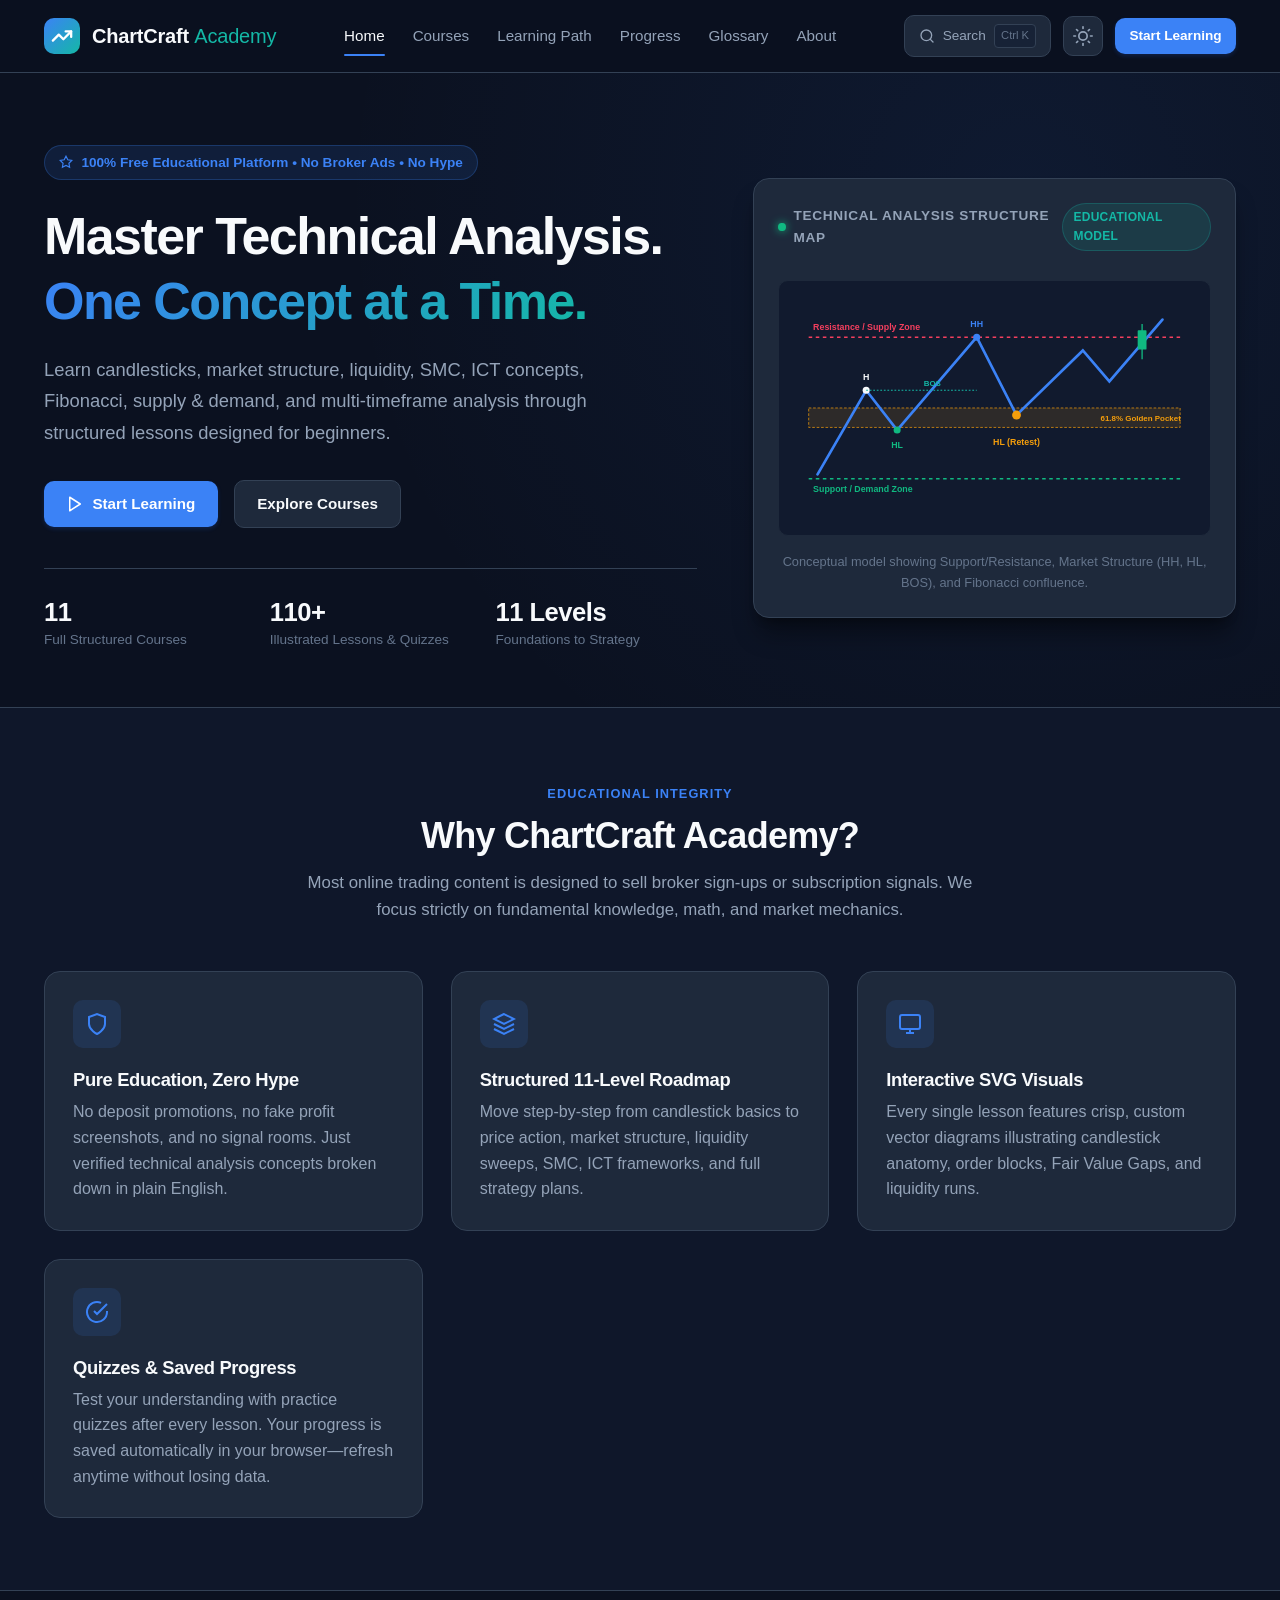
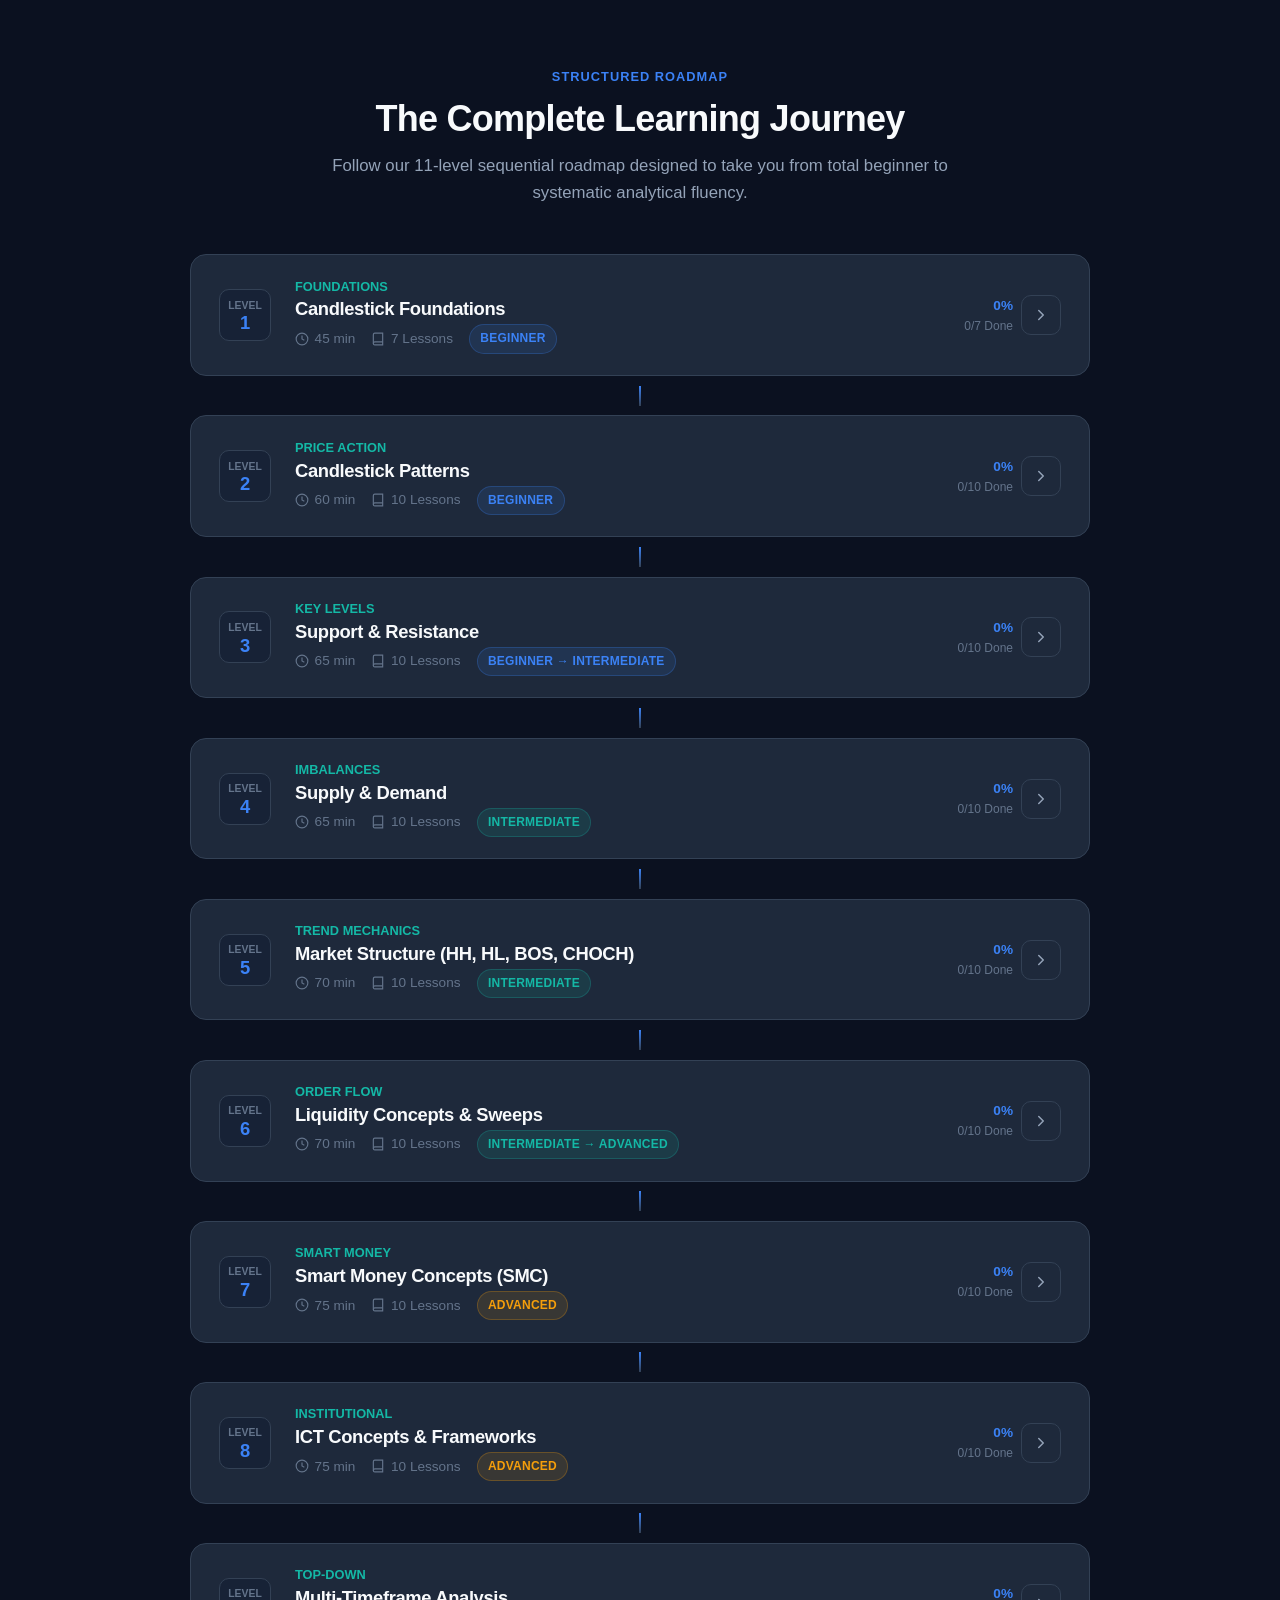
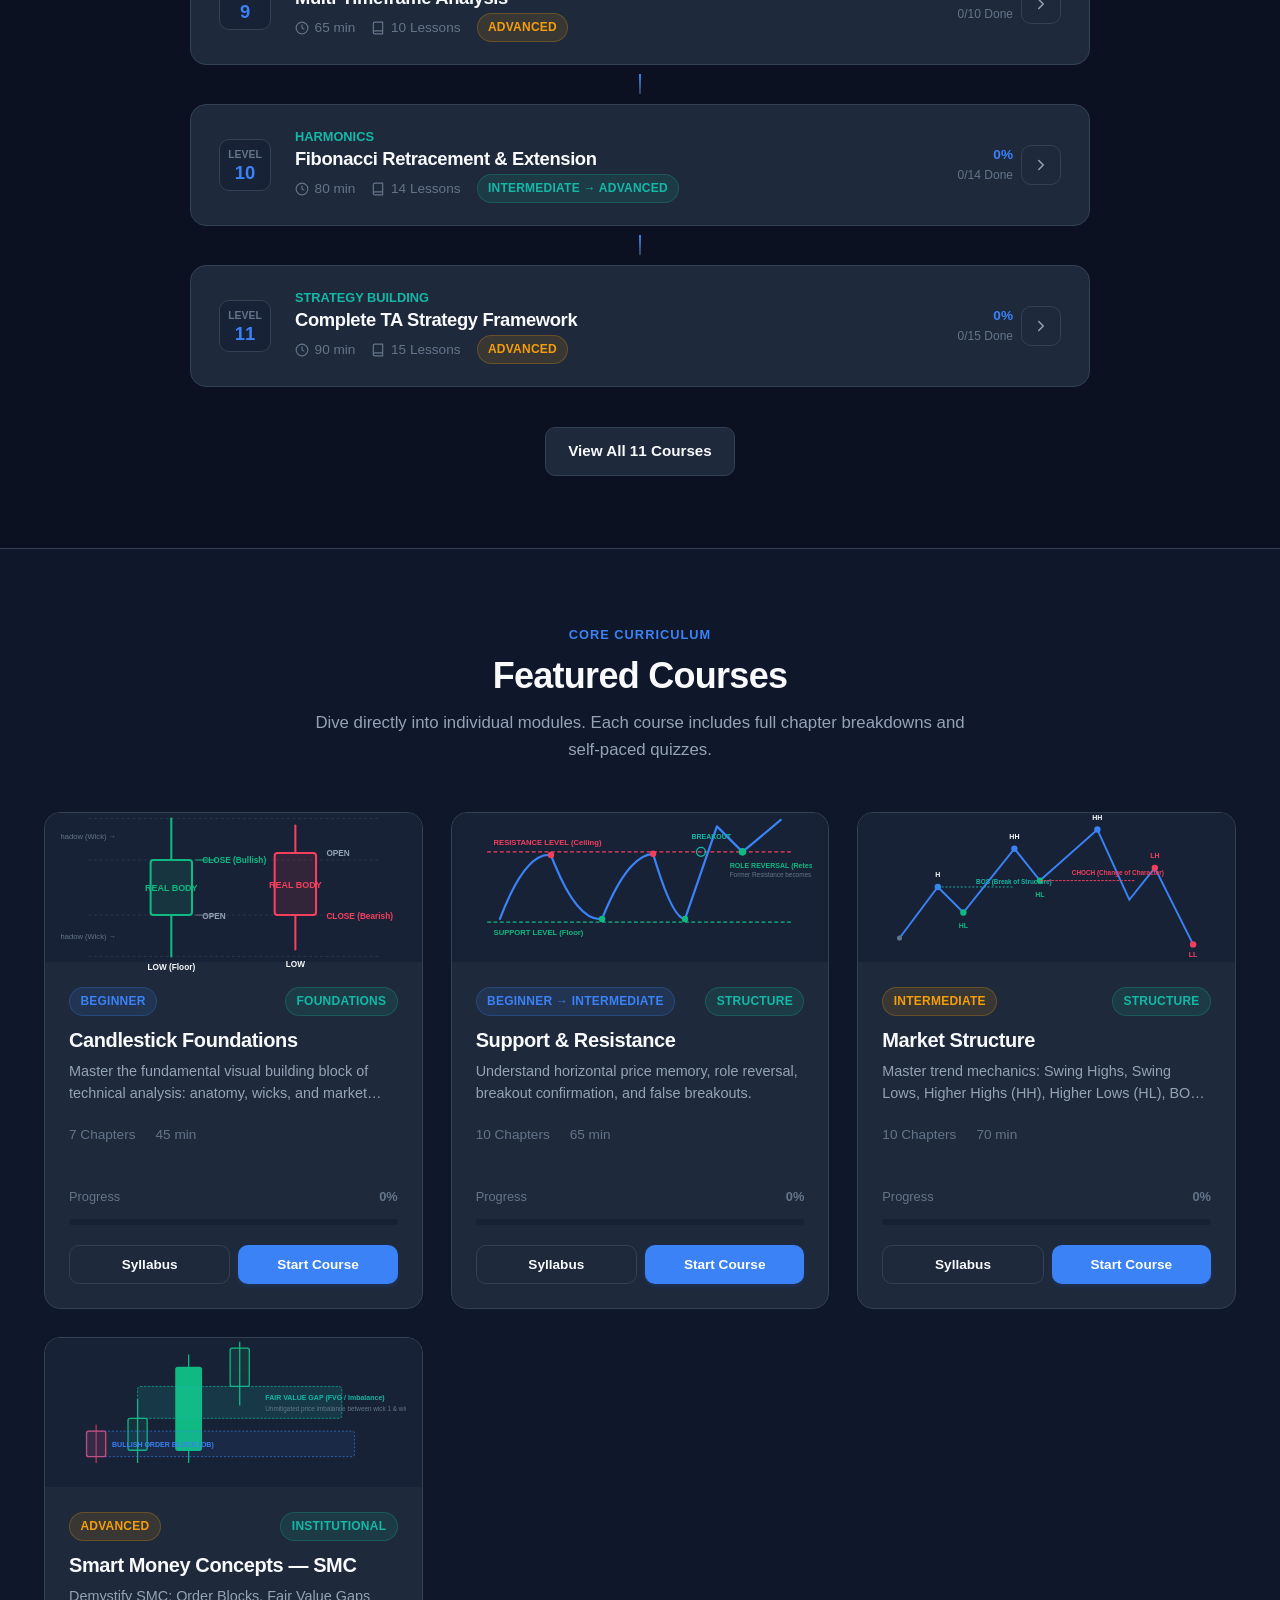
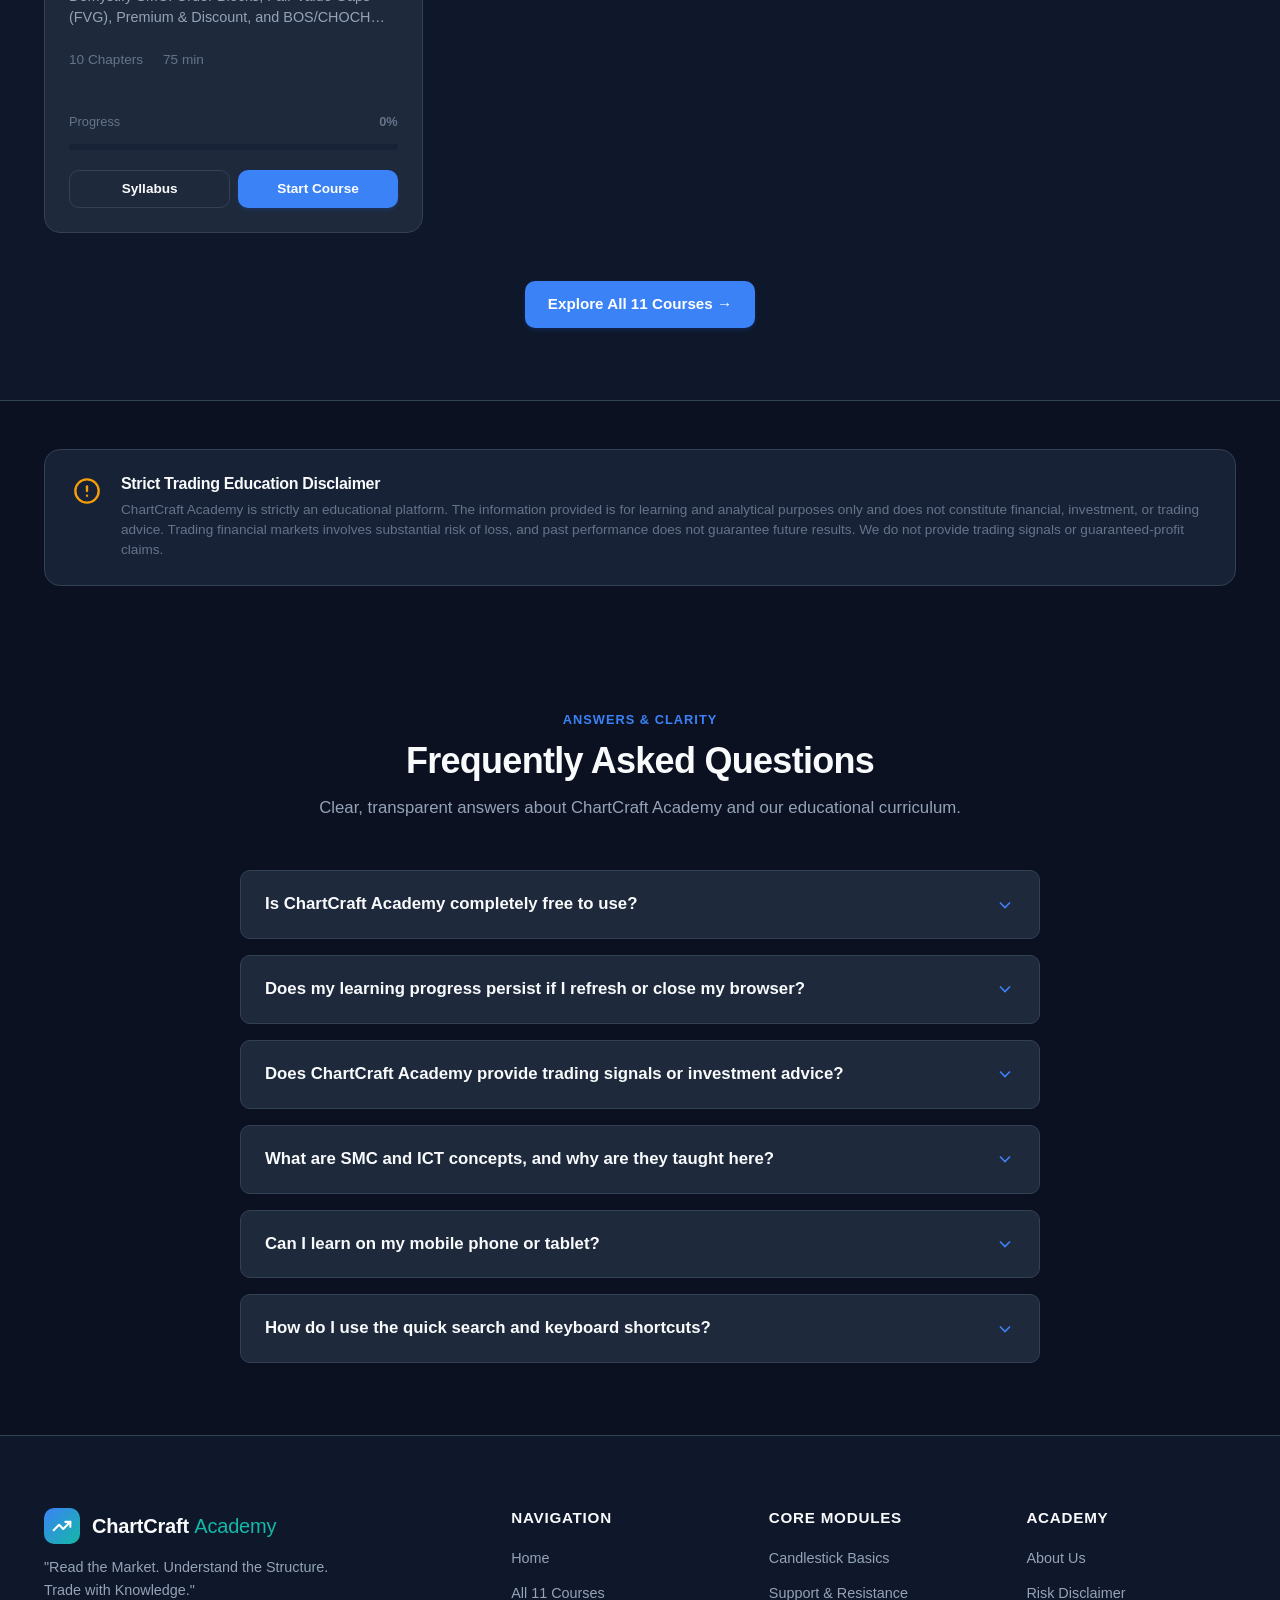
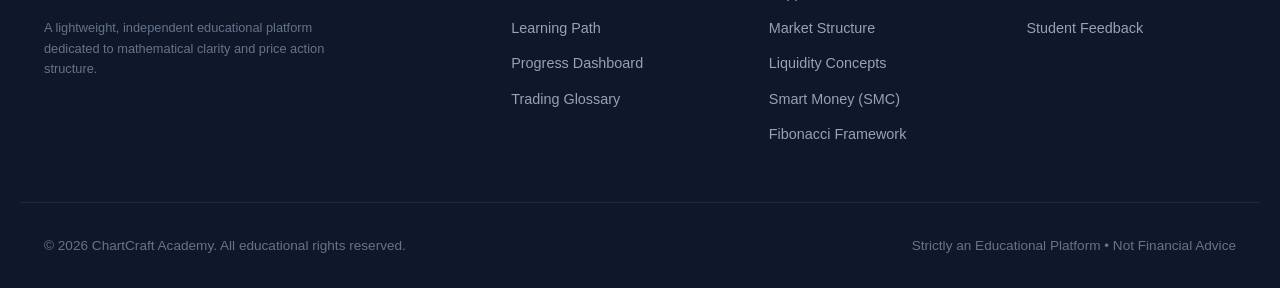
<file: index.html>
<!DOCTYPE html>
<html lang="en" data-theme="dark">
<head>
  <!-- Google tag (gtag.js) -->
  <script async src="https://www.googletagmanager.com/gtag/js?id=G-4Y4MCDEMW6"></script>
  <script>
    window.dataLayer = window.dataLayer || [];
    function gtag(){dataLayer.push(arguments);}
    gtag('js', new Date());

    gtag('config', 'G-4Y4MCDEMW6');
  </script>
  <meta charset="UTF-8">
  <meta name="viewport" content="width=device-width, initial-scale=1.0">
  <title>ChartCraft Academy | Master Technical Analysis & Market Structure</title>
  <meta name="description" content="ChartCraft Academy is an educational platform designed to teach Technical Analysis, market structure, candlesticks, SMC, and Fibonacci through structured lessons.">
  <link rel="stylesheet" href="css/style.css">
</head>
<body>

  <!-- Site Header -->
  <header class="site-header">
    <div class="container nav-container">
      <a href="index.html" class="brand-logo" aria-label="ChartCraft Academy Home">
        <div class="brand-icon">
          <svg width="22" height="22" viewBox="0 0 24 24" fill="none" stroke="currentColor" stroke-width="2.5" stroke-linecap="round" stroke-linejoin="round">
            <polyline points="22 7 13.5 15.5 8.5 10.5 2 17"></polyline>
            <polyline points="16 7 22 7 22 13"></polyline>
          </svg>
        </div>
        <span>ChartCraft <span style="color: var(--accent-teal); font-weight: 400;">Academy</span></span>
      </a>

      <!-- Desktop Nav -->
      <nav class="nav-links" aria-label="Primary Navigation">
        <a href="index.html" class="nav-link active">Home</a>
        <a href="courses.html" class="nav-link">Courses</a>
        <a href="#learning-path" class="nav-link">Learning Path</a>
        <a href="progress.html" class="nav-link">Progress</a>
        <a href="glossary.html" class="nav-link">Glossary</a>
        <a href="about.html" class="nav-link">About</a>
      </nav>

      <!-- Nav Actions -->
      <div class="nav-actions">
        <button class="search-trigger" aria-label="Search Academy" title="Search (Ctrl + K)">
          <svg width="16" height="16" viewBox="0 0 24 24" fill="none" stroke="currentColor" stroke-width="2" stroke-linecap="round" stroke-linejoin="round">
            <circle cx="11" cy="11" r="8"></circle>
            <line x1="21" y1="21" x2="16.65" y2="16.65"></line>
          </svg>
          <span style="font-size: 0.85rem;">Search</span>
          <span class="search-shortcut">Ctrl K</span>
        </button>

        <button class="btn-icon theme-toggle-btn" aria-label="Toggle Dark/Light Mode" title="Toggle Theme">
          <!-- Populated by script.js -->
        </button>

        <a href="lessons.html?course=course-1&lesson=1" class="btn btn-primary btn-sm">
          Start Learning
        </a>

        <button class="btn-icon mobile-menu-btn" aria-label="Open mobile menu">
          <svg width="24" height="24" viewBox="0 0 24 24" fill="none" stroke="currentColor" stroke-width="2" stroke-linecap="round" stroke-linejoin="round">
            <line x1="3" y1="12" x2="21" y2="12"></line>
            <line x1="3" y1="6" x2="21" y2="6"></line>
            <line x1="3" y1="18" x2="21" y2="18"></line>
          </svg>
        </button>
      </div>
    </div>
  </header>

  <!-- Mobile Nav Drawer -->
  <div class="mobile-nav-drawer" role="dialog" aria-modal="true" aria-label="Mobile Navigation">
    <a href="index.html" class="nav-link active">Home</a>
    <a href="courses.html" class="nav-link">All 11 Courses</a>
    <a href="#learning-path" class="nav-link">Learning Roadmap</a>
    <a href="progress.html" class="nav-link">My Progress Dashboard</a>
    <a href="glossary.html" class="nav-link">Trading Glossary</a>
    <a href="about.html" class="nav-link">About Academy</a>
    <div style="margin-top: auto; display: flex; flex-direction: column; gap: 0.75rem;">
      <a href="lessons.html?course=course-1&lesson=1" class="btn btn-primary">Start Learning Now</a>
    </div>
  </div>

  <main>
    <!-- Hero Section -->
    <section class="hero-section">
      <div class="container hero-grid">
        <div class="hero-content">
          <div class="hero-tag">
            <svg width="14" height="14" viewBox="0 0 24 24" fill="none" stroke="currentColor" stroke-width="2">
              <polygon points="12 2 15.09 8.26 22 9.27 17 14.14 18.18 21.02 12 17.77 5.82 21.02 7 14.14 2 9.27 8.91 8.26 12 2"></polygon>
            </svg>
            100% Free Educational Platform • No Broker Ads • No Hype
          </div>
          <h1 class="hero-title">
            Master Technical Analysis. <br>
            <span class="text-gradient">One Concept at a Time.</span>
          </h1>
          <p class="hero-subtitle">
            Learn candlesticks, market structure, liquidity, SMC, ICT concepts, Fibonacci, supply &amp; demand, and multi-timeframe analysis through structured lessons designed for beginners.
          </p>
          <div class="hero-buttons">
            <a href="lessons.html?course=course-1&lesson=1" class="btn btn-primary" id="heroStartLearningBtn">
              <svg width="18" height="18" viewBox="0 0 24 24" fill="none" stroke="currentColor" stroke-width="2" stroke-linecap="round" stroke-linejoin="round">
                <polygon points="5 3 19 12 5 21 5 3"></polygon>
              </svg>
              Start Learning
            </a>
            <a href="courses.html" class="btn btn-secondary" id="heroExploreCoursesBtn">
              Explore Courses
            </a>
          </div>
          <div class="hero-stats">
            <div class="stat-item">
              <h4>11</h4>
              <p>Full Structured Courses</p>
            </div>
            <div class="stat-item">
              <h4>110+</h4>
              <p>Illustrated Lessons &amp; Quizzes</p>
            </div>
            <div class="stat-item">
              <h4>11 Levels</h4>
              <p>Foundations to Strategy</p>
            </div>
          </div>
        </div>

        <!-- TA Educational Diagram -->
        <div class="hero-diagram-card">
          <div class="diagram-header">
            <div class="diagram-title">
              <span class="diagram-pulse"></span>
              Technical Analysis Structure Map
            </div>
            <span class="badge badge-teal">Educational Model</span>
          </div>
          <div class="svg-diagram-wrapper">
            <svg viewBox="0 0 460 260" fill="none" xmlns="http://www.w3.org/2000/svg">
              <!-- S/R lines -->
              <line x1="20" y1="50" x2="440" y2="50" stroke="var(--bearish)" stroke-width="1.5" stroke-dasharray="4 4" />
              <text x="25" y="42" fill="var(--bearish)" font-size="10" font-weight="700">Resistance / Supply Zone</text>
              
              <line x1="20" y1="210" x2="440" y2="210" stroke="var(--bullish)" stroke-width="1.5" stroke-dasharray="4 4" />
              <text x="25" y="225" fill="var(--bullish)" font-size="10" font-weight="700">Support / Demand Zone</text>

              <!-- Fibonacci 61.8% Golden Pocket zone -->
              <rect x="20" y="130" width="420" height="22" fill="rgba(245, 158, 11, 0.12)" stroke="var(--warning)" stroke-width="0.8" stroke-dasharray="3 2" />
              <text x="350" y="145" fill="var(--warning)" font-size="9" font-weight="700">61.8% Golden Pocket</text>

              <!-- Price path -->
              <path d="M 30 205 L 85 110 L 120 155 L 210 50 L 255 138 L 330 65 L 360 100 L 420 30" 
                    stroke="var(--accent-primary)" stroke-width="3" fill="none" stroke-linecap="round" />

              <!-- Structural labels -->
              <circle cx="85" cy="110" r="4" fill="var(--text-primary)" />
              <text x="85" y="98" fill="var(--text-primary)" font-size="10" font-weight="700" text-anchor="middle">H</text>

              <circle cx="120" cy="155" r="4" fill="var(--bullish)" />
              <text x="120" y="175" fill="var(--bullish)" font-size="10" font-weight="700" text-anchor="middle">HL</text>

              <circle cx="210" cy="50" r="4" fill="var(--accent-primary)" />
              <text x="210" y="38" fill="var(--accent-primary)" font-size="10" font-weight="700" text-anchor="middle">HH</text>

              <!-- Break of Structure annotation -->
              <line x1="85" y1="110" x2="210" y2="110" stroke="var(--accent-teal)" stroke-dasharray="2 2" stroke-width="1.2" />
              <text x="150" y="105" fill="var(--accent-teal)" font-size="9" font-weight="700">BOS</text>

              <circle cx="255" cy="138" r="5" fill="var(--warning)" />
              <text x="255" y="172" fill="var(--warning)" font-size="10" font-weight="700" text-anchor="middle">HL (Retest)</text>

              <!-- Candlestick cluster mini -->
              <g transform="translate(385, 30)">
                <line x1="12" y1="5" x2="12" y2="45" stroke="var(--bullish)" stroke-width="1.5" />
                <rect x="7" y="12" width="10" height="22" rx="1" fill="var(--bullish)" />
              </g>
            </svg>
          </div>
          <div class="diagram-caption">
            Conceptual model showing Support/Resistance, Market Structure (HH, HL, BOS), and Fibonacci confluence.
          </div>
        </div>
      </div>
    </section>

    <!-- Value Props / Why Pure Education -->
    <section class="section section-alt">
      <div class="container">
        <div class="section-header">
          <span class="section-tag">Educational Integrity</span>
          <h2 class="section-title">Why ChartCraft Academy?</h2>
          <p class="section-subtitle">
            Most online trading content is designed to sell broker sign-ups or subscription signals. We focus strictly on fundamental knowledge, math, and market mechanics.
          </p>
        </div>
        <div class="features-grid">
          <div class="feature-box">
            <div class="feature-icon">
              <svg width="24" height="24" viewBox="0 0 24 24" fill="none" stroke="currentColor" stroke-width="2">
                <path d="M12 22s8-4 8-10V5l-8-3-8 3v7c0 6 8 10 8 10z"></path>
              </svg>
            </div>
            <h3>Pure Education, Zero Hype</h3>
            <p>No deposit promotions, no fake profit screenshots, and no signal rooms. Just verified technical analysis concepts broken down in plain English.</p>
          </div>
          <div class="feature-box">
            <div class="feature-icon">
              <svg width="24" height="24" viewBox="0 0 24 24" fill="none" stroke="currentColor" stroke-width="2">
                <polygon points="12 2 2 7 12 12 22 7 12 2"></polygon>
                <polyline points="2 17 12 22 22 17"></polyline>
                <polyline points="2 12 12 17 22 12"></polyline>
              </svg>
            </div>
            <h3>Structured 11-Level Roadmap</h3>
            <p>Move step-by-step from candlestick basics to price action, market structure, liquidity sweeps, SMC, ICT frameworks, and full strategy plans.</p>
          </div>
          <div class="feature-box">
            <div class="feature-icon">
              <svg width="24" height="24" viewBox="0 0 24 24" fill="none" stroke="currentColor" stroke-width="2">
                <rect x="2" y="3" width="20" height="14" rx="2" ry="2"></rect>
                <line x1="8" y1="21" x2="16" y2="21"></line>
                <line x1="12" y1="17" x2="12" y2="21"></line>
              </svg>
            </div>
            <h3>Interactive SVG Visuals</h3>
            <p>Every single lesson features crisp, custom vector diagrams illustrating candlestick anatomy, order blocks, Fair Value Gaps, and liquidity runs.</p>
          </div>
          <div class="feature-box">
            <div class="feature-icon">
              <svg width="24" height="24" viewBox="0 0 24 24" fill="none" stroke="currentColor" stroke-width="2">
                <path d="M22 11.08V12a10 10 0 1 1-5.93-9.14"></path>
                <polyline points="22 4 12 14.01 9 11.01"></polyline>
              </svg>
            </div>
            <h3>Quizzes &amp; Saved Progress</h3>
            <p>Test your understanding with practice quizzes after every lesson. Your progress is saved automatically in your browser—refresh anytime without losing data.</p>
          </div>
        </div>
      </div>
    </section>

    <!-- Learning Path Roadmap Section -->
    <section class="section" id="learning-path">
      <div class="container">
        <div class="section-header">
          <span class="section-tag">Structured Roadmap</span>
          <h2 class="section-title">The Complete Learning Journey</h2>
          <p class="section-subtitle">
            Follow our 11-level sequential roadmap designed to take you from total beginner to systematic analytical fluency.
          </p>
        </div>

        <div class="roadmap-container" id="roadmapList">
          <!-- Rendered dynamically via js/script.js -->
        </div>

        <div style="text-align: center; margin-top: 2.5rem;">
          <a href="courses.html" class="btn btn-secondary">
            View All 11 Courses
          </a>
        </div>
      </div>
    </section>

    <!-- Featured Courses Grid -->
    <section class="section section-alt">
      <div class="container">
        <div class="section-header">
          <span class="section-tag">Core Curriculum</span>
          <h2 class="section-title">Featured Courses</h2>
          <p class="section-subtitle">
            Dive directly into individual modules. Each course includes full chapter breakdowns and self-paced quizzes.
          </p>
        </div>

        <div class="courses-grid" id="featuredCoursesGrid">
          <!-- Rendered dynamically via js/script.js -->
        </div>

        <div style="text-align: center; margin-top: 3rem;">
          <a href="courses.html" class="btn btn-primary">
            Explore All 11 Courses &rarr;
          </a>
        </div>
      </div>
    </section>

    <!-- Educational Disclaimer Banner -->
    <section class="container">
      <div class="disclaimer-banner">
        <div class="disclaimer-icon">
          <svg width="28" height="28" viewBox="0 0 24 24" fill="none" stroke="currentColor" stroke-width="2" stroke-linecap="round" stroke-linejoin="round">
            <circle cx="12" cy="12" r="10"></circle>
            <line x1="12" y1="8" x2="12" y2="12"></line>
            <line x1="12" y1="16" x2="12.01" y2="16"></line>
          </svg>
        </div>
        <div class="disclaimer-text">
          <h4>Strict Trading Education Disclaimer</h4>
          <p>
            ChartCraft Academy is strictly an educational platform. The information provided is for learning and analytical purposes only and does not constitute financial, investment, or trading advice. Trading financial markets involves substantial risk of loss, and past performance does not guarantee future results. We do not provide trading signals or guaranteed-profit claims.
          </p>
        </div>
      </div>
    </section>

    <!-- FAQ Accordion -->
    <section class="section">
      <div class="container">
        <div class="section-header">
          <span class="section-tag">Answers &amp; Clarity</span>
          <h2 class="section-title">Frequently Asked Questions</h2>
          <p class="section-subtitle">
            Clear, transparent answers about ChartCraft Academy and our educational curriculum.
          </p>
        </div>

        <div class="faq-list">
          <div class="faq-item">
            <button class="faq-question">
              Is ChartCraft Academy completely free to use?
              <span class="faq-icon">
                <svg width="20" height="20" viewBox="0 0 24 24" fill="none" stroke="currentColor" stroke-width="2">
                  <polyline points="6 9 12 15 18 9"></polyline>
                </svg>
              </span>
            </button>
            <div class="faq-answer">
              <p>Yes. 100% of our educational curriculum, interactive SVG diagrams, quizzes, and glossary are completely free. You do not need to register, deposit funds, or connect to any brokerage platform.</p>
            </div>
          </div>

          <div class="faq-item">
            <button class="faq-question">
              Does my learning progress persist if I refresh or close my browser?
              <span class="faq-icon">
                <svg width="20" height="20" viewBox="0 0 24 24" fill="none" stroke="currentColor" stroke-width="2">
                  <polyline points="6 9 12 15 18 9"></polyline>
                </svg>
              </span>
            </button>
            <div class="faq-answer">
              <p>Yes. All completed lessons, quiz scores, and your overall academy progress are saved locally inside your browser's localStorage. You can refresh, close your browser, and resume exactly where you left off.</p>
            </div>
          </div>

          <div class="faq-item">
            <button class="faq-question">
              Does ChartCraft Academy provide trading signals or investment advice?
              <span class="faq-icon">
                <svg width="20" height="20" viewBox="0 0 24 24" fill="none" stroke="currentColor" stroke-width="2">
                  <polyline points="6 9 12 15 18 9"></polyline>
                </svg>
              </span>
            </button>
            <div class="faq-answer">
              <p>No. ChartCraft Academy is strictly an educational platform. We teach market structure, candlestick math, and risk-to-reward frameworks. We never offer trade signals, copy-trading, or investment guarantees.</p>
            </div>
          </div>

          <div class="faq-item">
            <button class="faq-question">
              What are SMC and ICT concepts, and why are they taught here?
              <span class="faq-icon">
                <svg width="20" height="20" viewBox="0 0 24 24" fill="none" stroke="currentColor" stroke-width="2">
                  <polyline points="6 9 12 15 18 9"></polyline>
                </svg>
              </span>
            </button>
            <div class="faq-answer">
              <p>Smart Money Concepts (SMC) and ICT terminology are modern price action frameworks popular among retail traders. We teach these concepts objectively as educational analytical tools—focusing on liquidity, order imbalances, and market structure—while stripping away conspiracy myths or claims of secret manipulation.</p>
            </div>
          </div>

          <div class="faq-item">
            <button class="faq-question">
              Can I learn on my mobile phone or tablet?
              <span class="faq-icon">
                <svg width="20" height="20" viewBox="0 0 24 24" fill="none" stroke="currentColor" stroke-width="2">
                  <polyline points="6 9 12 15 18 9"></polyline>
                </svg>
              </span>
            </button>
            <div class="faq-answer">
              <p>Yes. ChartCraft Academy is fully responsive across all device sizes, including 360px smartphones, tablets, laptops, and ultra-wide desktop monitors.</p>
            </div>
          </div>

          <div class="faq-item">
            <button class="faq-question">
              How do I use the quick search and keyboard shortcuts?
              <span class="faq-icon">
                <svg width="20" height="20" viewBox="0 0 24 24" fill="none" stroke="currentColor" stroke-width="2">
                  <polyline points="6 9 12 15 18 9"></polyline>
                </svg>
              </span>
            </button>
            <div class="faq-answer">
              <p>Press <strong>Ctrl + K</strong> (or <strong>/</strong> on your keyboard) at any time to open the global search modal. You can instantly find any course, specific lesson, concept, or trading glossary term.</p>
            </div>
          </div>
        </div>
      </div>
    </section>
  </main>

  <!-- Site Footer -->
  <footer class="site-footer">
    <div class="container footer-grid">
      <div class="footer-brand">
        <a href="index.html" class="brand-logo">
          <div class="brand-icon">
            <svg width="20" height="20" viewBox="0 0 24 24" fill="none" stroke="currentColor" stroke-width="2.5" stroke-linecap="round" stroke-linejoin="round">
              <polyline points="22 7 13.5 15.5 8.5 10.5 2 17"></polyline>
              <polyline points="16 7 22 7 22 13"></polyline>
            </svg>
          </div>
          <span>ChartCraft <span style="color: var(--accent-teal); font-weight: 400;">Academy</span></span>
        </a>
        <p>
          "Read the Market. Understand the Structure. Trade with Knowledge."
        </p>
        <p style="font-size: 0.8rem; color: var(--text-muted); margin-top: 1rem;">
          A lightweight, independent educational platform dedicated to mathematical clarity and price action structure.
        </p>
      </div>

      <div class="footer-col">
        <h4>Navigation</h4>
        <div class="footer-links">
          <a href="index.html" class="footer-link">Home</a>
          <a href="courses.html" class="footer-link">All 11 Courses</a>
          <a href="#learning-path" class="footer-link">Learning Path</a>
          <a href="progress.html" class="footer-link">Progress Dashboard</a>
          <a href="glossary.html" class="footer-link">Trading Glossary</a>
        </div>
      </div>

      <div class="footer-col">
        <h4>Core Modules</h4>
        <div class="footer-links">
          <a href="course-details.html?course=course-1" class="footer-link">Candlestick Basics</a>
          <a href="course-details.html?course=course-3" class="footer-link">Support &amp; Resistance</a>
          <a href="course-details.html?course=course-5" class="footer-link">Market Structure</a>
          <a href="course-details.html?course=course-6" class="footer-link">Liquidity Concepts</a>
          <a href="course-details.html?course=course-7" class="footer-link">Smart Money (SMC)</a>
          <a href="course-details.html?course=course-10" class="footer-link">Fibonacci Framework</a>
        </div>
      </div>

      <div class="footer-col">
        <h4>Academy</h4>
        <div class="footer-links">
          <a href="about.html" class="footer-link">About Us</a>
          <a href="about.html#disclaimer" class="footer-link">Risk Disclaimer</a>
          <a href="about.html#contact" class="footer-link">Student Feedback</a>
        </div>
      </div>
    </div>

    <div class="container footer-bottom">
      <div>
        &copy; 2026 ChartCraft Academy. All educational rights reserved.
      </div>
      <div>
        Strictly an Educational Platform • Not Financial Advice
      </div>
    </div>
  </footer>

  <!-- Scripts -->
  <script src="js/progress.js"></script>
  <script src="js/courses.js"></script>
  <script src="js/script.js"></script>
  <script>
    document.addEventListener('DOMContentLoaded', () => {
      // Render Roadmap
      if (typeof renderRoadmap === 'function') {
        renderRoadmap('roadmapList');
      }

      // Render 4 Featured Courses
      const featuredContainer = document.getElementById('featuredCoursesGrid');
      if (featuredContainer && typeof AcademyCourses !== 'undefined') {
        const featuredIds = ['course-1', 'course-3', 'course-5', 'course-7'];
        const featured = AcademyCourses.filter(c => featuredIds.includes(c.id));
        
        featuredContainer.innerHTML = featured.map(course => {
          const totalLessons = course.chapters ? course.chapters.length : 0;
          const progress = typeof ProgressTracker !== 'undefined'
            ? ProgressTracker.getCourseProgress(course.id, totalLessons)
            : { completed: 0, total: totalLessons, percentage: 0 };

          const visualSvg = typeof course.svgPreview === 'function' ? course.svgPreview() : '';

          return `
            <div class="course-card">
              <div class="course-card-visual">${visualSvg}</div>
              <div class="course-card-body">
                <div class="course-card-badges">
                  <span class="badge ${course.difficulty.includes('Beginner') ? 'badge-blue' : 'badge-amber'}">${course.difficulty}</span>
                  <span class="badge badge-teal">${course.category}</span>
                </div>
                <h3 class="course-card-title">${escapeHtml(course.title)}</h3>
                <p class="course-card-desc">${escapeHtml(course.shortDesc)}</p>
                <div class="course-card-meta">
                  <span>${totalLessons} Chapters</span>
                  <span>${course.duration}</span>
                </div>
                <div class="course-card-footer">
                  <div class="progress-label-wrap">
                    <span>Progress</span>
                    <span><strong>${progress.percentage}%</strong></span>
                  </div>
                  <div class="progress-bar-container">
                    <div class="progress-bar-fill" style="width: ${progress.percentage}%;"></div>
                  </div>
                  <div style="display: flex; gap: 0.5rem; margin-top: 0.5rem;">
                    <a href="course-details.html?course=${course.id}" class="btn btn-secondary btn-sm" style="flex: 1;">
                      Syllabus
                    </a>
                    <a href="lessons.html?course=${course.id}&lesson=1" class="btn btn-primary btn-sm" style="flex: 1;">
                      ${progress.completed > 0 ? 'Continue' : 'Start Course'}
                    </a>
                  </div>
                </div>
              </div>
            </div>
          `;
        }).join('');
      }
    });
  </script>
</body>
</html>
</file>
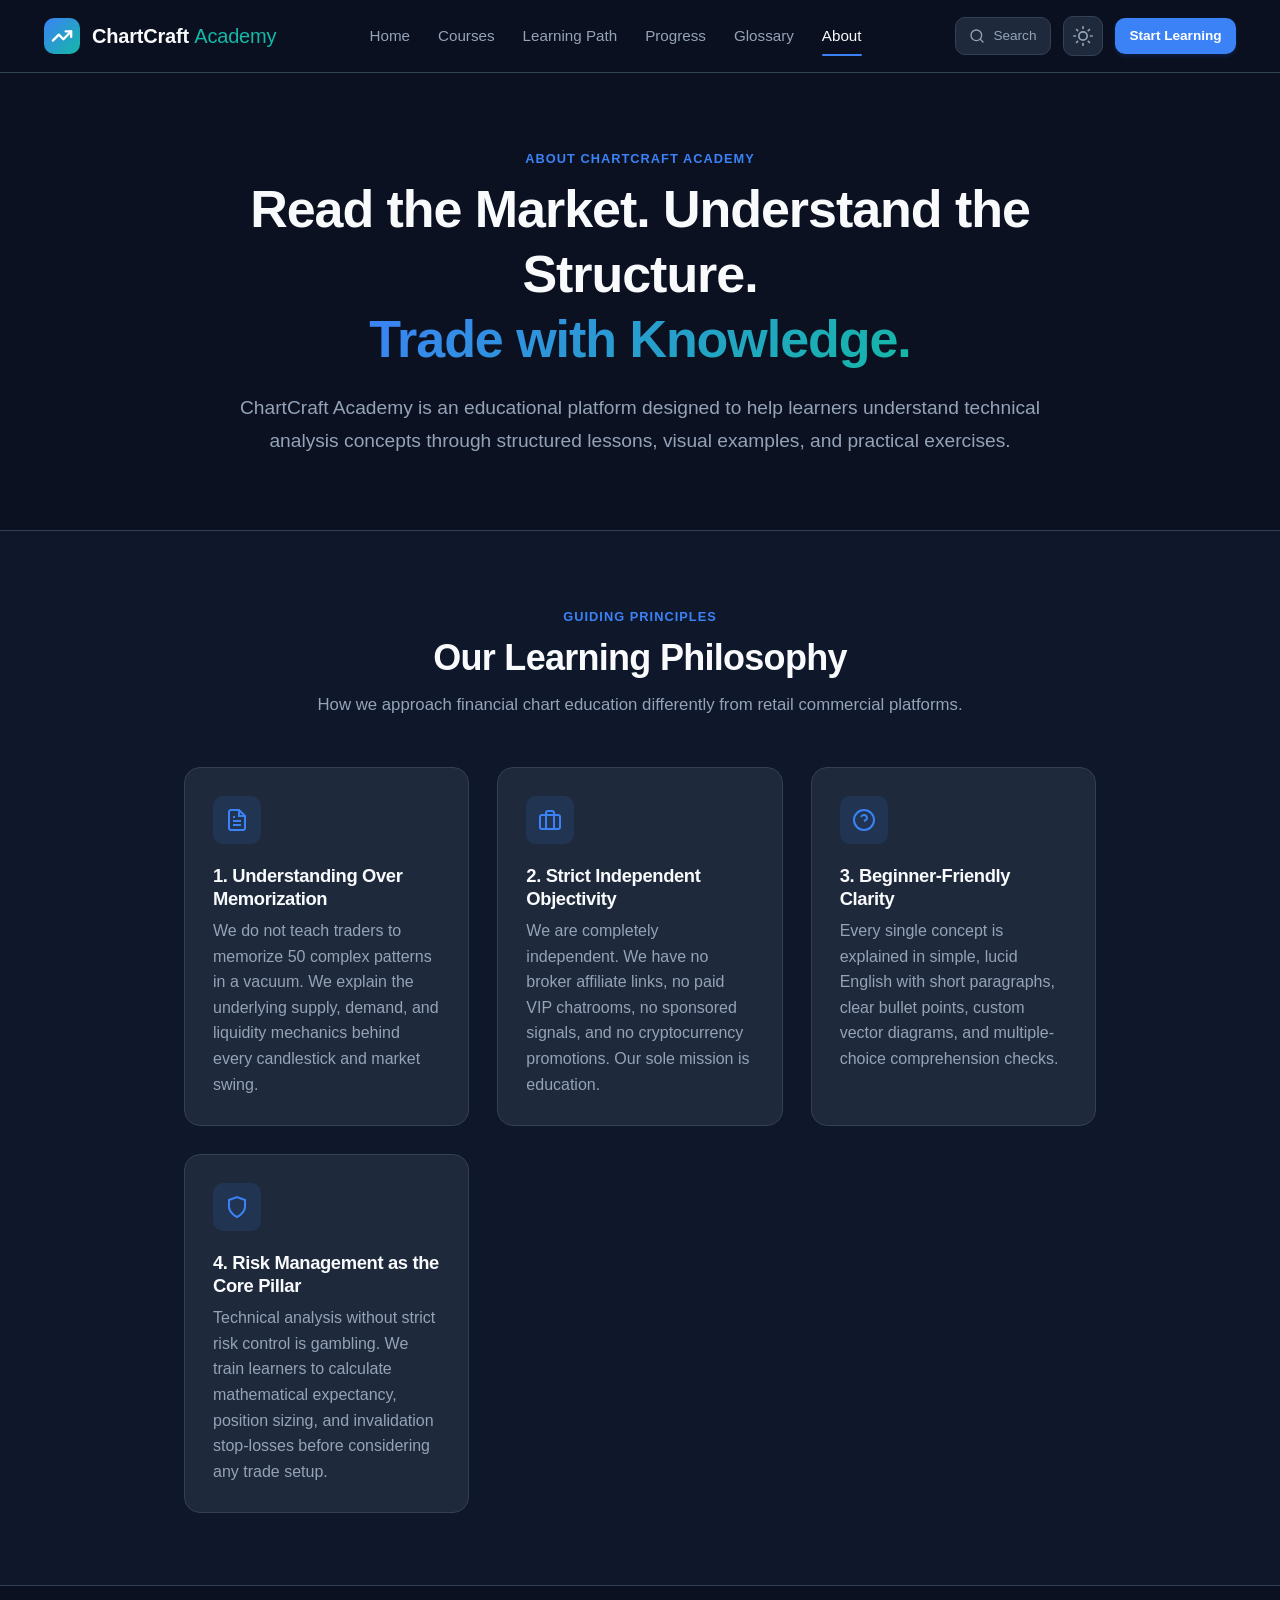
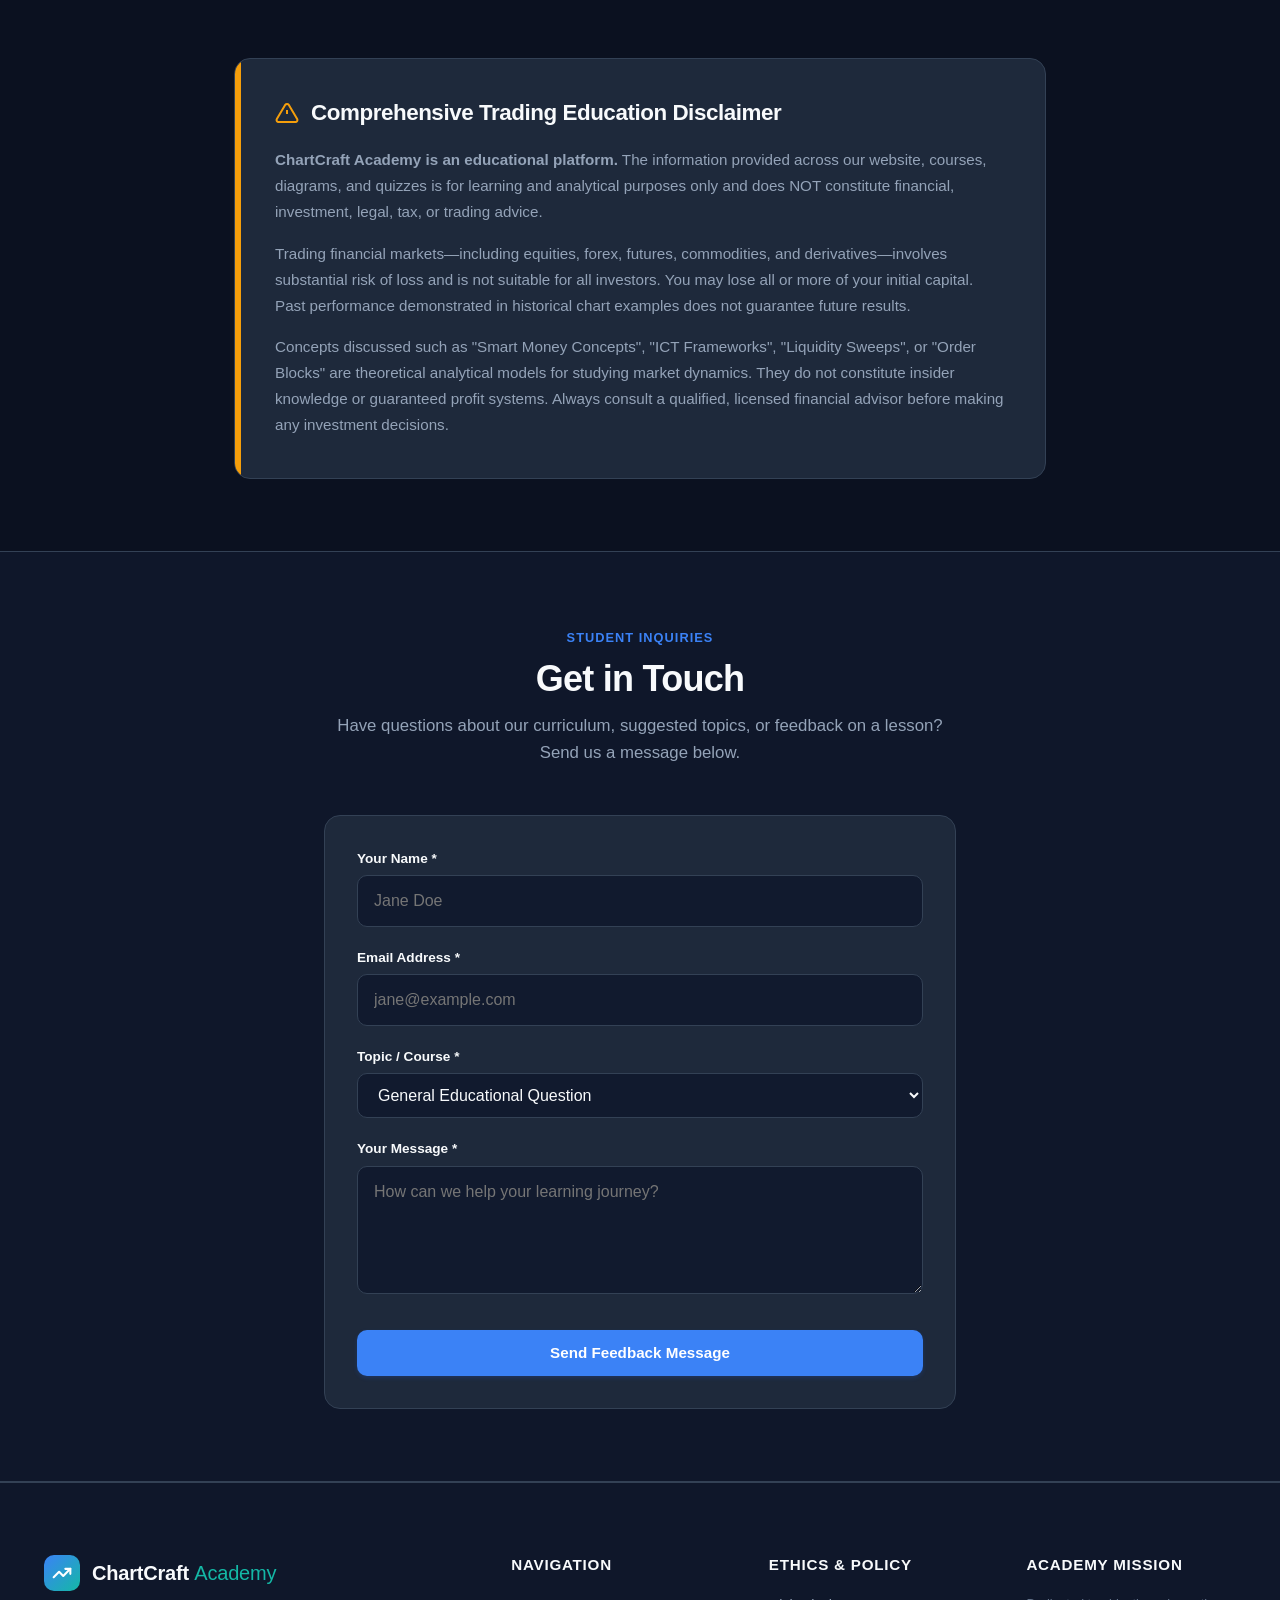
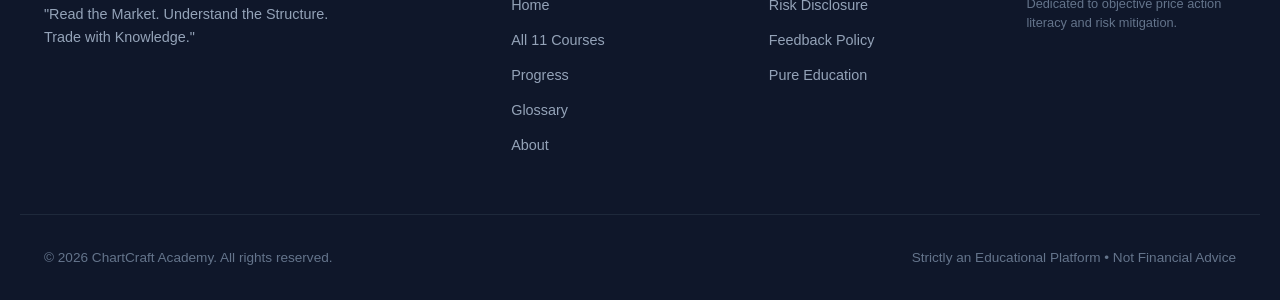
<file: about.html>
<!DOCTYPE html>
<html lang="en" data-theme="dark">
<head>
  <!-- Google tag (gtag.js) -->
  <script async src="https://www.googletagmanager.com/gtag/js?id=G-4Y4MCDEMW6"></script>
  <script>
    window.dataLayer = window.dataLayer || [];
    function gtag(){dataLayer.push(arguments);}
    gtag('js', new Date());

    gtag('config', 'G-4Y4MCDEMW6');
  </script>
  <meta charset="UTF-8">
  <meta name="viewport" content="width=device-width, initial-scale=1.0">
  <title>About Us | ChartCraft Academy</title>
  <meta name="description" content="ChartCraft Academy is an independent educational platform dedicated to teaching market structure, technical analysis, and risk management with mathematical clarity.">
  <link rel="stylesheet" href="css/style.css">
</head>
<body>

  <!-- Site Header -->
  <header class="site-header">
    <div class="container nav-container">
      <a href="index.html" class="brand-logo" aria-label="ChartCraft Academy Home">
        <div class="brand-icon">
          <svg width="22" height="22" viewBox="0 0 24 24" fill="none" stroke="currentColor" stroke-width="2.5" stroke-linecap="round" stroke-linejoin="round">
            <polyline points="22 7 13.5 15.5 8.5 10.5 2 17"></polyline>
            <polyline points="16 7 22 7 22 13"></polyline>
          </svg>
        </div>
        <span>ChartCraft <span style="color: var(--accent-teal); font-weight: 400;">Academy</span></span>
      </a>

      <!-- Desktop Nav -->
      <nav class="nav-links" aria-label="Primary Navigation">
        <a href="index.html" class="nav-link">Home</a>
        <a href="courses.html" class="nav-link">Courses</a>
        <a href="index.html#learning-path" class="nav-link">Learning Path</a>
        <a href="progress.html" class="nav-link">Progress</a>
        <a href="glossary.html" class="nav-link">Glossary</a>
        <a href="about.html" class="nav-link active">About</a>
      </nav>

      <!-- Nav Actions -->
      <div class="nav-actions">
        <button class="search-trigger" aria-label="Search Academy" title="Search (Ctrl + K)">
          <svg width="16" height="16" viewBox="0 0 24 24" fill="none" stroke="currentColor" stroke-width="2" stroke-linecap="round" stroke-linejoin="round">
            <circle cx="11" cy="11" r="8"></circle>
            <line x1="21" y1="21" x2="16.65" y2="16.65"></line>
          </svg>
          <span style="font-size: 0.85rem;">Search</span>
        </button>

        <button class="btn-icon theme-toggle-btn" aria-label="Toggle Dark/Light Mode" title="Toggle Theme">
          <!-- Populated by script.js -->
        </button>

        <a href="lessons.html?course=course-1&lesson=1" class="btn btn-primary btn-sm">
          Start Learning
        </a>

        <button class="btn-icon mobile-menu-btn" aria-label="Open mobile menu">
          <svg width="24" height="24" viewBox="0 0 24 24" fill="none" stroke="currentColor" stroke-width="2" stroke-linecap="round" stroke-linejoin="round">
            <line x1="3" y1="12" x2="21" y2="12"></line>
            <line x1="3" y1="6" x2="21" y2="6"></line>
            <line x1="3" y1="18" x2="21" y2="18"></line>
          </svg>
        </button>
      </div>
    </div>
  </header>

  <!-- Mobile Nav Drawer -->
  <div class="mobile-nav-drawer" role="dialog" aria-modal="true" aria-label="Mobile Navigation">
    <a href="index.html" class="nav-link">Home</a>
    <a href="courses.html" class="nav-link">All 11 Courses</a>
    <a href="index.html#learning-path" class="nav-link">Learning Roadmap</a>
    <a href="progress.html" class="nav-link">My Progress Dashboard</a>
    <a href="glossary.html" class="nav-link">Trading Glossary</a>
    <a href="about.html" class="nav-link active">About Academy</a>
  </div>

  <main>
    <!-- About Hero -->
    <section class="section" style="padding: 4.5rem 0 2.5rem;">
      <div class="container" style="max-width: 860px; text-align: center;">
        <span class="section-tag">About ChartCraft Academy</span>
        <h1 class="section-title" style="margin-bottom: 1.25rem;">
          Read the Market. Understand the Structure. <br>
          <span class="text-gradient">Trade with Knowledge.</span>
        </h1>
        <p style="font-size: 1.2rem; line-height: 1.7; color: var(--text-secondary); margin-bottom: 2rem;">
          ChartCraft Academy is an educational platform designed to help learners understand technical analysis concepts through structured lessons, visual examples, and practical exercises.
        </p>
      </div>
    </section>

    <!-- Core Philosophy & Pillars -->
    <section class="section section-alt">
      <div class="container" style="max-width: 960px;">
        <div class="section-header">
          <span class="section-tag">Guiding Principles</span>
          <h2 class="section-title">Our Learning Philosophy</h2>
          <p class="section-subtitle">
            How we approach financial chart education differently from retail commercial platforms.
          </p>
        </div>

        <div class="features-grid">
          <div class="feature-box">
            <div class="feature-icon">
              <svg width="24" height="24" viewBox="0 0 24 24" fill="none" stroke="currentColor" stroke-width="2">
                <path d="M14 2H6a2 2 0 0 0-2 2v16a2 2 0 0 0 2 2h12a2 2 0 0 0 2-2V8z"></path>
                <polyline points="14 2 14 8 20 8"></polyline>
                <line x1="16" y1="13" x2="8" y2="13"></line>
                <line x1="16" y1="17" x2="8" y2="17"></line>
                <polyline points="10 9 9 9 8 9"></polyline>
              </svg>
            </div>
            <h3>1. Understanding Over Memorization</h3>
            <p>We do not teach traders to memorize 50 complex patterns in a vacuum. We explain the underlying supply, demand, and liquidity mechanics behind every candlestick and market swing.</p>
          </div>

          <div class="feature-box">
            <div class="feature-icon">
              <svg width="24" height="24" viewBox="0 0 24 24" fill="none" stroke="currentColor" stroke-width="2">
                <rect x="2" y="7" width="20" height="14" rx="2" ry="2"></rect>
                <path d="M16 21V5a2 2 0 0 0-2-2h-4a2 2 0 0 0-2 2v16"></path>
              </svg>
            </div>
            <h3>2. Strict Independent Objectivity</h3>
            <p>We are completely independent. We have no broker affiliate links, no paid VIP chatrooms, no sponsored signals, and no cryptocurrency promotions. Our sole mission is education.</p>
          </div>

          <div class="feature-box">
            <div class="feature-icon">
              <svg width="24" height="24" viewBox="0 0 24 24" fill="none" stroke="currentColor" stroke-width="2">
                <circle cx="12" cy="12" r="10"></circle>
                <path d="M9.09 9a3 3 0 0 1 5.83 1c0 2-3 3-3 3"></path>
                <line x1="12" y1="17" x2="12.01" y2="17"></line>
              </svg>
            </div>
            <h3>3. Beginner-Friendly Clarity</h3>
            <p>Every single concept is explained in simple, lucid English with short paragraphs, clear bullet points, custom vector diagrams, and multiple-choice comprehension checks.</p>
          </div>

          <div class="feature-box">
            <div class="feature-icon">
              <svg width="24" height="24" viewBox="0 0 24 24" fill="none" stroke="currentColor" stroke-width="2">
                <path d="M12 22s8-4 8-10V5l-8-3-8 3v7c0 6 8 10 8 10z"></path>
              </svg>
            </div>
            <h3>4. Risk Management as the Core Pillar</h3>
            <p>Technical analysis without strict risk control is gambling. We train learners to calculate mathematical expectancy, position sizing, and invalidation stop-losses before considering any trade setup.</p>
          </div>
        </div>
      </div>
    </section>

    <!-- Comprehensive Trading Education Disclaimer Section -->
    <section class="section" id="disclaimer">
      <div class="container" style="max-width: 860px;">
        <div style="background-color: var(--bg-card); border: 1px solid var(--border-color); border-radius: var(--radius-lg); padding: 2.5rem; position: relative; overflow: hidden;">
          <div style="position: absolute; top: 0; left: 0; width: 6px; height: 100%; background-color: var(--warning);"></div>
          
          <div style="display: flex; align-items: center; gap: 0.75rem; margin-bottom: 1.25rem;">
            <svg width="24" height="24" viewBox="0 0 24 24" fill="none" stroke="var(--warning)" stroke-width="2">
              <path d="M10.29 3.86L1.82 18a2 2 0 0 0 1.71 3h16.94a2 2 0 0 0 1.71-3L13.71 3.86a2 2 0 0 0-3.42 0z"></path>
              <line x1="12" y1="9" x2="12" y2="13"></line>
              <line x1="12" y1="17" x2="12.01" y2="17"></line>
            </svg>
            <h2 style="font-size: 1.4rem; margin: 0;">Comprehensive Trading Education Disclaimer</h2>
          </div>

          <p style="font-size: 0.95rem; line-height: 1.7; color: var(--text-secondary); margin-bottom: 1rem;">
            <strong>ChartCraft Academy is an educational platform.</strong> The information provided across our website, courses, diagrams, and quizzes is for learning and analytical purposes only and does NOT constitute financial, investment, legal, tax, or trading advice.
          </p>

          <p style="font-size: 0.95rem; line-height: 1.7; color: var(--text-secondary); margin-bottom: 1rem;">
            Trading financial markets—including equities, forex, futures, commodities, and derivatives—involves substantial risk of loss and is not suitable for all investors. You may lose all or more of your initial capital. Past performance demonstrated in historical chart examples does not guarantee future results.
          </p>

          <p style="font-size: 0.95rem; line-height: 1.7; color: var(--text-secondary); margin-bottom: 0;">
            Concepts discussed such as "Smart Money Concepts", "ICT Frameworks", "Liquidity Sweeps", or "Order Blocks" are theoretical analytical models for studying market dynamics. They do not constitute insider knowledge or guaranteed profit systems. Always consult a qualified, licensed financial advisor before making any investment decisions.
          </p>
        </div>
      </div>
    </section>

    <!-- Student Feedback / Contact Form -->
    <section class="section section-alt" id="contact">
      <div class="container" style="max-width: 680px;">
        <div class="section-header">
          <span class="section-tag">Student Inquiries</span>
          <h2 class="section-title">Get in Touch</h2>
          <p class="section-subtitle">
            Have questions about our curriculum, suggested topics, or feedback on a lesson? Send us a message below.
          </p>
        </div>

        <form id="contactForm" style="background-color: var(--bg-card); border: 1px solid var(--border-color); border-radius: var(--radius-lg); padding: 2rem; display: flex; flex-direction: column; gap: 1.25rem;">
          <div>
            <label for="contactName" style="display: block; font-size: 0.85rem; font-weight: 600; margin-bottom: 0.35rem; color: var(--text-primary);">
              Your Name *
            </label>
            <input type="text" id="contactName" required placeholder="Jane Doe" 
                   style="width: 100%; padding: 0.75rem 1rem; border-radius: var(--radius-md); background: var(--bg-input); border: 1px solid var(--border-color); color: var(--text-primary); outline: none;">
          </div>

          <div>
            <label for="contactEmail" style="display: block; font-size: 0.85rem; font-weight: 600; margin-bottom: 0.35rem; color: var(--text-primary);">
              Email Address *
            </label>
            <input type="email" id="contactEmail" required placeholder="jane@example.com" 
                   style="width: 100%; padding: 0.75rem 1rem; border-radius: var(--radius-md); background: var(--bg-input); border: 1px solid var(--border-color); color: var(--text-primary); outline: none;">
          </div>

          <div>
            <label for="contactTopic" style="display: block; font-size: 0.85rem; font-weight: 600; margin-bottom: 0.35rem; color: var(--text-primary);">
              Topic / Course *
            </label>
            <select id="contactTopic" required 
                    style="width: 100%; padding: 0.75rem 1rem; border-radius: var(--radius-md); background: var(--bg-input); border: 1px solid var(--border-color); color: var(--text-primary); outline: none;">
              <option value="general">General Educational Question</option>
              <option value="course-feedback">Course or Lesson Feedback</option>
              <option value="diagram-suggestion">Diagram or Quiz Suggestion</option>
              <option value="bug-report">Technical Bug or Issue</option>
            </select>
          </div>

          <div>
            <label for="contactMessage" style="display: block; font-size: 0.85rem; font-weight: 600; margin-bottom: 0.35rem; color: var(--text-primary);">
              Your Message *
            </label>
            <textarea id="contactMessage" required rows="4" placeholder="How can we help your learning journey?" 
                      style="width: 100%; padding: 0.75rem 1rem; border-radius: var(--radius-md); background: var(--bg-input); border: 1px solid var(--border-color); color: var(--text-primary); outline: none; resize: vertical;"></textarea>
          </div>

          <button type="submit" class="btn btn-primary" style="margin-top: 0.5rem; width: 100%;">
            Send Feedback Message
          </button>
        </form>
      </div>
    </section>
  </main>

  <!-- Site Footer -->
  <footer class="site-footer">
    <div class="container footer-grid">
      <div class="footer-brand">
        <a href="index.html" class="brand-logo">
          <div class="brand-icon">
            <svg width="20" height="20" viewBox="0 0 24 24" fill="none" stroke="currentColor" stroke-width="2.5" stroke-linecap="round" stroke-linejoin="round">
              <polyline points="22 7 13.5 15.5 8.5 10.5 2 17"></polyline>
              <polyline points="16 7 22 7 22 13"></polyline>
            </svg>
          </div>
          <span>ChartCraft <span style="color: var(--accent-teal); font-weight: 400;">Academy</span></span>
        </a>
        <p>"Read the Market. Understand the Structure. Trade with Knowledge."</p>
      </div>

      <div class="footer-col">
        <h4>Navigation</h4>
        <div class="footer-links">
          <a href="index.html" class="footer-link">Home</a>
          <a href="courses.html" class="footer-link">All 11 Courses</a>
          <a href="progress.html" class="footer-link">Progress</a>
          <a href="glossary.html" class="footer-link">Glossary</a>
          <a href="about.html" class="footer-link">About</a>
        </div>
      </div>

      <div class="footer-col">
        <h4>Ethics &amp; Policy</h4>
        <div class="footer-links">
          <a href="#disclaimer" class="footer-link">Risk Disclosure</a>
          <a href="#contact" class="footer-link">Feedback Policy</a>
          <a href="index.html" class="footer-link">Pure Education</a>
        </div>
      </div>

      <div class="footer-col">
        <h4>Academy Mission</h4>
        <p style="font-size: 0.8rem; color: var(--text-muted); line-height: 1.5;">
          Dedicated to objective price action literacy and risk mitigation.
        </p>
      </div>
    </div>

    <div class="container footer-bottom">
      <div>&copy; 2026 ChartCraft Academy. All rights reserved.</div>
      <div>Strictly an Educational Platform • Not Financial Advice</div>
    </div>
  </footer>

  <!-- Scripts -->
  <script src="js/progress.js"></script>
  <script src="js/courses.js"></script>
  <script src="js/script.js"></script>
  <script>
    document.addEventListener('DOMContentLoaded', () => {
      const form = document.getElementById('contactForm');
      if (form) {
        form.addEventListener('submit', (e) => {
          e.preventDefault();
          const name = document.getElementById('contactName').value.trim();
          showToast(`Thank you, ${name}! Your feedback has been received.`, "info");
          form.reset();
        });
      }
    });
  </script>
</body>
</html>
</file>
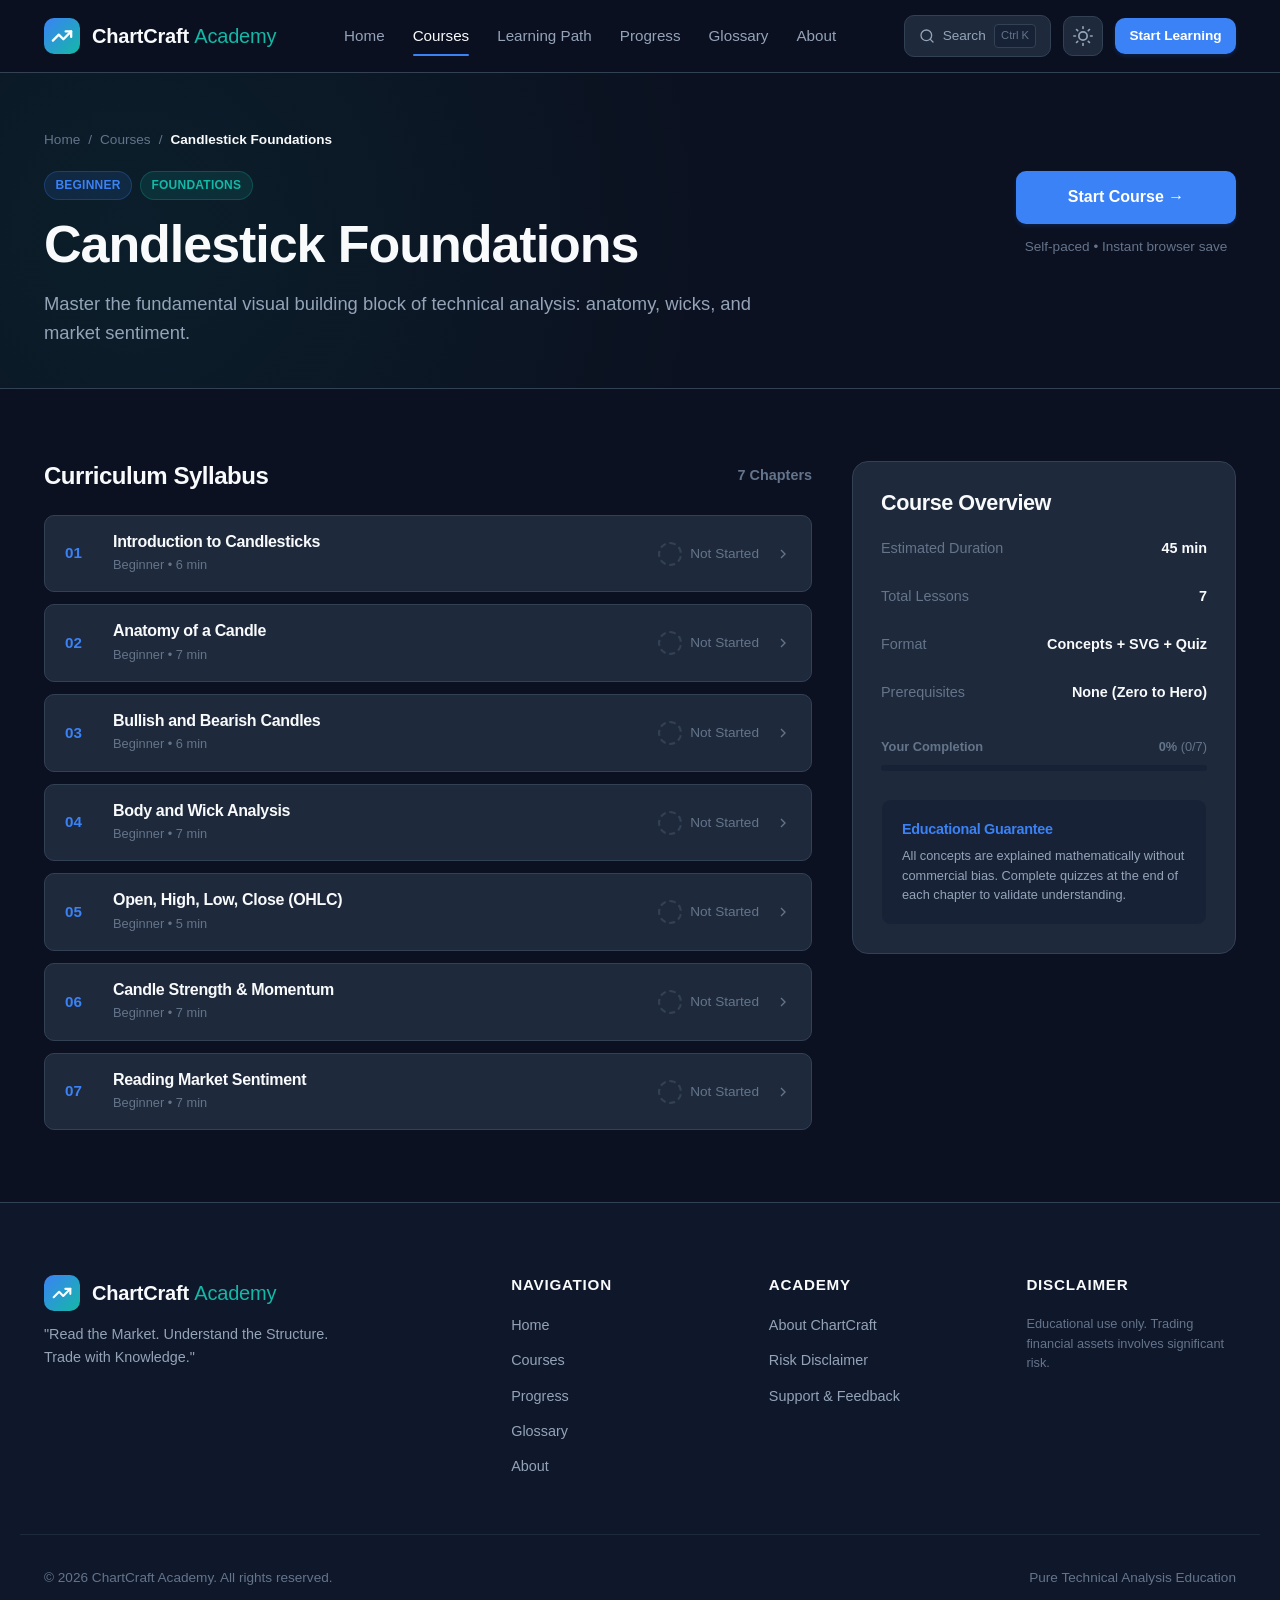
<file: course-details.html>
<!DOCTYPE html>
<html lang="en" data-theme="dark">
<head>
  <!-- Google tag (gtag.js) -->
  <script async src="https://www.googletagmanager.com/gtag/js?id=G-4Y4MCDEMW6"></script>
  <script>
    window.dataLayer = window.dataLayer || [];
    function gtag(){dataLayer.push(arguments);}
    gtag('js', new Date());

    gtag('config', 'G-4Y4MCDEMW6');
  </script>
  <meta charset="UTF-8">
  <meta name="viewport" content="width=device-width, initial-scale=1.0">
  <title>Course Details | ChartCraft Academy</title>
  <meta name="description" content="Detailed syllabus, chapter breakdown, and interactive lesson list for ChartCraft Academy technical analysis courses.">
  <link rel="stylesheet" href="css/style.css">
</head>
<body>

  <!-- Site Header -->
  <header class="site-header">
    <div class="container nav-container">
      <a href="index.html" class="brand-logo" aria-label="ChartCraft Academy Home">
        <div class="brand-icon">
          <svg width="22" height="22" viewBox="0 0 24 24" fill="none" stroke="currentColor" stroke-width="2.5" stroke-linecap="round" stroke-linejoin="round">
            <polyline points="22 7 13.5 15.5 8.5 10.5 2 17"></polyline>
            <polyline points="16 7 22 7 22 13"></polyline>
          </svg>
        </div>
        <span>ChartCraft <span style="color: var(--accent-teal); font-weight: 400;">Academy</span></span>
      </a>

      <!-- Desktop Nav -->
      <nav class="nav-links" aria-label="Primary Navigation">
        <a href="index.html" class="nav-link">Home</a>
        <a href="courses.html" class="nav-link active">Courses</a>
        <a href="index.html#learning-path" class="nav-link">Learning Path</a>
        <a href="progress.html" class="nav-link">Progress</a>
        <a href="glossary.html" class="nav-link">Glossary</a>
        <a href="about.html" class="nav-link">About</a>
      </nav>

      <!-- Nav Actions -->
      <div class="nav-actions">
        <button class="search-trigger" aria-label="Search Academy" title="Search (Ctrl + K)">
          <svg width="16" height="16" viewBox="0 0 24 24" fill="none" stroke="currentColor" stroke-width="2" stroke-linecap="round" stroke-linejoin="round">
            <circle cx="11" cy="11" r="8"></circle>
            <line x1="21" y1="21" x2="16.65" y2="16.65"></line>
          </svg>
          <span style="font-size: 0.85rem;">Search</span>
          <span class="search-shortcut">Ctrl K</span>
        </button>

        <button class="btn-icon theme-toggle-btn" aria-label="Toggle Dark/Light Mode" title="Toggle Theme">
          <!-- Populated by script.js -->
        </button>

        <a href="lessons.html?course=course-1&lesson=1" class="btn btn-primary btn-sm">
          Start Learning
        </a>

        <button class="btn-icon mobile-menu-btn" aria-label="Open mobile menu">
          <svg width="24" height="24" viewBox="0 0 24 24" fill="none" stroke="currentColor" stroke-width="2" stroke-linecap="round" stroke-linejoin="round">
            <line x1="3" y1="12" x2="21" y2="12"></line>
            <line x1="3" y1="6" x2="21" y2="6"></line>
            <line x1="3" y1="18" x2="21" y2="18"></line>
          </svg>
        </button>
      </div>
    </div>
  </header>

  <!-- Mobile Nav Drawer -->
  <div class="mobile-nav-drawer" role="dialog" aria-modal="true" aria-label="Mobile Navigation">
    <a href="index.html" class="nav-link">Home</a>
    <a href="courses.html" class="nav-link active">All 11 Courses</a>
    <a href="index.html#learning-path" class="nav-link">Learning Roadmap</a>
    <a href="progress.html" class="nav-link">My Progress Dashboard</a>
    <a href="glossary.html" class="nav-link">Trading Glossary</a>
    <a href="about.html" class="nav-link">About Academy</a>
  </div>

  <main>
    <!-- Course Detail Header Banner -->
    <section class="course-detail-header">
      <div class="container">
        <nav class="breadcrumb" aria-label="Breadcrumbs">
          <a href="index.html">Home</a>
          <span>/</span>
          <a href="courses.html">Courses</a>
          <span>/</span>
          <span id="breadcrumbCourseTitle" style="color: var(--text-primary); font-weight: 600;">Course</span>
        </nav>

        <div style="display: flex; flex-wrap: wrap; align-items: flex-start; justify-content: space-between; gap: 2rem;">
          <div style="max-width: 750px;">
            <div style="display: flex; gap: 0.5rem; margin-bottom: 0.75rem;">
              <span id="courseDifficultyBadge" class="badge badge-blue">Beginner</span>
              <span id="courseCategoryBadge" class="badge badge-teal">Foundations</span>
            </div>
            <h1 id="courseTitle" style="margin-bottom: 0.75rem;">Course Title</h1>
            <p id="courseDesc" style="font-size: 1.15rem; color: var(--text-secondary); line-height: 1.6;">
              Course short description...
            </p>
          </div>

          <div style="display: flex; flex-direction: column; gap: 0.75rem; min-width: 220px;">
            <a href="#" id="coursePrimaryActionBtn" class="btn btn-primary" style="padding: 0.85rem 1.75rem; font-size: 1rem;">
              Start Course &rarr;
            </a>
            <div style="font-size: 0.85rem; color: var(--text-muted); text-align: center;">
              Self-paced • Instant browser save
            </div>
          </div>
        </div>
      </div>
    </section>

    <!-- Main Syllabus Section -->
    <section class="section">
      <div class="container course-detail-grid">
        <!-- Left: Chapter List -->
        <div>
          <div style="display: flex; align-items: center; justify-content: space-between; margin-bottom: 1.5rem;">
            <h2 style="font-size: 1.5rem;">Curriculum Syllabus</h2>
            <span id="chapterCountLabel" style="font-size: 0.9rem; color: var(--text-muted); font-weight: 600;">
              0 Chapters
            </span>
          </div>

          <div class="chapter-accordion-list" id="chaptersContainer">
            <!-- Rendered dynamically by script -->
          </div>
        </div>

        <!-- Right: Course Stats & Educational Notice -->
        <aside>
          <div class="detail-card">
            <h3 style="margin-bottom: 1.25rem;">Course Overview</h3>
            
            <div style="display: flex; flex-direction: column; gap: 1rem; margin-bottom: 1.5rem;">
              <div style="display: flex; justify-content: space-between; font-size: 0.9rem; padding-bottom: 0.5rem; border-bottom: 1px solid var(--border-subtle);">
                <span style="color: var(--text-muted);">Estimated Duration</span>
                <strong id="sideDuration">45 min</strong>
              </div>
              <div style="display: flex; justify-content: space-between; font-size: 0.9rem; padding-bottom: 0.5rem; border-bottom: 1px solid var(--border-subtle);">
                <span style="color: var(--text-muted);">Total Lessons</span>
                <strong id="sideTotalLessons">7</strong>
              </div>
              <div style="display: flex; justify-content: space-between; font-size: 0.9rem; padding-bottom: 0.5rem; border-bottom: 1px solid var(--border-subtle);">
                <span style="color: var(--text-muted);">Format</span>
                <strong>Concepts + SVG + Quiz</strong>
              </div>
              <div style="display: flex; justify-content: space-between; font-size: 0.9rem; padding-bottom: 0.5rem; border-bottom: 1px solid var(--border-subtle);">
                <span style="color: var(--text-muted);">Prerequisites</span>
                <strong>None (Zero to Hero)</strong>
              </div>
            </div>

            <!-- Progress Section -->
            <div style="margin-bottom: 1.75rem;">
              <div class="progress-label-wrap" style="margin-bottom: 0.5rem;">
                <span style="font-weight: 600;">Your Completion</span>
                <span id="sideProgressText"><strong>0%</strong></span>
              </div>
              <div class="progress-bar-container">
                <div id="sideProgressBar" class="progress-bar-fill" style="width: 0%;"></div>
              </div>
            </div>

            <div style="background-color: var(--bg-surface); padding: 1.25rem; border-radius: var(--radius-md); border: 1px solid var(--border-subtle);">
              <h4 style="font-size: 0.9rem; margin-bottom: 0.5rem; color: var(--accent-primary);">Educational Guarantee</h4>
              <p style="font-size: 0.8rem; color: var(--text-secondary); line-height: 1.5; margin: 0;">
                All concepts are explained mathematically without commercial bias. Complete quizzes at the end of each chapter to validate understanding.
              </p>
            </div>
          </div>
        </aside>
      </div>
    </section>
  </main>

  <!-- Site Footer -->
  <footer class="site-footer">
    <div class="container footer-grid">
      <div class="footer-brand">
        <a href="index.html" class="brand-logo">
          <div class="brand-icon">
            <svg width="20" height="20" viewBox="0 0 24 24" fill="none" stroke="currentColor" stroke-width="2.5" stroke-linecap="round" stroke-linejoin="round">
              <polyline points="22 7 13.5 15.5 8.5 10.5 2 17"></polyline>
              <polyline points="16 7 22 7 22 13"></polyline>
            </svg>
          </div>
          <span>ChartCraft <span style="color: var(--accent-teal); font-weight: 400;">Academy</span></span>
        </a>
        <p>"Read the Market. Understand the Structure. Trade with Knowledge."</p>
      </div>

      <div class="footer-col">
        <h4>Navigation</h4>
        <div class="footer-links">
          <a href="index.html" class="footer-link">Home</a>
          <a href="courses.html" class="footer-link">Courses</a>
          <a href="progress.html" class="footer-link">Progress</a>
          <a href="glossary.html" class="footer-link">Glossary</a>
          <a href="about.html" class="footer-link">About</a>
        </div>
      </div>

      <div class="footer-col">
        <h4>Academy</h4>
        <div class="footer-links">
          <a href="about.html" class="footer-link">About ChartCraft</a>
          <a href="about.html#disclaimer" class="footer-link">Risk Disclaimer</a>
          <a href="about.html#contact" class="footer-link">Support &amp; Feedback</a>
        </div>
      </div>

      <div class="footer-col">
        <h4>Disclaimer</h4>
        <p style="font-size: 0.8rem; color: var(--text-muted); line-height: 1.5;">
          Educational use only. Trading financial assets involves significant risk.
        </p>
      </div>
    </div>

    <div class="container footer-bottom">
      <div>&copy; 2026 ChartCraft Academy. All rights reserved.</div>
      <div>Pure Technical Analysis Education</div>
    </div>
  </footer>

  <!-- Scripts -->
  <script src="js/progress.js"></script>
  <script src="js/courses.js"></script>
  <script src="js/script.js"></script>
  <script>
    document.addEventListener('DOMContentLoaded', () => {
      // Parse courseId from query parameter e.g. ?course=course-1
      const urlParams = new URLSearchParams(window.location.search);
      const courseId = urlParams.get('course') || 'course-1';
      
      const course = getCourseById(courseId);
      if (!course) return;

      // Update Page Title & Metadata
      document.title = `${course.title} | ChartCraft Academy`;
      document.getElementById('breadcrumbCourseTitle').textContent = course.title;
      document.getElementById('courseTitle').textContent = course.title;
      document.getElementById('courseDesc').textContent = course.shortDesc;
      document.getElementById('courseDifficultyBadge').textContent = course.difficulty;
      document.getElementById('courseCategoryBadge').textContent = course.category;

      document.getElementById('sideDuration').textContent = course.duration;
      const totalLessons = course.chapters ? course.chapters.length : 0;
      document.getElementById('sideTotalLessons').textContent = totalLessons;
      document.getElementById('chapterCountLabel').textContent = `${totalLessons} Chapters`;

      // Get user progress
      const progress = ProgressTracker.getCourseProgress(course.id, totalLessons);
      document.getElementById('sideProgressText').innerHTML = `<strong>${progress.percentage}%</strong> (${progress.completed}/${totalLessons})`;
      document.getElementById('sideProgressBar').style.width = `${progress.percentage}%`;

      // Update Primary Action Button
      const primaryBtn = document.getElementById('coursePrimaryActionBtn');
      // Find first incomplete lesson or start with lesson 1
      let nextLessonNum = 1;
      for (let i = 1; i <= totalLessons; i++) {
        if (!ProgressTracker.isLessonCompleted(course.id, i)) {
          nextLessonNum = i;
          break;
        }
      }
      primaryBtn.href = `lessons.html?course=${course.id}&lesson=${nextLessonNum}`;
      primaryBtn.innerHTML = progress.completed > 0 
        ? `Continue Chapter ${nextLessonNum} &rarr;` 
        : `Start Course &rarr;`;

      // Render Chapters List
      const container = document.getElementById('chaptersContainer');
      container.innerHTML = course.chapters.map((ch, idx) => {
        const isDone = ProgressTracker.isLessonCompleted(course.id, ch.id);
        const padNum = String(ch.id).padStart(2, '0');

        return `
          <a href="lessons.html?course=${course.id}&lesson=${ch.id}" class="chapter-item">
            <div class="chapter-left">
              <div class="chapter-num">${padNum}</div>
              <div class="chapter-title-group">
                <h4>${escapeHtml(ch.title)}</h4>
                <div class="chapter-meta">
                  ${ch.difficulty || course.difficulty} • ${ch.duration}
                </div>
              </div>
            </div>
            <div class="chapter-status">
              ${isDone ? `
                <span class="status-indicator completed" title="Completed">
                  <svg width="14" height="14" viewBox="0 0 24 24" fill="none" stroke="currentColor" stroke-width="3" stroke-linecap="round" stroke-linejoin="round">
                    <polyline points="20 6 9 17 4 12"></polyline>
                  </svg>
                </span>
                <span style="color: var(--bullish); font-weight: 600; font-size: 0.85rem;">Completed</span>
              ` : `
                <span class="status-indicator not-started" title="Not Started"></span>
                <span style="color: var(--text-muted); font-size: 0.85rem;">Not Started</span>
              `}
              <svg width="16" height="16" viewBox="0 0 24 24" fill="none" stroke="var(--text-muted)" stroke-width="2" style="margin-left: 0.5rem;">
                <polyline points="9 18 15 12 9 6"></polyline>
              </svg>
            </div>
          </a>
        `;
      }).join('');
    });
  </script>
</body>
</html>
</file>
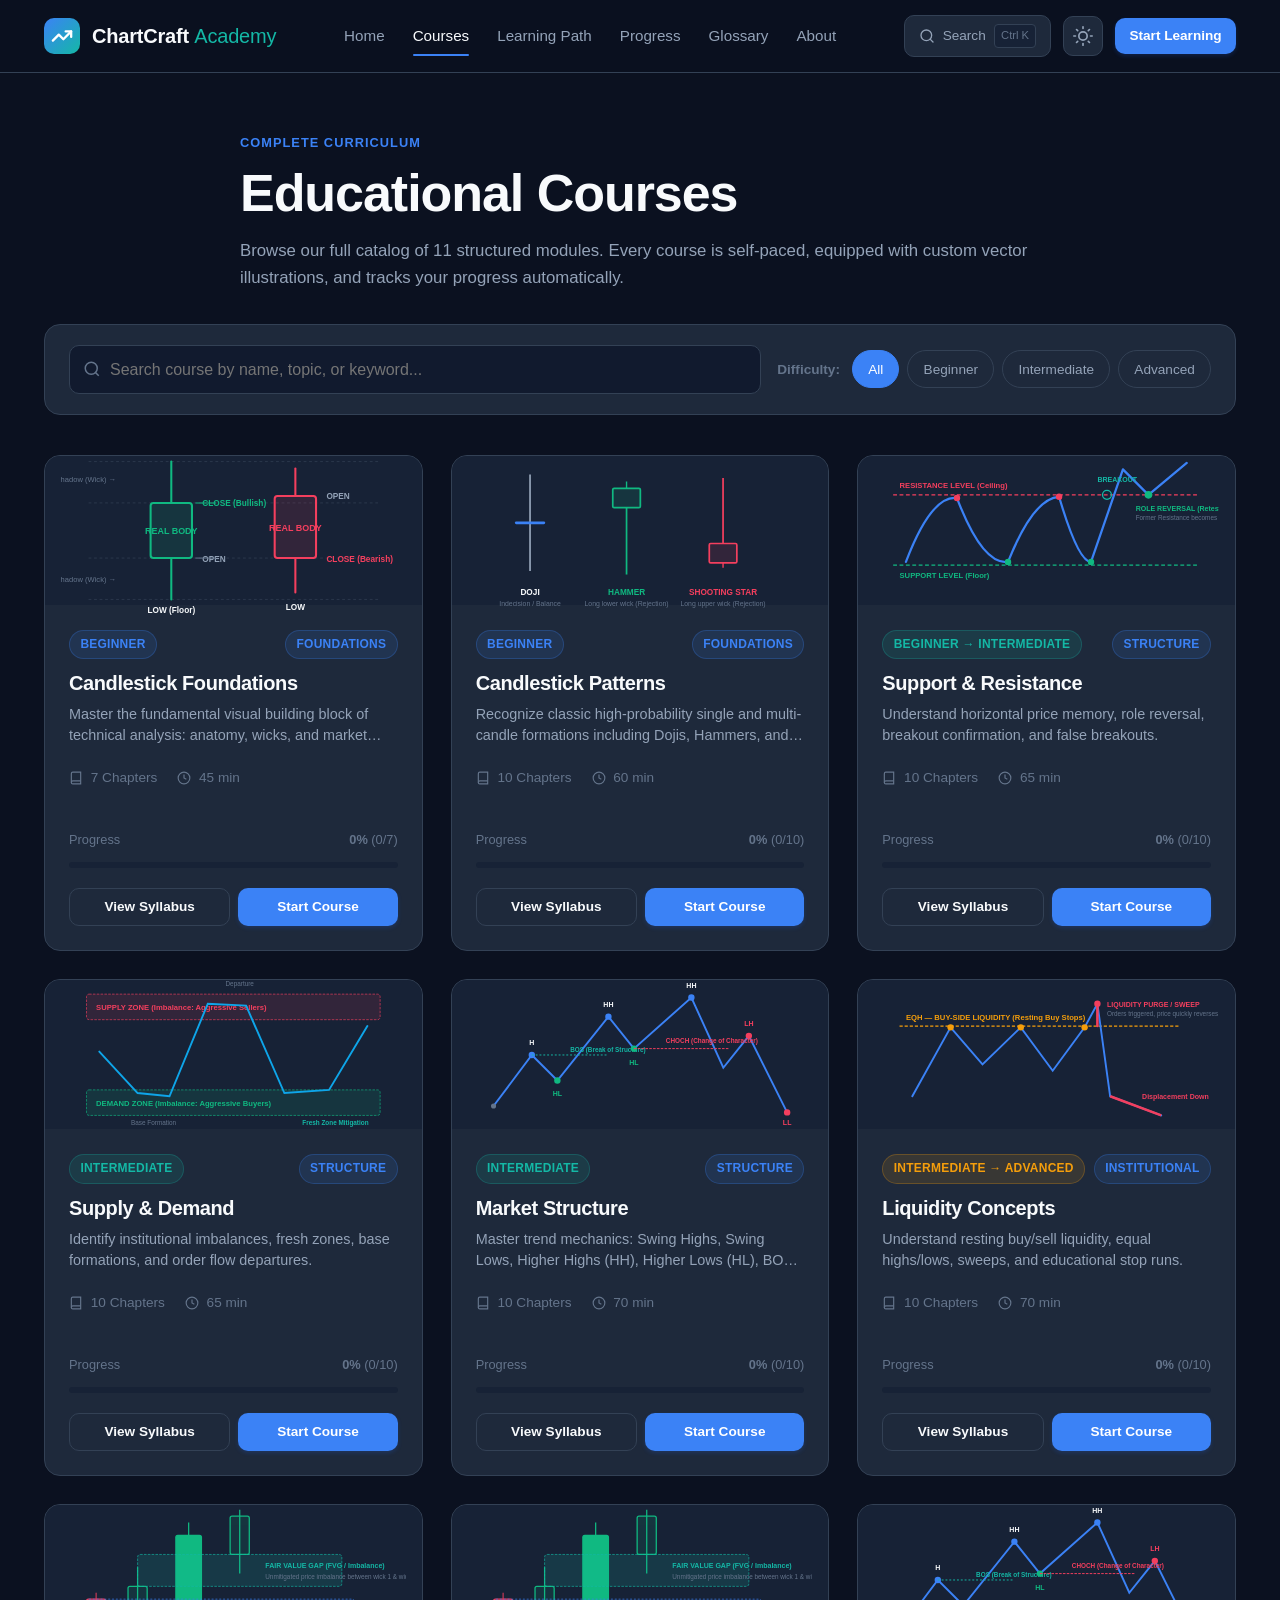
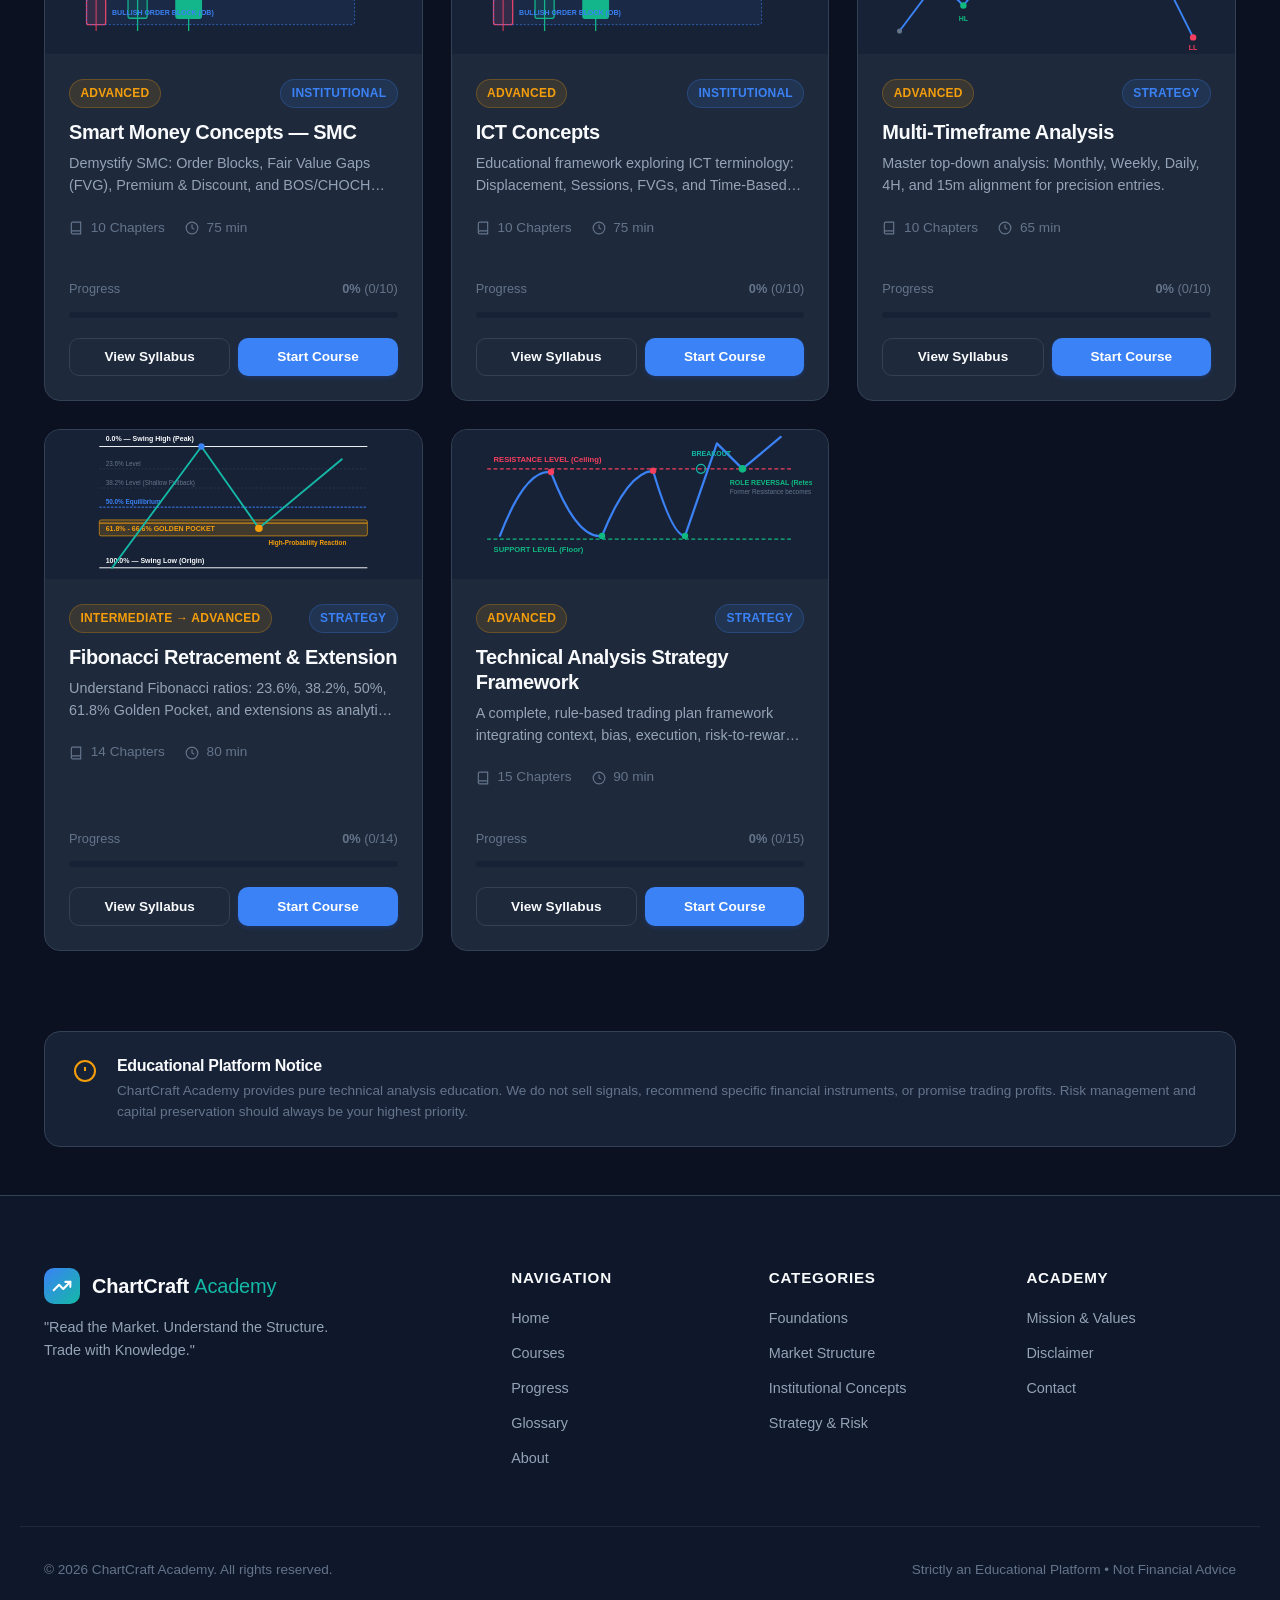
<file: courses.html>
<!DOCTYPE html>
<html lang="en" data-theme="dark">
<head>
  <!-- Google tag (gtag.js) -->
  <script async src="https://www.googletagmanager.com/gtag/js?id=G-4Y4MCDEMW6"></script>
  <script>
    window.dataLayer = window.dataLayer || [];
    function gtag(){dataLayer.push(arguments);}
    gtag('js', new Date());

    gtag('config', 'G-4Y4MCDEMW6');
  </script>
  <meta charset="UTF-8">
  <meta name="viewport" content="width=device-width, initial-scale=1.0">
  <title>All Courses | ChartCraft Academy</title>
  <meta name="description" content="Explore all 11 technical analysis courses at ChartCraft Academy. Learn candlesticks, support and resistance, SMC, ICT concepts, and Fibonacci.">
  <link rel="stylesheet" href="css/style.css">
</head>
<body>

  <!-- Site Header -->
  <header class="site-header">
    <div class="container nav-container">
      <a href="index.html" class="brand-logo" aria-label="ChartCraft Academy Home">
        <div class="brand-icon">
          <svg width="22" height="22" viewBox="0 0 24 24" fill="none" stroke="currentColor" stroke-width="2.5" stroke-linecap="round" stroke-linejoin="round">
            <polyline points="22 7 13.5 15.5 8.5 10.5 2 17"></polyline>
            <polyline points="16 7 22 7 22 13"></polyline>
          </svg>
        </div>
        <span>ChartCraft <span style="color: var(--accent-teal); font-weight: 400;">Academy</span></span>
      </a>

      <!-- Desktop Nav -->
      <nav class="nav-links" aria-label="Primary Navigation">
        <a href="index.html" class="nav-link">Home</a>
        <a href="courses.html" class="nav-link active">Courses</a>
        <a href="index.html#learning-path" class="nav-link">Learning Path</a>
        <a href="progress.html" class="nav-link">Progress</a>
        <a href="glossary.html" class="nav-link">Glossary</a>
        <a href="about.html" class="nav-link">About</a>
      </nav>

      <!-- Nav Actions -->
      <div class="nav-actions">
        <button class="search-trigger" aria-label="Search Academy" title="Search (Ctrl + K)">
          <svg width="16" height="16" viewBox="0 0 24 24" fill="none" stroke="currentColor" stroke-width="2" stroke-linecap="round" stroke-linejoin="round">
            <circle cx="11" cy="11" r="8"></circle>
            <line x1="21" y1="21" x2="16.65" y2="16.65"></line>
          </svg>
          <span style="font-size: 0.85rem;">Search</span>
          <span class="search-shortcut">Ctrl K</span>
        </button>

        <button class="btn-icon theme-toggle-btn" aria-label="Toggle Dark/Light Mode" title="Toggle Theme">
          <!-- Populated by script.js -->
        </button>

        <a href="lessons.html?course=course-1&lesson=1" class="btn btn-primary btn-sm">
          Start Learning
        </a>

        <button class="btn-icon mobile-menu-btn" aria-label="Open mobile menu">
          <svg width="24" height="24" viewBox="0 0 24 24" fill="none" stroke="currentColor" stroke-width="2" stroke-linecap="round" stroke-linejoin="round">
            <line x1="3" y1="12" x2="21" y2="12"></line>
            <line x1="3" y1="6" x2="21" y2="6"></line>
            <line x1="3" y1="18" x2="21" y2="18"></line>
          </svg>
        </button>
      </div>
    </div>
  </header>

  <!-- Mobile Nav Drawer -->
  <div class="mobile-nav-drawer" role="dialog" aria-modal="true" aria-label="Mobile Navigation">
    <a href="index.html" class="nav-link">Home</a>
    <a href="courses.html" class="nav-link active">All 11 Courses</a>
    <a href="index.html#learning-path" class="nav-link">Learning Roadmap</a>
    <a href="progress.html" class="nav-link">My Progress Dashboard</a>
    <a href="glossary.html" class="nav-link">Trading Glossary</a>
    <a href="about.html" class="nav-link">About Academy</a>
  </div>

  <main>
    <!-- Course Catalog Header -->
    <section class="section" style="padding: 3.5rem 0 2rem;">
      <div class="container">
        <div class="section-header" style="text-align: left; max-width: 800px; margin-bottom: 2rem;">
          <span class="section-tag">Complete Curriculum</span>
          <h1 class="section-title">Educational Courses</h1>
          <p class="section-subtitle">
            Browse our full catalog of 11 structured modules. Every course is self-paced, equipped with custom vector illustrations, and tracks your progress automatically.
          </p>
        </div>

        <!-- Filter & Search Controls -->
        <div class="course-filters" style="background-color: var(--bg-card); padding: 1.25rem 1.5rem; border-radius: var(--radius-lg); border: 1px solid var(--border-color); margin-bottom: 2.5rem;">
          <div style="flex: 1; min-width: 250px;">
            <div style="position: relative;">
              <input type="text" id="courseCatalogSearch" placeholder="Search course by name, topic, or keyword..." 
                     style="width: 100%; padding: 0.65rem 1rem 0.65rem 2.5rem; border-radius: var(--radius-md); background: var(--bg-input); border: 1px solid var(--border-color); color: var(--text-primary); outline: none;">
              <svg width="18" height="18" viewBox="0 0 24 24" fill="none" stroke="var(--text-muted)" stroke-width="2" style="position: absolute; left: 0.85rem; top: 50%; transform: translateY(-50%);">
                <circle cx="11" cy="11" r="8"></circle>
                <line x1="21" y1="21" x2="16.65" y2="16.65"></line>
              </svg>
            </div>
          </div>

          <div class="filter-group">
            <span style="font-size: 0.85rem; font-weight: 600; color: var(--text-muted); margin-right: 0.25rem;">Difficulty:</span>
            <button class="filter-btn active" data-difficulty="all">All</button>
            <button class="filter-btn" data-difficulty="Beginner">Beginner</button>
            <button class="filter-btn" data-difficulty="Intermediate">Intermediate</button>
            <button class="filter-btn" data-difficulty="Advanced">Advanced</button>
          </div>
        </div>

        <!-- Courses Grid (11 Courses) -->
        <div class="courses-grid" id="allCoursesCatalogGrid">
          <!-- Populated dynamically via courses.js and script.js -->
        </div>
      </div>
    </section>

    <!-- Educational Disclaimer -->
    <section class="container">
      <div class="disclaimer-banner">
        <div class="disclaimer-icon">
          <svg width="24" height="24" viewBox="0 0 24 24" fill="none" stroke="currentColor" stroke-width="2">
            <circle cx="12" cy="12" r="10"></circle>
            <line x1="12" y1="8" x2="12" y2="12"></line>
            <line x1="12" y1="16" x2="12.01" y2="16"></line>
          </svg>
        </div>
        <div class="disclaimer-text">
          <h4>Educational Platform Notice</h4>
          <p>
            ChartCraft Academy provides pure technical analysis education. We do not sell signals, recommend specific financial instruments, or promise trading profits. Risk management and capital preservation should always be your highest priority.
          </p>
        </div>
      </div>
    </section>
  </main>

  <!-- Site Footer -->
  <footer class="site-footer">
    <div class="container footer-grid">
      <div class="footer-brand">
        <a href="index.html" class="brand-logo">
          <div class="brand-icon">
            <svg width="20" height="20" viewBox="0 0 24 24" fill="none" stroke="currentColor" stroke-width="2.5" stroke-linecap="round" stroke-linejoin="round">
              <polyline points="22 7 13.5 15.5 8.5 10.5 2 17"></polyline>
              <polyline points="16 7 22 7 22 13"></polyline>
            </svg>
          </div>
          <span>ChartCraft <span style="color: var(--accent-teal); font-weight: 400;">Academy</span></span>
        </a>
        <p>"Read the Market. Understand the Structure. Trade with Knowledge."</p>
      </div>

      <div class="footer-col">
        <h4>Navigation</h4>
        <div class="footer-links">
          <a href="index.html" class="footer-link">Home</a>
          <a href="courses.html" class="footer-link">Courses</a>
          <a href="progress.html" class="footer-link">Progress</a>
          <a href="glossary.html" class="footer-link">Glossary</a>
          <a href="about.html" class="footer-link">About</a>
        </div>
      </div>

      <div class="footer-col">
        <h4>Categories</h4>
        <div class="footer-links">
          <a href="courses.html" class="footer-link">Foundations</a>
          <a href="courses.html" class="footer-link">Market Structure</a>
          <a href="courses.html" class="footer-link">Institutional Concepts</a>
          <a href="courses.html" class="footer-link">Strategy &amp; Risk</a>
        </div>
      </div>

      <div class="footer-col">
        <h4>Academy</h4>
        <div class="footer-links">
          <a href="about.html" class="footer-link">Mission &amp; Values</a>
          <a href="about.html#disclaimer" class="footer-link">Disclaimer</a>
          <a href="about.html#contact" class="footer-link">Contact</a>
        </div>
      </div>
    </div>

    <div class="container footer-bottom">
      <div>&copy; 2026 ChartCraft Academy. All rights reserved.</div>
      <div>Strictly an Educational Platform • Not Financial Advice</div>
    </div>
  </footer>

  <!-- Scripts -->
  <script src="js/progress.js"></script>
  <script src="js/courses.js"></script>
  <script src="js/script.js"></script>
  <script>
    document.addEventListener('DOMContentLoaded', () => {
      let currentDifficulty = 'all';
      let currentQuery = '';

      function refreshCatalog() {
        renderCourseCards('allCoursesCatalogGrid', currentDifficulty, 'all', currentQuery);
      }

      refreshCatalog();

      // Search input listener
      const searchInput = document.getElementById('courseCatalogSearch');
      if (searchInput) {
        searchInput.addEventListener('input', (e) => {
          currentQuery = e.target.value;
          refreshCatalog();
        });
      }

      // Difficulty buttons
      document.querySelectorAll('.filter-btn').forEach(btn => {
        btn.addEventListener('click', () => {
          document.querySelectorAll('.filter-btn').forEach(b => b.classList.remove('active'));
          btn.classList.add('active');
          currentDifficulty = btn.getAttribute('data-difficulty');
          refreshCatalog();
        });
      });
    });
  </script>
</body>
</html>
</file>
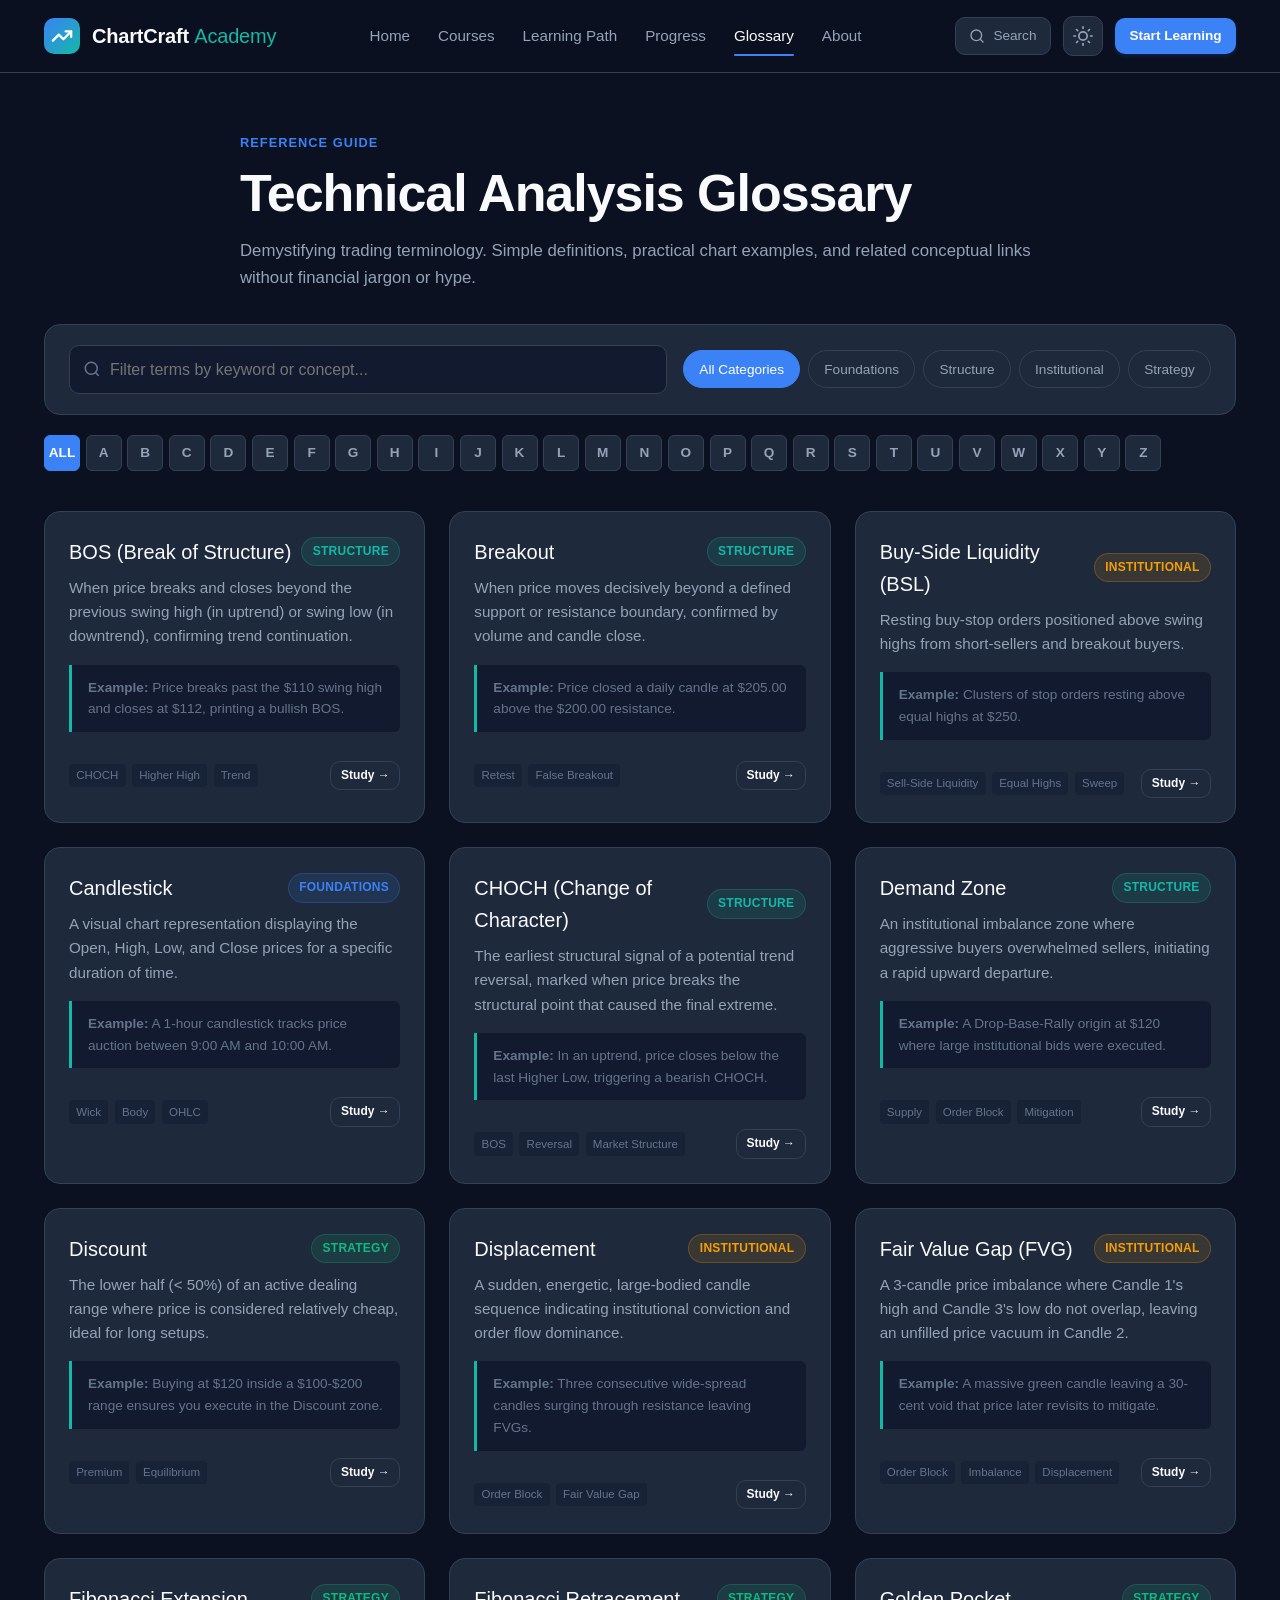
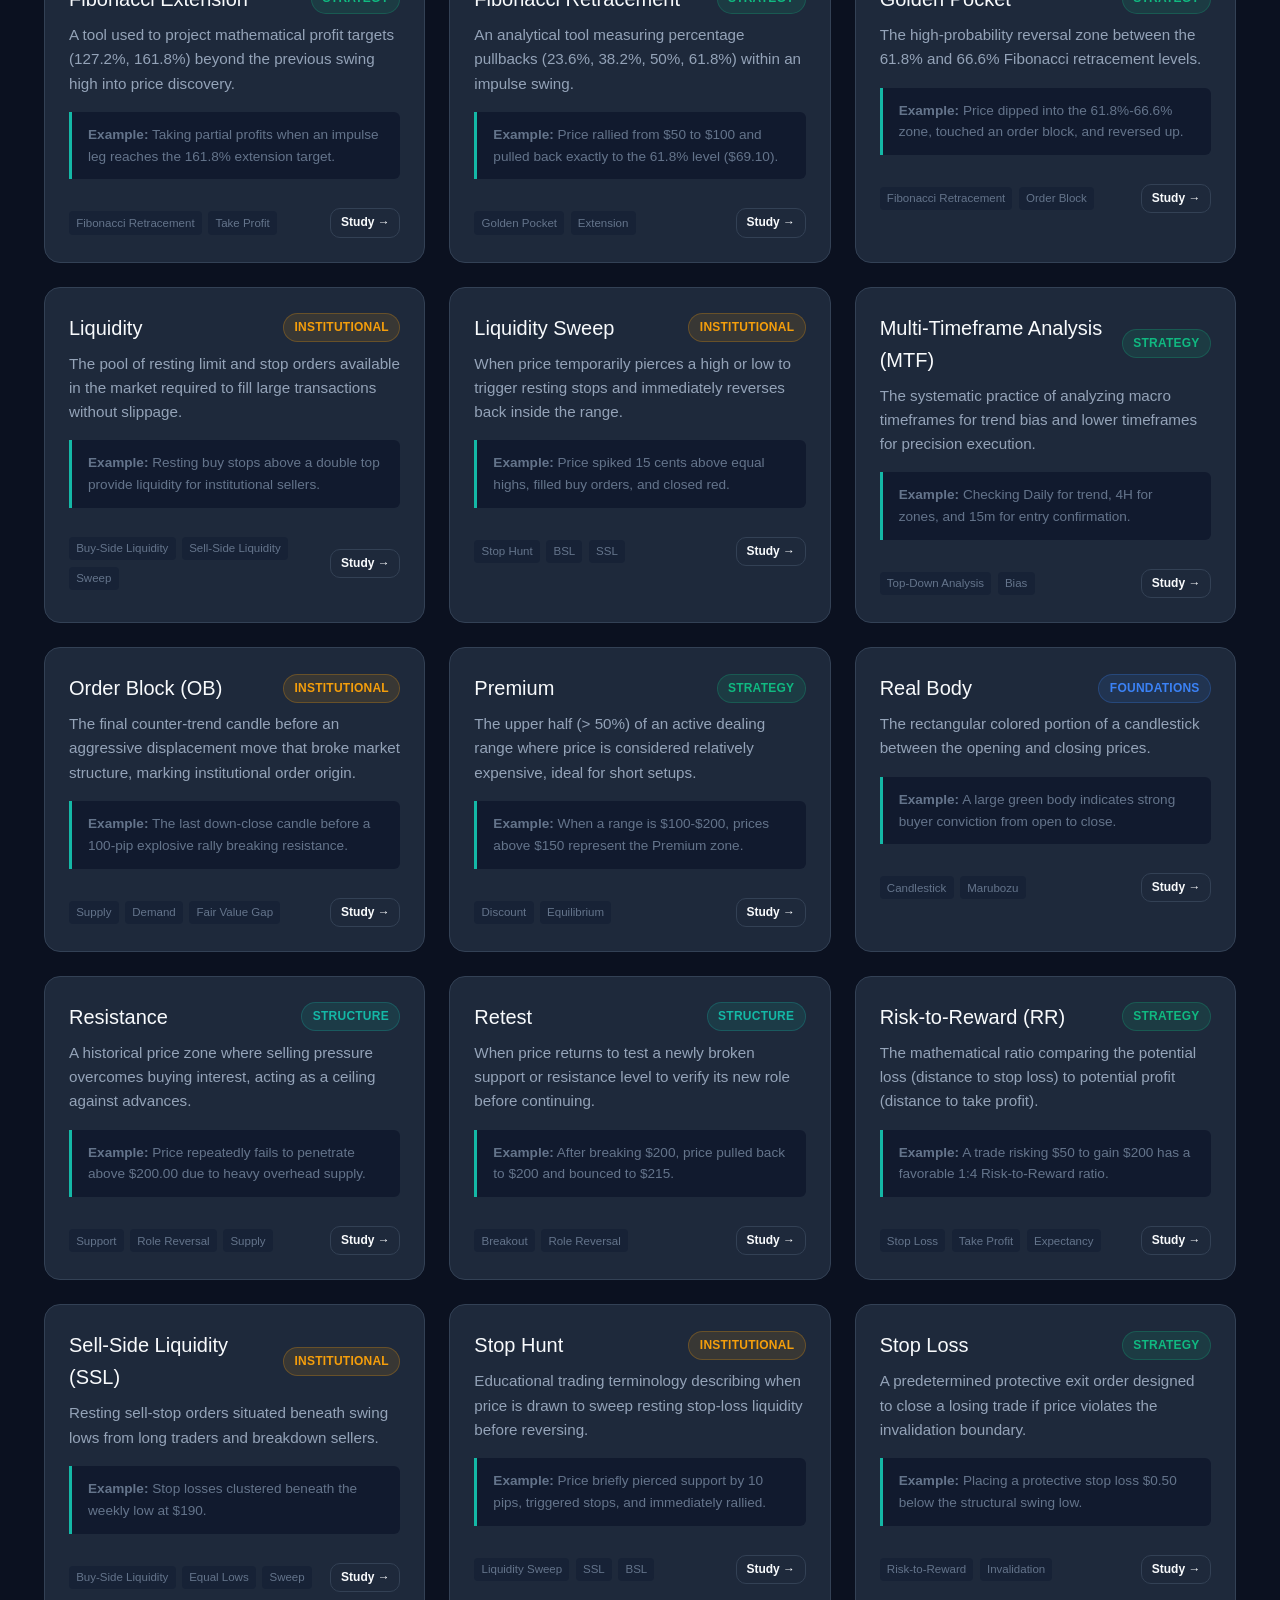
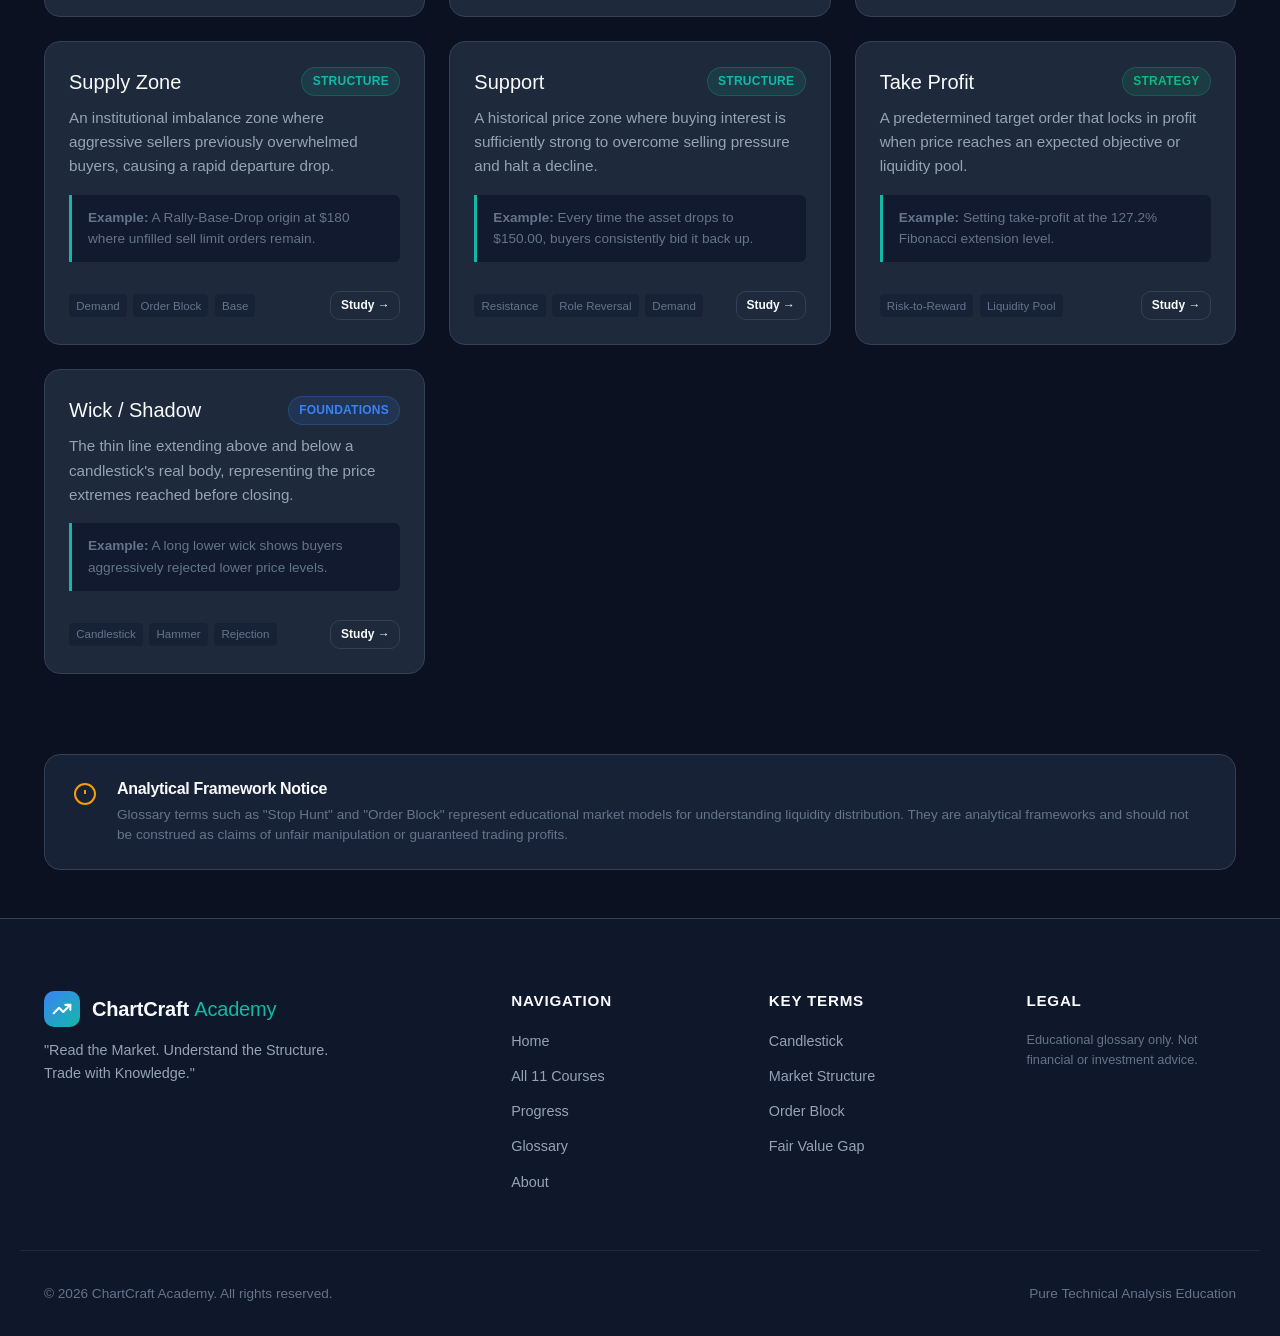
<file: glossary.html>
<!DOCTYPE html>
<html lang="en" data-theme="dark">
<head>
  <!-- Google tag (gtag.js) -->
  <script async src="https://www.googletagmanager.com/gtag/js?id=G-4Y4MCDEMW6"></script>
  <script>
    window.dataLayer = window.dataLayer || [];
    function gtag(){dataLayer.push(arguments);}
    gtag('js', new Date());

    gtag('config', 'G-4Y4MCDEMW6');
  </script>
  <meta charset="UTF-8">
  <meta name="viewport" content="width=device-width, initial-scale=1.0">
  <title>Trading Glossary | ChartCraft Academy</title>
  <meta name="description" content="Comprehensive dictionary of technical analysis terms, price action concepts, SMC, ICT vocabulary, and market mechanics explained in simple English.">
  <link rel="stylesheet" href="css/style.css">
</head>
<body>

  <!-- Site Header -->
  <header class="site-header">
    <div class="container nav-container">
      <a href="index.html" class="brand-logo" aria-label="ChartCraft Academy Home">
        <div class="brand-icon">
          <svg width="22" height="22" viewBox="0 0 24 24" fill="none" stroke="currentColor" stroke-width="2.5" stroke-linecap="round" stroke-linejoin="round">
            <polyline points="22 7 13.5 15.5 8.5 10.5 2 17"></polyline>
            <polyline points="16 7 22 7 22 13"></polyline>
          </svg>
        </div>
        <span>ChartCraft <span style="color: var(--accent-teal); font-weight: 400;">Academy</span></span>
      </a>

      <!-- Desktop Nav -->
      <nav class="nav-links" aria-label="Primary Navigation">
        <a href="index.html" class="nav-link">Home</a>
        <a href="courses.html" class="nav-link">Courses</a>
        <a href="index.html#learning-path" class="nav-link">Learning Path</a>
        <a href="progress.html" class="nav-link">Progress</a>
        <a href="glossary.html" class="nav-link active">Glossary</a>
        <a href="about.html" class="nav-link">About</a>
      </nav>

      <!-- Nav Actions -->
      <div class="nav-actions">
        <button class="search-trigger" aria-label="Search Academy" title="Search (Ctrl + K)">
          <svg width="16" height="16" viewBox="0 0 24 24" fill="none" stroke="currentColor" stroke-width="2" stroke-linecap="round" stroke-linejoin="round">
            <circle cx="11" cy="11" r="8"></circle>
            <line x1="21" y1="21" x2="16.65" y2="16.65"></line>
          </svg>
          <span style="font-size: 0.85rem;">Search</span>
        </button>

        <button class="btn-icon theme-toggle-btn" aria-label="Toggle Dark/Light Mode" title="Toggle Theme">
          <!-- Populated by script.js -->
        </button>

        <a href="lessons.html?course=course-1&lesson=1" class="btn btn-primary btn-sm">
          Start Learning
        </a>

        <button class="btn-icon mobile-menu-btn" aria-label="Open mobile menu">
          <svg width="24" height="24" viewBox="0 0 24 24" fill="none" stroke="currentColor" stroke-width="2" stroke-linecap="round" stroke-linejoin="round">
            <line x1="3" y1="12" x2="21" y2="12"></line>
            <line x1="3" y1="6" x2="21" y2="6"></line>
            <line x1="3" y1="18" x2="21" y2="18"></line>
          </svg>
        </button>
      </div>
    </div>
  </header>

  <!-- Mobile Nav Drawer -->
  <div class="mobile-nav-drawer" role="dialog" aria-modal="true" aria-label="Mobile Navigation">
    <a href="index.html" class="nav-link">Home</a>
    <a href="courses.html" class="nav-link">All 11 Courses</a>
    <a href="index.html#learning-path" class="nav-link">Learning Roadmap</a>
    <a href="progress.html" class="nav-link">My Progress Dashboard</a>
    <a href="glossary.html" class="nav-link active">Trading Glossary</a>
    <a href="about.html" class="nav-link">About Academy</a>
  </div>

  <main>
    <section class="section" style="padding: 3.5rem 0 2rem;">
      <div class="container">
        <!-- Header -->
        <div class="section-header" style="text-align: left; max-width: 800px; margin-bottom: 2rem;">
          <span class="section-tag">Reference Guide</span>
          <h1 class="section-title">Technical Analysis Glossary</h1>
          <p class="section-subtitle">
            Demystifying trading terminology. Simple definitions, practical chart examples, and related conceptual links without financial jargon or hype.
          </p>
        </div>

        <!-- Controls: Search & Alphabet Filter -->
        <div class="glossary-controls">
          <div style="background-color: var(--bg-card); padding: 1.25rem 1.5rem; border-radius: var(--radius-lg); border: 1px solid var(--border-color); display: flex; flex-wrap: wrap; gap: 1rem; align-items: center; justify-content: space-between;">
            <div style="flex: 1; min-width: 250px; position: relative;">
              <input type="text" id="glossarySearchInput" placeholder="Filter terms by keyword or concept..." 
                     style="width: 100%; padding: 0.65rem 1rem 0.65rem 2.5rem; border-radius: var(--radius-md); background: var(--bg-input); border: 1px solid var(--border-color); color: var(--text-primary); outline: none;">
              <svg width="18" height="18" viewBox="0 0 24 24" fill="none" stroke="var(--text-muted)" stroke-width="2" style="position: absolute; left: 0.85rem; top: 50%; transform: translateY(-50%);">
                <circle cx="11" cy="11" r="8"></circle>
                <line x1="21" y1="21" x2="16.65" y2="16.65"></line>
              </svg>
            </div>

            <!-- Category Filter Pills -->
            <div style="display: flex; gap: 0.5rem; flex-wrap: wrap;">
              <button class="filter-btn active" data-category="all">All Categories</button>
              <button class="filter-btn" data-category="Foundations">Foundations</button>
              <button class="filter-btn" data-category="Structure">Structure</button>
              <button class="filter-btn" data-category="Institutional">Institutional</button>
              <button class="filter-btn" data-category="Strategy">Strategy</button>
            </div>
          </div>

          <!-- A-Z Alphabet Filter Navigation -->
          <div class="glossary-alpha-nav" id="alphabetNav">
            <!-- Rendered dynamically -->
          </div>
        </div>

        <!-- Glossary Terms Grid -->
        <div class="glossary-grid" id="glossaryGrid">
          <!-- Populated via script from courses.js TradingGlossary -->
        </div>

      </div>
    </section>

    <!-- Educational Disclaimer -->
    <section class="container">
      <div class="disclaimer-banner">
        <div class="disclaimer-icon">
          <svg width="24" height="24" viewBox="0 0 24 24" fill="none" stroke="currentColor" stroke-width="2">
            <circle cx="12" cy="12" r="10"></circle>
            <line x1="12" y1="8" x2="12" y2="12"></line>
            <line x1="12" y1="16" x2="12.01" y2="16"></line>
          </svg>
        </div>
        <div class="disclaimer-text">
          <h4>Analytical Framework Notice</h4>
          <p>
            Glossary terms such as "Stop Hunt" and "Order Block" represent educational market models for understanding liquidity distribution. They are analytical frameworks and should not be construed as claims of unfair manipulation or guaranteed trading profits.
          </p>
        </div>
      </div>
    </section>
  </main>

  <!-- Site Footer -->
  <footer class="site-footer">
    <div class="container footer-grid">
      <div class="footer-brand">
        <a href="index.html" class="brand-logo">
          <div class="brand-icon">
            <svg width="20" height="20" viewBox="0 0 24 24" fill="none" stroke="currentColor" stroke-width="2.5" stroke-linecap="round" stroke-linejoin="round">
              <polyline points="22 7 13.5 15.5 8.5 10.5 2 17"></polyline>
              <polyline points="16 7 22 7 22 13"></polyline>
            </svg>
          </div>
          <span>ChartCraft <span style="color: var(--accent-teal); font-weight: 400;">Academy</span></span>
        </a>
        <p>"Read the Market. Understand the Structure. Trade with Knowledge."</p>
      </div>

      <div class="footer-col">
        <h4>Navigation</h4>
        <div class="footer-links">
          <a href="index.html" class="footer-link">Home</a>
          <a href="courses.html" class="footer-link">All 11 Courses</a>
          <a href="progress.html" class="footer-link">Progress</a>
          <a href="glossary.html" class="footer-link">Glossary</a>
          <a href="about.html" class="footer-link">About</a>
        </div>
      </div>

      <div class="footer-col">
        <h4>Key Terms</h4>
        <div class="footer-links">
          <a href="#term-Candlestick" class="footer-link">Candlestick</a>
          <a href="#term-Market%20Structure" class="footer-link">Market Structure</a>
          <a href="#term-Order%20Block" class="footer-link">Order Block</a>
          <a href="#term-Fair%20Value%20Gap" class="footer-link">Fair Value Gap</a>
        </div>
      </div>

      <div class="footer-col">
        <h4>Legal</h4>
        <p style="font-size: 0.8rem; color: var(--text-muted); line-height: 1.5;">
          Educational glossary only. Not financial or investment advice.
        </p>
      </div>
    </div>

    <div class="container footer-bottom">
      <div>&copy; 2026 ChartCraft Academy. All rights reserved.</div>
      <div>Pure Technical Analysis Education</div>
    </div>
  </footer>

  <!-- Scripts -->
  <script src="js/progress.js"></script>
  <script src="js/courses.js"></script>
  <script src="js/script.js"></script>
  <script>
    document.addEventListener('DOMContentLoaded', () => {
      let currentQuery = '';
      let currentCategory = 'all';
      let currentLetter = 'ALL';

      const alphabetNav = document.getElementById('alphabetNav');
      const alphabet = ['ALL', ...'ABCDEFGHIJKLMNOPQRSTUVWXYZ'.split('')];

      alphabetNav.innerHTML = alphabet.map(letter => `
        <button class="alpha-btn ${letter === 'ALL' ? 'active' : ''}" data-letter="${letter}">
          ${letter}
        </button>
      `).join('');

      alphabetNav.querySelectorAll('.alpha-btn').forEach(btn => {
        btn.addEventListener('click', () => {
          alphabetNav.querySelectorAll('.alpha-btn').forEach(b => b.classList.remove('active'));
          btn.classList.add('active');
          currentLetter = btn.getAttribute('data-letter');
          renderGlossary();
        });
      });

      // Category filter buttons
      document.querySelectorAll('.filter-btn').forEach(btn => {
        btn.addEventListener('click', () => {
          document.querySelectorAll('.filter-btn').forEach(b => b.classList.remove('active'));
          btn.classList.add('active');
          currentCategory = btn.getAttribute('data-category');
          renderGlossary();
        });
      });

      // Search input
      const searchInput = document.getElementById('glossarySearchInput');
      searchInput.addEventListener('input', (e) => {
        currentQuery = e.target.value;
        renderGlossary();
      });

      function renderGlossary() {
        if (typeof TradingGlossary === 'undefined') return;
        const grid = document.getElementById('glossaryGrid');

        let filtered = TradingGlossary;

        if (currentCategory !== 'all') {
          filtered = filtered.filter(item => item.category === currentCategory);
        }

        if (currentLetter !== 'ALL') {
          filtered = filtered.filter(item => item.term.toUpperCase().startsWith(currentLetter));
        }

        if (currentQuery.trim()) {
          const q = currentQuery.toLowerCase().trim();
          filtered = filtered.filter(item => 
            item.term.toLowerCase().includes(q) || 
            item.def.toLowerCase().includes(q) ||
            item.related.some(r => r.toLowerCase().includes(q))
          );
        }

        if (filtered.length === 0) {
          grid.innerHTML = `
            <div style="grid-column: 1 / -1; text-align: center; padding: 3rem; background: var(--bg-card); border-radius: var(--radius-lg); border: 1px solid var(--border-color);">
              <p style="font-size: 1.1rem; color: var(--text-primary); margin-bottom: 0.5rem;">No glossary terms matched your filter.</p>
              <p style="color: var(--text-muted); font-size: 0.9rem;">Try selecting "ALL" or clearing your search box.</p>
            </div>
          `;
          return;
        }

        // Sort alphabetically
        filtered.sort((a, b) => a.term.localeCompare(b.term));

        grid.innerHTML = filtered.map(item => `
          <div class="glossary-card" id="term-${encodeURIComponent(item.term)}">
            <div class="glossary-term">
              <span>${escapeHtml(item.term)}</span>
              <span class="badge ${item.category === 'Foundations' ? 'badge-blue' : item.category === 'Structure' ? 'badge-teal' : item.category === 'Institutional' ? 'badge-amber' : 'badge-green'}">
                ${item.category}
              </span>
            </div>
            <p class="glossary-def">${escapeHtml(item.def)}</p>
            <div class="glossary-example">
              <strong>Example:</strong> ${escapeHtml(item.example)}
            </div>
            <div style="display: flex; justify-content: space-between; align-items: center; margin-top: auto; padding-top: 0.75rem; border-top: 1px solid var(--border-subtle);">
              <div class="glossary-related">
                ${item.related.map(r => `<span style="font-size: 0.72rem; padding: 0.15rem 0.45rem; background: var(--bg-surface); border-radius: 4px; color: var(--text-muted);">${escapeHtml(r)}</span>`).join('')}
              </div>
              ${item.courseId ? `
                <a href="course-details.html?course=${item.courseId}" class="btn btn-outline btn-sm" style="font-size: 0.75rem; padding: 0.25rem 0.6rem;">
                  Study &rarr;
                </a>
              ` : ''}
            </div>
          </div>
        `).join('');
      }

      renderGlossary();
    });
  </script>
</body>
</html>
</file>
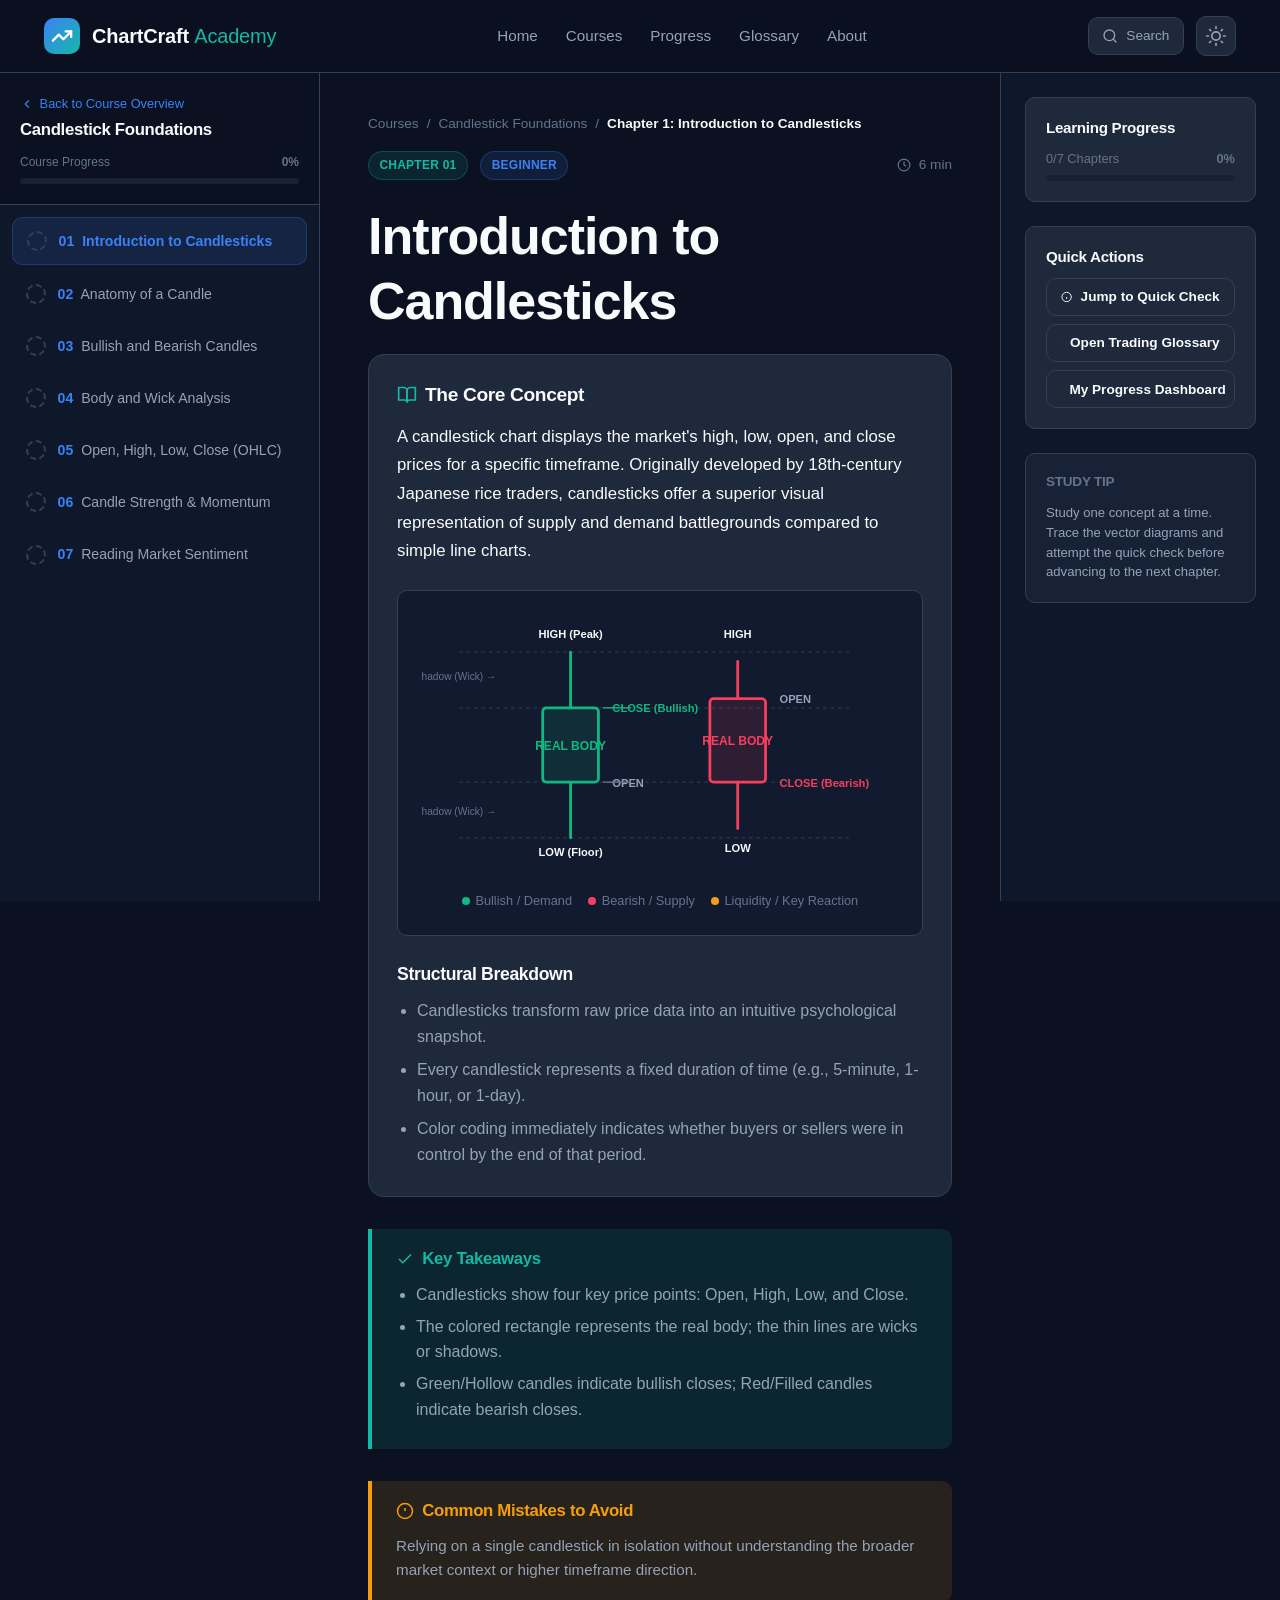
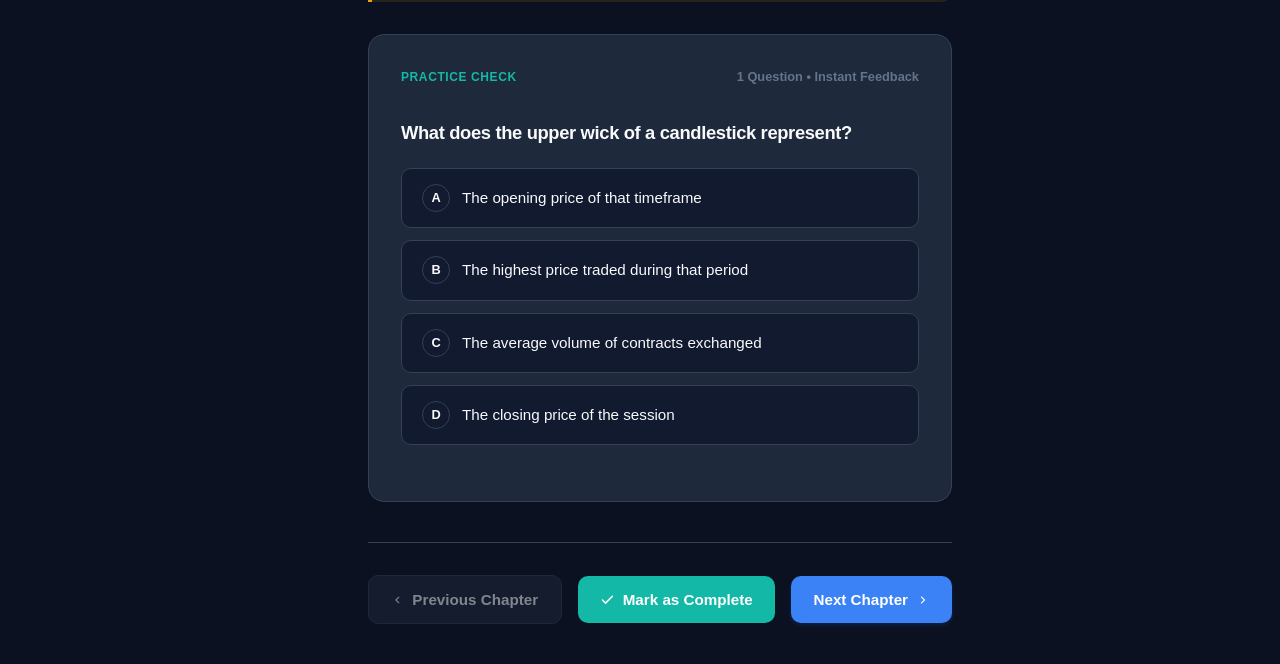
<file: lessons.html>
<!DOCTYPE html>
<html lang="en" data-theme="dark">
<head>
  <!-- Google tag (gtag.js) -->
  <script async src="https://www.googletagmanager.com/gtag/js?id=G-4Y4MCDEMW6"></script>
  <script>
    window.dataLayer = window.dataLayer || [];
    function gtag(){dataLayer.push(arguments);}
    gtag('js', new Date());

    gtag('config', 'G-4Y4MCDEMW6');
  </script>
  <meta charset="UTF-8">
  <meta name="viewport" content="width=device-width, initial-scale=1.0">
  <title>Lesson Player | ChartCraft Academy</title>
  <meta name="description" content="Interactive technical analysis lesson player with custom vector diagrams, chapter syllabus, and practice quizzes.">
  <link rel="stylesheet" href="css/style.css">
</head>
<body>

  <!-- Site Header -->
  <header class="site-header">
    <div class="container nav-container">
      <a href="index.html" class="brand-logo" aria-label="ChartCraft Academy Home">
        <div class="brand-icon">
          <svg width="22" height="22" viewBox="0 0 24 24" fill="none" stroke="currentColor" stroke-width="2.5" stroke-linecap="round" stroke-linejoin="round">
            <polyline points="22 7 13.5 15.5 8.5 10.5 2 17"></polyline>
            <polyline points="16 7 22 7 22 13"></polyline>
          </svg>
        </div>
        <span>ChartCraft <span style="color: var(--accent-teal); font-weight: 400;">Academy</span></span>
      </a>

      <!-- Desktop Nav -->
      <nav class="nav-links" aria-label="Primary Navigation">
        <a href="index.html" class="nav-link">Home</a>
        <a href="courses.html" class="nav-link">Courses</a>
        <a href="progress.html" class="nav-link">Progress</a>
        <a href="glossary.html" class="nav-link">Glossary</a>
        <a href="about.html" class="nav-link">About</a>
      </nav>

      <!-- Nav Actions -->
      <div class="nav-actions">
        <!-- Mobile Sidebar Toggle -->
        <button id="toggleMobileSidebarBtn" class="btn btn-secondary btn-sm" style="display: none;">
          <svg width="16" height="16" viewBox="0 0 24 24" fill="none" stroke="currentColor" stroke-width="2">
            <line x1="3" y1="12" x2="21" y2="12"></line>
            <line x1="3" y1="6" x2="21" y2="6"></line>
            <line x1="3" y1="18" x2="21" y2="18"></line>
          </svg>
          <span>Chapters</span>
        </button>

        <button class="search-trigger" aria-label="Search Academy" title="Search (Ctrl + K)">
          <svg width="16" height="16" viewBox="0 0 24 24" fill="none" stroke="currentColor" stroke-width="2" stroke-linecap="round" stroke-linejoin="round">
            <circle cx="11" cy="11" r="8"></circle>
            <line x1="21" y1="21" x2="16.65" y2="16.65"></line>
          </svg>
          <span style="font-size: 0.85rem;">Search</span>
        </button>

        <button class="btn-icon theme-toggle-btn" aria-label="Toggle Dark/Light Mode" title="Toggle Theme">
          <!-- Populated by script.js -->
        </button>
      </div>
    </div>
  </header>

  <!-- 3-Column Responsive Lesson Layout -->
  <div class="lesson-page-wrapper">
    
    <!-- LEFT COLUMN: Syllabus Navigation -->
    <aside class="lesson-sidebar-left" id="lessonSidebarLeft">
      <div class="syllabus-header">
        <a href="#" id="sidebarBackToCourseLink" class="syllabus-course-link">
          <svg width="14" height="14" viewBox="0 0 24 24" fill="none" stroke="currentColor" stroke-width="2">
            <polyline points="15 18 9 12 15 6"></polyline>
          </svg>
          Back to Course Overview
        </a>
        <h3 id="sidebarCourseTitle" class="syllabus-title">Course Title</h3>
        <div class="progress-label-wrap" style="margin-bottom: 0.35rem;">
          <span style="font-size: 0.75rem;">Course Progress</span>
          <span id="sidebarProgressPct" style="font-size: 0.75rem; font-weight: 700;">0%</span>
        </div>
        <div class="progress-bar-container">
          <div id="sidebarProgressBar" class="progress-bar-fill" style="width: 0%;"></div>
        </div>
      </div>

      <div class="syllabus-list" id="sidebarChaptersList">
        <!-- Rendered dynamically -->
      </div>
    </aside>

    <!-- CENTER COLUMN: Lesson Content, SVG Diagram, Takeaways, Quiz -->
    <main class="lesson-main-content">
      <div class="breadcrumb" style="margin-bottom: 1rem;">
        <a href="courses.html">Courses</a>
        <span>/</span>
        <a href="#" id="contentBreadcrumbCourse">Course Title</a>
        <span>/</span>
        <span id="contentBreadcrumbLesson" style="color: var(--text-primary); font-weight: 600;">Chapter 1</span>
      </div>

      <div class="lesson-meta-bar">
        <div>
          <span id="lessonChapterBadge" class="badge badge-teal" style="margin-right: 0.5rem;">Chapter 01</span>
          <span id="lessonDifficultyBadge" class="badge badge-blue">Beginner</span>
        </div>
        <div style="font-size: 0.85rem; color: var(--text-muted); display: flex; align-items: center; gap: 0.5rem;">
          <svg width="14" height="14" viewBox="0 0 24 24" fill="none" stroke="currentColor" stroke-width="2">
            <circle cx="12" cy="12" r="10"></circle>
            <polyline points="12 6 12 12 16 14"></polyline>
          </svg>
          <span id="lessonDurationText">8 min</span>
        </div>
      </div>

      <h1 id="lessonMainTitle" class="lesson-headline">Lesson Title</h1>

      <!-- Concept Explanation -->
      <section class="lesson-section-box">
        <h2 class="lesson-section-title">
          <svg width="20" height="20" viewBox="0 0 24 24" fill="none" stroke="currentColor" stroke-width="2">
            <path d="M2 3h6a4 4 0 0 1 4 4v14a3 3 0 0 0-3-3H2z"></path>
            <path d="M22 3h-6a4 4 0 0 0-4 4v14a3 3 0 0 1 3-3h7z"></path>
          </svg>
          The Core Concept
        </h2>
        <p id="lessonConceptText" style="font-size: 1.05rem; line-height: 1.7; color: var(--text-primary);">
          Concept explanation...
        </p>

        <!-- Custom Educational SVG Diagram Card -->
        <div class="lesson-diagram-card">
          <div id="lessonDiagramContainer" style="width: 100%;">
            <!-- Rendered SVG -->
          </div>
          <div class="diagram-legend">
            <div class="legend-item">
              <span class="legend-dot" style="background-color: var(--bullish);"></span>
              <span>Bullish / Demand</span>
            </div>
            <div class="legend-item">
              <span class="legend-dot" style="background-color: var(--bearish);"></span>
              <span>Bearish / Supply</span>
            </div>
            <div class="legend-item">
              <span class="legend-dot" style="background-color: var(--warning);"></span>
              <span>Liquidity / Key Reaction</span>
            </div>
          </div>
        </div>

        <!-- Deep Dive Breakdown -->
        <div style="margin-top: 1.75rem;">
          <h3 style="font-size: 1.1rem; margin-bottom: 0.75rem;">Structural Breakdown</h3>
          <ul id="lessonDeepDiveList" style="list-style: disc; padding-left: 1.25rem; display: flex; flex-direction: column; gap: 0.5rem; color: var(--text-secondary);">
            <!-- Populated via script -->
          </ul>
        </div>
      </section>

      <!-- Key Takeaways Box -->
      <div class="takeaways-box">
        <h4>
          <svg width="18" height="18" viewBox="0 0 24 24" fill="none" stroke="currentColor" stroke-width="2" style="display: inline; vertical-align: middle; margin-right: 4px;">
            <polyline points="20 6 9 17 4 12"></polyline>
          </svg>
          Key Takeaways
        </h4>
        <ul id="lessonTakeawaysList">
          <!-- Populated via script -->
        </ul>
      </div>

      <!-- Common Mistakes Callout -->
      <div class="mistakes-box">
        <h4>
          <svg width="18" height="18" viewBox="0 0 24 24" fill="none" stroke="currentColor" stroke-width="2" style="display: inline; vertical-align: middle; margin-right: 4px;">
            <circle cx="12" cy="12" r="10"></circle>
            <line x1="12" y1="8" x2="12" y2="12"></line>
            <line x1="12" y1="16" x2="12.01" y2="16"></line>
          </svg>
          Common Mistakes to Avoid
        </h4>
        <p id="lessonMistakesText" style="margin: 0; font-size: 0.95rem; color: var(--text-secondary); line-height: 1.6;">
          Mistake description...
        </p>
      </div>

      <!-- Practice Quick Check Quiz -->
      <section class="quiz-container" id="lessonQuizSection">
        <div class="quiz-header">
          <span class="quiz-badge">Practice Check</span>
          <span id="quizScoreBadge" style="font-size: 0.8rem; color: var(--text-muted); font-weight: 600;">
            1 Question • Instant Feedback
          </span>
        </div>

        <h3 id="quizQuestionText" class="quiz-question-text">
          Practice Question loading...
        </h3>

        <div class="quiz-options-list" id="quizOptionsList">
          <!-- Options rendered dynamically -->
        </div>

        <!-- Immediate Explanation Feedback Box -->
        <div id="quizFeedbackBox" class="quiz-feedback-box">
          <strong id="quizFeedbackTitle">Correct!</strong>
          <p id="quizFeedbackExplanation">Detailed explanation of the concept.</p>
        </div>
      </section>

      <!-- Bottom Navigation Bar -->
      <div class="lesson-nav-bar">
        <button id="prevLessonBtn" class="btn btn-secondary">
          <svg width="16" height="16" viewBox="0 0 24 24" fill="none" stroke="currentColor" stroke-width="2">
            <polyline points="15 18 9 12 15 6"></polyline>
          </svg>
          Previous Chapter
        </button>

        <button id="markCompleteBtn" class="btn btn-teal">
          <svg width="18" height="18" viewBox="0 0 24 24" fill="none" stroke="currentColor" stroke-width="2.5" stroke-linecap="round" stroke-linejoin="round">
            <polyline points="20 6 9 17 4 12"></polyline>
          </svg>
          <span id="markCompleteBtnText">Mark as Complete</span>
        </button>

        <button id="nextLessonBtn" class="btn btn-primary">
          Next Chapter
          <svg width="16" height="16" viewBox="0 0 24 24" fill="none" stroke="currentColor" stroke-width="2">
            <polyline points="9 18 15 12 9 6"></polyline>
          </svg>
        </button>
      </div>
    </main>

    <!-- RIGHT COLUMN: Lesson Meta, Course Stats, Quick Jump -->
    <aside class="lesson-sidebar-right">
      <div class="right-card">
        <h4>Learning Progress</h4>
        <div class="progress-label-wrap" style="margin-bottom: 0.35rem;">
          <span id="rightProgressLabel">Completed</span>
          <span id="rightProgressPct"><strong>0%</strong></span>
        </div>
        <div class="progress-bar-container">
          <div id="rightProgressBar" class="progress-bar-fill" style="width: 0%;"></div>
        </div>
      </div>

      <div class="right-card">
        <h4>Quick Actions</h4>
        <div style="display: flex; flex-direction: column; gap: 0.5rem;">
          <a href="#lessonQuizSection" class="btn btn-secondary btn-sm" style="width: 100%; justify-content: flex-start;">
            <svg width="14" height="14" viewBox="0 0 24 24" fill="none" stroke="currentColor" stroke-width="2">
              <circle cx="12" cy="12" r="10"></circle>
              <line x1="12" y1="16" x2="12" y2="12"></line>
              <line x1="12" y1="8" x2="12.01" y2="8"></line>
            </svg>
            Jump to Quick Check
          </a>
          <a href="glossary.html" target="_blank" class="btn btn-secondary btn-sm" style="width: 100%; justify-content: flex-start;">
            <svg width="14" height="14" viewBox="0 0 24 24" fill="none" stroke="currentColor" stroke-width="2">
              <path d="M4 19.5A2.5 2.5 0 0 1 6.5 17H20"></path>
              <path d="M6.5 2H20v20H6.5A2.5 2.5 0 0 1 4 19.5v-15A2.5 2.5 0 0 1 6.5 2z"></path>
            </svg>
            Open Trading Glossary
          </a>
          <a href="progress.html" class="btn btn-secondary btn-sm" style="width: 100%; justify-content: flex-start;">
            <svg width="14" height="14" viewBox="0 0 24 24" fill="none" stroke="currentColor" stroke-width="2">
              <path d="M18 20V10"></path>
              <path d="M12 20V4"></path>
              <path d="M6 20v-6"></path>
            </svg>
            My Progress Dashboard
          </a>
        </div>
      </div>

      <div class="right-card" style="background-color: var(--bg-surface);">
        <h4 style="font-size: 0.85rem; color: var(--text-muted); text-transform: uppercase;">Study Tip</h4>
        <p style="font-size: 0.82rem; color: var(--text-secondary); line-height: 1.5; margin: 0;">
          Study one concept at a time. Trace the vector diagrams and attempt the quick check before advancing to the next chapter.
        </p>
      </div>
    </aside>

  </div>

  <!-- Toast Notification Container -->
  <div class="toast-container"></div>

  <!-- Scripts -->
  <script src="js/progress.js"></script>
  <script src="js/courses.js"></script>
  <script src="js/script.js"></script>
  <script>
    document.addEventListener('DOMContentLoaded', () => {
      // Responsive Mobile Sidebar Toggle
      const mobileToggleBtn = document.getElementById('toggleMobileSidebarBtn');
      const leftSidebar = document.getElementById('lessonSidebarLeft');
      
      function checkWidth() {
        if (window.innerWidth <= 900) {
          mobileToggleBtn.style.display = 'inline-flex';
        } else {
          mobileToggleBtn.style.display = 'none';
          leftSidebar.classList.remove('mobile-open');
        }
      }
      checkWidth();
      window.addEventListener('resize', checkWidth);

      mobileToggleBtn.addEventListener('click', () => {
        leftSidebar.classList.toggle('mobile-open');
      });

      // Parse Query Params
      const urlParams = new URLSearchParams(window.location.search);
      const courseId = urlParams.get('course') || 'course-1';
      const lessonNum = parseInt(urlParams.get('lesson'), 10) || 1;

      // Bookmark last visited
      ProgressTracker.setLastVisited(courseId, lessonNum);

      // Fetch lesson data
      const lessonData = getLesson(courseId, lessonNum);
      const { course, chapter, totalChapters, nextNum, prevNum } = lessonData;

      // Update Page Metadata
      document.title = `${chapter.title} | ${course.title} | ChartCraft Academy`;

      // Sidebar Header
      document.getElementById('sidebarBackToCourseLink').href = `course-details.html?course=${course.id}`;
      document.getElementById('sidebarCourseTitle').textContent = course.title;
      
      // Breadcrumbs
      const breadcrumbCourse = document.getElementById('contentBreadcrumbCourse');
      breadcrumbCourse.textContent = course.title;
      breadcrumbCourse.href = `course-details.html?course=${course.id}`;
      document.getElementById('contentBreadcrumbLesson').textContent = `Chapter ${chapter.id}: ${chapter.title}`;

      // Lesson Header
      document.getElementById('lessonChapterBadge').textContent = `Chapter ${String(chapter.id).padStart(2, '0')}`;
      document.getElementById('lessonDifficultyBadge').textContent = chapter.difficulty || course.difficulty;
      document.getElementById('lessonDurationText').textContent = chapter.duration;
      document.getElementById('lessonMainTitle').textContent = chapter.title;

      // Content
      document.getElementById('lessonConceptText').textContent = chapter.concept;

      // Render SVG Diagram
      const diagramContainer = document.getElementById('lessonDiagramContainer');
      if (typeof chapter.diagram === 'function') {
        diagramContainer.innerHTML = chapter.diagram();
      } else if (typeof course.svgPreview === 'function') {
        diagramContainer.innerHTML = course.svgPreview();
      }

      // Deep Dive
      const deepDiveList = document.getElementById('lessonDeepDiveList');
      if (chapter.deepDive && chapter.deepDive.length > 0) {
        deepDiveList.innerHTML = chapter.deepDive.map(pt => `<li>${escapeHtml(pt)}</li>`).join('');
      } else {
        deepDiveList.innerHTML = `<li>Deconstruct the visual diagram and identify key structural points.</li>`;
      }

      // Takeaways
      const takeawaysList = document.getElementById('lessonTakeawaysList');
      if (chapter.takeaways && chapter.takeaways.length > 0) {
        takeawaysList.innerHTML = chapter.takeaways.map(t => `<li>${escapeHtml(t)}</li>`).join('');
      }

      // Common Mistakes
      document.getElementById('lessonMistakesText').textContent = chapter.commonMistakes || 'Ignoring higher-timeframe market structure.';

      // Render Quiz
      renderQuiz(course.id, chapter.id, chapter.quiz);

      // Update Navigation Buttons
      const prevBtn = document.getElementById('prevLessonBtn');
      if (prevNum) {
        prevBtn.onclick = () => { window.location.href = `lessons.html?course=${course.id}&lesson=${prevNum}`; };
      } else {
        prevBtn.disabled = true;
        prevBtn.style.opacity = '0.5';
        prevBtn.style.cursor = 'not-allowed';
      }

      const nextBtn = document.getElementById('nextLessonBtn');
      if (nextNum) {
        nextBtn.onclick = () => { window.location.href = `lessons.html?course=${course.id}&lesson=${nextNum}`; };
      } else {
        nextBtn.innerHTML = `Course Complete! &rarr;`;
        nextBtn.onclick = () => { window.location.href = `course-details.html?course=${course.id}`; };
      }

      // Complete Button State
      const completeBtn = document.getElementById('markCompleteBtn');
      const completeBtnText = document.getElementById('markCompleteBtnText');

      function updateCompleteBtnState() {
        const isCompleted = ProgressTracker.isLessonCompleted(course.id, chapter.id);
        if (isCompleted) {
          completeBtn.className = 'btn btn-secondary';
          completeBtnText.textContent = 'Completed ✓ (Click to Undo)';
        } else {
          completeBtn.className = 'btn btn-teal';
          completeBtnText.textContent = 'Mark as Complete';
        }
        updateProgressUI();
      }

      completeBtn.addEventListener('click', () => {
        const isNowComplete = ProgressTracker.toggleLessonCompletion(course.id, chapter.id);
        showToast(
          isNowComplete ? `Chapter ${chapter.id} marked as complete! 🎉` : `Chapter ${chapter.id} marked as incomplete.`,
          isNowComplete ? 'info' : 'warning'
        );
        updateCompleteBtnState();
        renderSidebarSyllabus();
      });

      updateCompleteBtnState();
      renderSidebarSyllabus();
      updateProgressUI();

      // Progress UI updater
      function updateProgressUI() {
        const prog = ProgressTracker.getCourseProgress(course.id, totalChapters);
        document.getElementById('sidebarProgressPct').textContent = `${prog.percentage}%`;
        document.getElementById('sidebarProgressBar').style.width = `${prog.percentage}%`;

        document.getElementById('rightProgressPct').innerHTML = `<strong>${prog.percentage}%</strong>`;
        document.getElementById('rightProgressBar').style.width = `${prog.percentage}%`;
        document.getElementById('rightProgressLabel').textContent = `${prog.completed}/${totalChapters} Chapters`;
      }

      // Render Syllabus in Left Sidebar
      function renderSidebarSyllabus() {
        const sidebarList = document.getElementById('sidebarChaptersList');
        sidebarList.innerHTML = course.chapters.map(ch => {
          const isDone = ProgressTracker.isLessonCompleted(course.id, ch.id);
          const isActive = ch.id === chapter.id;
          const padNum = String(ch.id).padStart(2, '0');

          return `
            <a href="lessons.html?course=${course.id}&lesson=${ch.id}" class="syllabus-item-btn ${isActive ? 'active' : ''}">
              <span class="status-indicator ${isDone ? 'completed' : 'not-started'}" style="width: 1.25rem; height: 1.25rem; font-size: 0.75rem;">
                ${isDone ? `✓` : ''}
              </span>
              <div style="flex: 1; overflow: hidden; text-overflow: ellipsis; white-space: nowrap;">
                <span style="font-weight: 700; color: var(--accent-primary); margin-right: 4px;">${padNum}</span>
                <span>${escapeHtml(ch.title)}</span>
              </div>
            </a>
          `;
        }).join('');
      }

      // Render Quiz
      function renderQuiz(cId, chId, quiz) {
        if (!quiz) return;
        document.getElementById('quizQuestionText').textContent = quiz.question;

        const optionsList = document.getElementById('quizOptionsList');
        const feedbackBox = document.getElementById('quizFeedbackBox');
        const feedbackTitle = document.getElementById('quizFeedbackTitle');
        const feedbackExp = document.getElementById('quizFeedbackExplanation');

        const letters = ['A', 'B', 'C', 'D'];
        optionsList.innerHTML = quiz.options.map((opt, i) => `
          <button class="quiz-option-btn" data-index="${i}">
            <span class="option-marker">${letters[i]}</span>
            <span>${escapeHtml(opt)}</span>
          </button>
        `).join('');

        // Check if previously taken
        const prevResult = ProgressTracker.getQuizResult(cId, chId);
        if (prevResult) {
          highlightQuizAnswer(quiz.correctIndex, quiz.correctIndex, quiz.explanation, false);
        }

        optionsList.querySelectorAll('.quiz-option-btn').forEach(btn => {
          btn.addEventListener('click', () => {
            const selectedIndex = parseInt(btn.getAttribute('data-index'), 10);
            const isCorrect = selectedIndex === quiz.correctIndex;

            ProgressTracker.saveQuizResult(cId, chId, isCorrect ? 1 : 0, 1);
            highlightQuizAnswer(selectedIndex, quiz.correctIndex, quiz.explanation, true);

            if (isCorrect) {
              // Automatically mark as complete if not already
              if (!ProgressTracker.isLessonCompleted(cId, chId)) {
                ProgressTracker.markLessonComplete(cId, chId);
                updateCompleteBtnState();
                renderSidebarSyllabus();
                showToast("Great job! Chapter marked as complete.", "info");
              }
            }
          });
        });

        function highlightQuizAnswer(selectedIdx, correctIdx, explanation, showNotice = true) {
          const buttons = optionsList.querySelectorAll('.quiz-option-btn');
          buttons.forEach((b, i) => {
            b.disabled = true;
            b.classList.remove('correct', 'wrong', 'selected');
            if (i === correctIdx) {
              b.classList.add('correct');
            } else if (i === selectedIdx && selectedIdx !== correctIdx) {
              b.classList.add('wrong');
            }
          });

          feedbackBox.className = 'quiz-feedback-box ' + (selectedIdx === correctIdx ? 'correct' : 'wrong');
          feedbackTitle.textContent = selectedIdx === correctIdx ? 'Correct! 🎯' : 'Incorrect. Study the Explanation:';
          feedbackExp.textContent = explanation;

          if (showNotice) {
            feedbackBox.scrollIntoView({ behavior: 'smooth', block: 'nearest' });
          }
        }
      }
    });
  </script>
</body>
</html>
</file>
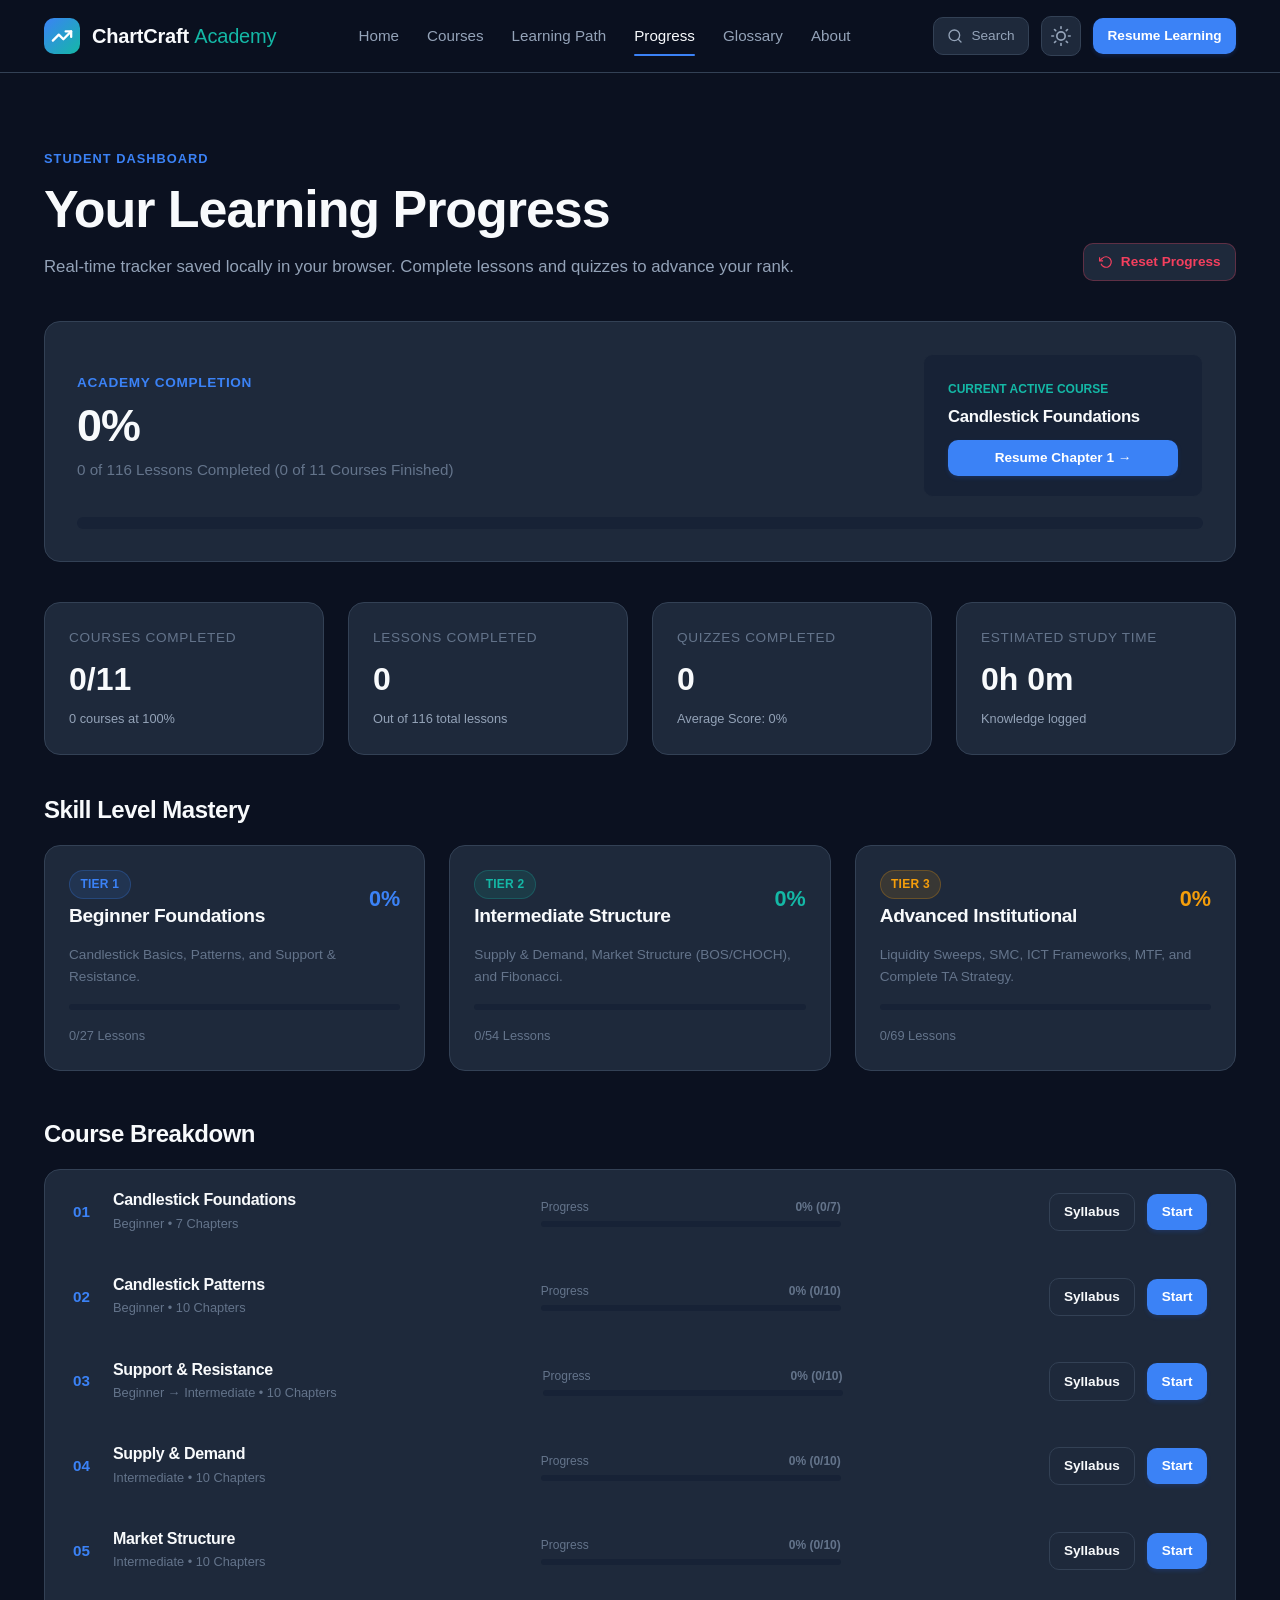
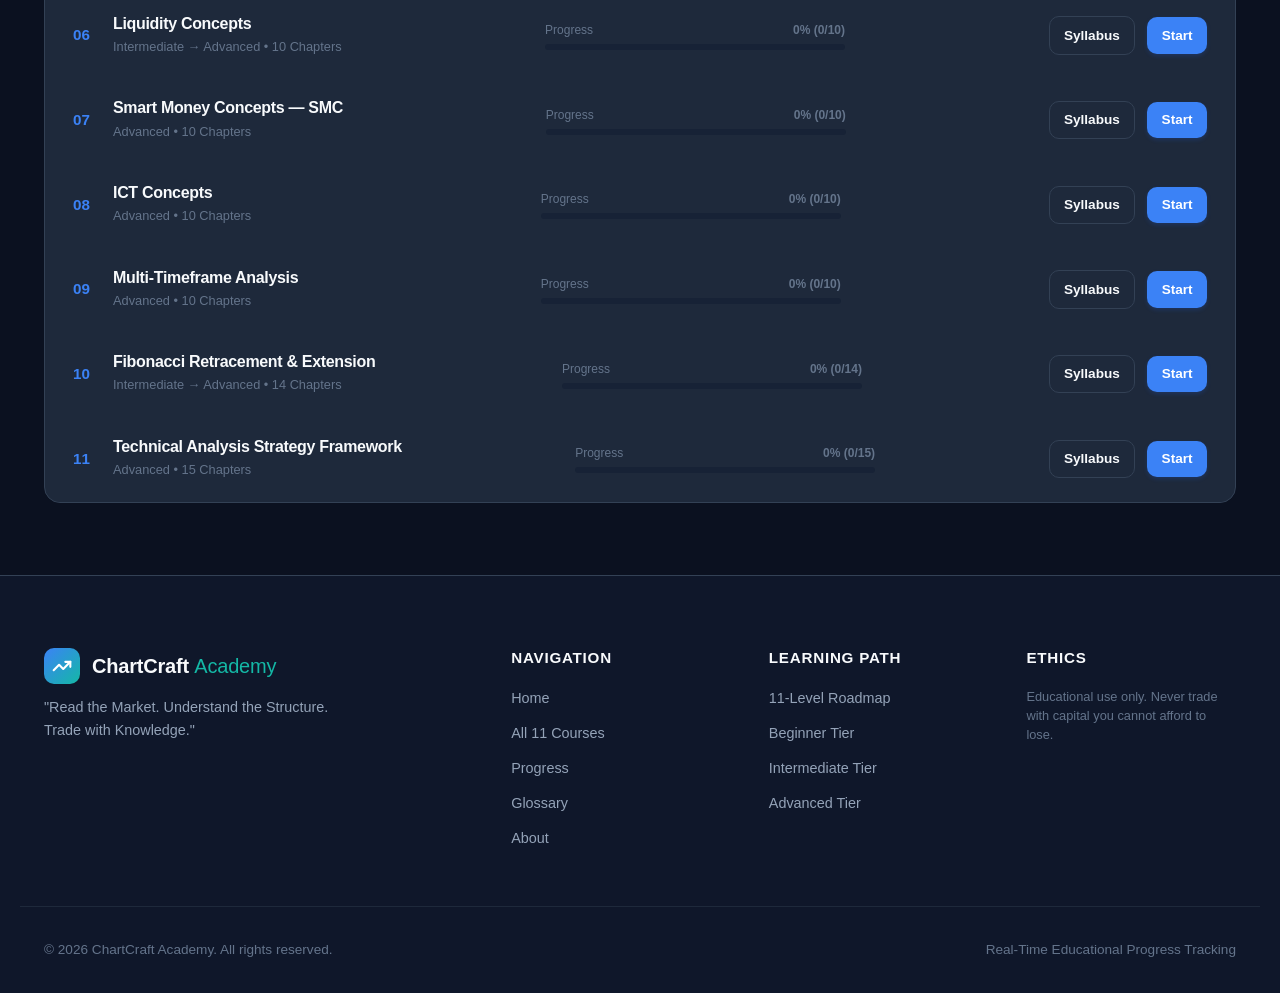
<file: progress.html>
<!DOCTYPE html>
<html lang="en" data-theme="dark">
<head>
  <!-- Google tag (gtag.js) -->
  <script async src="https://www.googletagmanager.com/gtag/js?id=G-4Y4MCDEMW6"></script>
  <script>
    window.dataLayer = window.dataLayer || [];
    function gtag(){dataLayer.push(arguments);}
    gtag('js', new Date());

    gtag('config', 'G-4Y4MCDEMW6');
  </script>
  <meta charset="UTF-8">
  <meta name="viewport" content="width=device-width, initial-scale=1.0">
  <title>Progress Dashboard | ChartCraft Academy</title>
  <meta name="description" content="Track your complete learning progress, completed chapters, quiz scores, and level achievements across ChartCraft Academy.">
  <link rel="stylesheet" href="css/style.css">
</head>
<body>

  <!-- Site Header -->
  <header class="site-header">
    <div class="container nav-container">
      <a href="index.html" class="brand-logo" aria-label="ChartCraft Academy Home">
        <div class="brand-icon">
          <svg width="22" height="22" viewBox="0 0 24 24" fill="none" stroke="currentColor" stroke-width="2.5" stroke-linecap="round" stroke-linejoin="round">
            <polyline points="22 7 13.5 15.5 8.5 10.5 2 17"></polyline>
            <polyline points="16 7 22 7 22 13"></polyline>
          </svg>
        </div>
        <span>ChartCraft <span style="color: var(--accent-teal); font-weight: 400;">Academy</span></span>
      </a>

      <!-- Desktop Nav -->
      <nav class="nav-links" aria-label="Primary Navigation">
        <a href="index.html" class="nav-link">Home</a>
        <a href="courses.html" class="nav-link">Courses</a>
        <a href="index.html#learning-path" class="nav-link">Learning Path</a>
        <a href="progress.html" class="nav-link active">Progress</a>
        <a href="glossary.html" class="nav-link">Glossary</a>
        <a href="about.html" class="nav-link">About</a>
      </nav>

      <!-- Nav Actions -->
      <div class="nav-actions">
        <button class="search-trigger" aria-label="Search Academy" title="Search (Ctrl + K)">
          <svg width="16" height="16" viewBox="0 0 24 24" fill="none" stroke="currentColor" stroke-width="2" stroke-linecap="round" stroke-linejoin="round">
            <circle cx="11" cy="11" r="8"></circle>
            <line x1="21" y1="21" x2="16.65" y2="16.65"></line>
          </svg>
          <span style="font-size: 0.85rem;">Search</span>
        </button>

        <button class="btn-icon theme-toggle-btn" aria-label="Toggle Dark/Light Mode" title="Toggle Theme">
          <!-- Populated by script.js -->
        </button>

        <a href="lessons.html?course=course-1&lesson=1" class="btn btn-primary btn-sm">
          Resume Learning
        </a>

        <button class="btn-icon mobile-menu-btn" aria-label="Open mobile menu">
          <svg width="24" height="24" viewBox="0 0 24 24" fill="none" stroke="currentColor" stroke-width="2" stroke-linecap="round" stroke-linejoin="round">
            <line x1="3" y1="12" x2="21" y2="12"></line>
            <line x1="3" y1="6" x2="21" y2="6"></line>
            <line x1="3" y1="18" x2="21" y2="18"></line>
          </svg>
        </button>
      </div>
    </div>
  </header>

  <!-- Mobile Nav Drawer -->
  <div class="mobile-nav-drawer" role="dialog" aria-modal="true" aria-label="Mobile Navigation">
    <a href="index.html" class="nav-link">Home</a>
    <a href="courses.html" class="nav-link">All 11 Courses</a>
    <a href="index.html#learning-path" class="nav-link">Learning Roadmap</a>
    <a href="progress.html" class="nav-link active">My Progress Dashboard</a>
    <a href="glossary.html" class="nav-link">Trading Glossary</a>
    <a href="about.html" class="nav-link">About Academy</a>
  </div>

  <main>
    <section class="section">
      <div class="container">
        <!-- Header -->
        <div style="display: flex; flex-wrap: wrap; justify-content: space-between; align-items: flex-end; gap: 1.5rem; margin-bottom: 2.5rem;">
          <div>
            <span class="section-tag">Student Dashboard</span>
            <h1 class="section-title">Your Learning Progress</h1>
            <p class="section-subtitle" style="margin: 0;">
              Real-time tracker saved locally in your browser. Complete lessons and quizzes to advance your rank.
            </p>
          </div>
          <div style="display: flex; gap: 0.75rem;">
            <button id="resetProgressBtn" class="btn btn-secondary btn-sm" style="color: var(--bearish); border-color: rgba(244, 63, 94, 0.3);">
              <svg width="14" height="14" viewBox="0 0 24 24" fill="none" stroke="currentColor" stroke-width="2">
                <polyline points="1 4 1 10 7 10"></polyline>
                <path d="M3.51 15a9 9 0 1 0 2.13-9.36L1 10"></path>
              </svg>
              Reset Progress
            </button>
          </div>
        </div>

        <!-- Overall Progress Hero Card -->
        <div style="background-color: var(--bg-card); border: 1px solid var(--border-color); border-radius: var(--radius-lg); padding: 2rem; margin-bottom: 2.5rem;">
          <div style="display: flex; flex-wrap: wrap; justify-content: space-between; align-items: center; gap: 1.5rem; margin-bottom: 1.25rem;">
            <div>
              <span style="font-size: 0.85rem; font-weight: 700; text-transform: uppercase; color: var(--accent-primary); letter-spacing: 0.05em;">
                Academy Completion
              </span>
              <h2 id="overallPctText" style="font-size: 2.8rem; margin: 0.25rem 0;">0%</h2>
              <p id="overallCountsSub" style="margin: 0; color: var(--text-muted); font-size: 0.95rem;">
                0 of 0 Lessons Completed
              </p>
            </div>

            <!-- Resume Learning Card -->
            <div id="resumeLearningBox" style="background-color: var(--bg-surface); padding: 1.25rem 1.5rem; border-radius: var(--radius-md); border: 1px solid var(--border-subtle); min-width: 280px;">
              <span style="font-size: 0.75rem; text-transform: uppercase; color: var(--accent-teal); font-weight: 700;">
                Current Active Course
              </span>
              <h4 id="resumeCourseTitle" style="font-size: 1.05rem; margin: 0.35rem 0 0.75rem;">Candlestick Foundations</h4>
              <a href="lessons.html?course=course-1&lesson=1" id="resumeActionBtn" class="btn btn-primary btn-sm" style="width: 100%;">
                Resume Learning &rarr;
              </a>
            </div>
          </div>

          <!-- Overall Wide Progress Bar -->
          <div class="progress-bar-container" style="height: 12px;">
            <div id="overallProgressBar" class="progress-bar-fill" style="width: 0%;"></div>
          </div>
        </div>

        <!-- Quick Stats Cards Grid -->
        <div class="stats-cards-grid">
          <div class="stat-card">
            <div class="stat-card-label">Courses Completed</div>
            <div class="stat-card-value" id="statCoursesCompleted">0/11</div>
            <div class="stat-card-sub" id="statCoursesSub">0 courses finished 100%</div>
          </div>
          <div class="stat-card">
            <div class="stat-card-label">Lessons Completed</div>
            <div class="stat-card-value" id="statLessonsCompleted">0</div>
            <div class="stat-card-sub" id="statLessonsSub">Across all 11 modules</div>
          </div>
          <div class="stat-card">
            <div class="stat-card-label">Quizzes Completed</div>
            <div class="stat-card-value" id="statQuizzesTaken">0</div>
            <div class="stat-card-sub" id="statQuizAvg">Average Score: 0%</div>
          </div>
          <div class="stat-card">
            <div class="stat-card-label">Estimated Study Time</div>
            <div class="stat-card-value" id="statEstimatedTime">0h 0m</div>
            <div class="stat-card-sub">Knowledge logged</div>
          </div>
        </div>

        <!-- Tiered Level Progress Breakdown (Beginner, Intermediate, Advanced) -->
        <div style="margin-bottom: 3rem;">
          <h2 style="font-size: 1.5rem; margin-bottom: 1.25rem;">Skill Level Mastery</h2>
          
          <div class="progress-levels-grid">
            <!-- Beginner Card -->
            <div class="level-card">
              <div class="level-header">
                <div>
                  <span class="badge badge-blue">Tier 1</span>
                  <h3 style="font-size: 1.2rem; margin-top: 0.35rem;">Beginner Foundations</h3>
                </div>
                <strong id="beginnerPct" style="font-size: 1.35rem; color: var(--accent-primary);">0%</strong>
              </div>
              <p style="font-size: 0.85rem; color: var(--text-muted); margin: 0;">
                Candlestick Basics, Patterns, and Support &amp; Resistance.
              </p>
              <div class="progress-bar-container">
                <div id="beginnerBar" class="progress-bar-fill" style="width: 0%;"></div>
              </div>
              <div style="font-size: 0.8rem; color: var(--text-muted);" id="beginnerCount">0/27 Lessons</div>
            </div>

            <!-- Intermediate Card -->
            <div class="level-card">
              <div class="level-header">
                <div>
                  <span class="badge badge-teal">Tier 2</span>
                  <h3 style="font-size: 1.2rem; margin-top: 0.35rem;">Intermediate Structure</h3>
                </div>
                <strong id="interPct" style="font-size: 1.35rem; color: var(--accent-teal);">0%</strong>
              </div>
              <p style="font-size: 0.85rem; color: var(--text-muted); margin: 0;">
                Supply &amp; Demand, Market Structure (BOS/CHOCH), and Fibonacci.
              </p>
              <div class="progress-bar-container">
                <div id="interBar" class="progress-bar-fill" style="width: 0%;"></div>
              </div>
              <div style="font-size: 0.8rem; color: var(--text-muted);" id="interCount">0/34 Lessons</div>
            </div>

            <!-- Advanced Card -->
            <div class="level-card">
              <div class="level-header">
                <div>
                  <span class="badge badge-amber">Tier 3</span>
                  <h3 style="font-size: 1.2rem; margin-top: 0.35rem;">Advanced Institutional</h3>
                </div>
                <strong id="advPct" style="font-size: 1.35rem; color: var(--warning);">0%</strong>
              </div>
              <p style="font-size: 0.85rem; color: var(--text-muted); margin: 0;">
                Liquidity Sweeps, SMC, ICT Frameworks, MTF, and Complete TA Strategy.
              </p>
              <div class="progress-bar-container">
                <div id="advBar" class="progress-bar-fill" style="width: 0%;"></div>
              </div>
              <div style="font-size: 0.8rem; color: var(--text-muted);" id="advCount">0/50 Lessons</div>
            </div>
          </div>
        </div>

        <!-- Course Breakdown Table -->
        <div>
          <h2 style="font-size: 1.5rem; margin-bottom: 1.25rem;">Course Breakdown</h2>

          <div style="background-color: var(--bg-card); border: 1px solid var(--border-color); border-radius: var(--radius-lg); overflow: hidden;">
            <div id="courseBreakdownList" style="display: flex; flex-direction: column;">
              <!-- Populated dynamically via script -->
            </div>
          </div>
        </div>

      </div>
    </section>
  </main>

  <!-- Site Footer -->
  <footer class="site-footer">
    <div class="container footer-grid">
      <div class="footer-brand">
        <a href="index.html" class="brand-logo">
          <div class="brand-icon">
            <svg width="20" height="20" viewBox="0 0 24 24" fill="none" stroke="currentColor" stroke-width="2.5" stroke-linecap="round" stroke-linejoin="round">
              <polyline points="22 7 13.5 15.5 8.5 10.5 2 17"></polyline>
              <polyline points="16 7 22 7 22 13"></polyline>
            </svg>
          </div>
          <span>ChartCraft <span style="color: var(--accent-teal); font-weight: 400;">Academy</span></span>
        </a>
        <p>"Read the Market. Understand the Structure. Trade with Knowledge."</p>
      </div>

      <div class="footer-col">
        <h4>Navigation</h4>
        <div class="footer-links">
          <a href="index.html" class="footer-link">Home</a>
          <a href="courses.html" class="footer-link">All 11 Courses</a>
          <a href="progress.html" class="footer-link">Progress</a>
          <a href="glossary.html" class="footer-link">Glossary</a>
          <a href="about.html" class="footer-link">About</a>
        </div>
      </div>

      <div class="footer-col">
        <h4>Learning Path</h4>
        <div class="footer-links">
          <a href="index.html#learning-path" class="footer-link">11-Level Roadmap</a>
          <a href="courses.html" class="footer-link">Beginner Tier</a>
          <a href="courses.html" class="footer-link">Intermediate Tier</a>
          <a href="courses.html" class="footer-link">Advanced Tier</a>
        </div>
      </div>

      <div class="footer-col">
        <h4>Ethics</h4>
        <p style="font-size: 0.8rem; color: var(--text-muted); line-height: 1.5;">
          Educational use only. Never trade with capital you cannot afford to lose.
        </p>
      </div>
    </div>

    <div class="container footer-bottom">
      <div>&copy; 2026 ChartCraft Academy. All rights reserved.</div>
      <div>Real-Time Educational Progress Tracking</div>
    </div>
  </footer>

  <!-- Scripts -->
  <script src="js/progress.js"></script>
  <script src="js/courses.js"></script>
  <script src="js/script.js"></script>
  <script>
    document.addEventListener('DOMContentLoaded', () => {
      renderDashboard();

      // Reset Button Handler
      document.getElementById('resetProgressBtn').addEventListener('click', () => {
        if (confirm("Are you sure you want to reset all your learning progress and quiz scores? This cannot be undone.")) {
          ProgressTracker.resetAllProgress();
          showToast("Progress has been completely reset.", "warning");
          renderDashboard();
        }
      });

      function renderDashboard() {
        if (typeof ProgressTracker === 'undefined' || typeof AcademyCourses === 'undefined') return;

        const overall = ProgressTracker.getOverallProgress(AcademyCourses);
        document.getElementById('overallPctText').textContent = `${overall.percentage}%`;
        document.getElementById('overallCountsSub').textContent = `${overall.completedLessons} of ${overall.totalLessons} Lessons Completed (${overall.completedCourses} of ${overall.totalCourses} Courses Finished)`;
        document.getElementById('overallProgressBar').style.width = `${overall.percentage}%`;

        // Stat cards
        document.getElementById('statCoursesCompleted').textContent = `${overall.completedCourses}/${overall.totalCourses}`;
        document.getElementById('statCoursesSub').textContent = `${overall.completedCourses} courses at 100%`;

        document.getElementById('statLessonsCompleted').textContent = overall.completedLessons;
        document.getElementById('statLessonsSub').textContent = `Out of ${overall.totalLessons} total lessons`;

        // Quiz stats
        const quizStats = ProgressTracker.getAllQuizStats();
        document.getElementById('statQuizzesTaken').textContent = quizStats.totalQuizzes;
        document.getElementById('statQuizAvg').textContent = `Average Score: ${quizStats.averageScore}%`;

        // Approximate hours learned (approx 7 min per completed lesson)
        const totalMinutes = overall.completedLessons * 7;
        const hours = Math.floor(totalMinutes / 60);
        const mins = totalMinutes % 60;
        document.getElementById('statEstimatedTime').textContent = `${hours}h ${mins}m`;

        // Last Visited / Bookmark
        const lastVisited = ProgressTracker.getLastVisited();
        const activeCourse = lastVisited 
          ? (AcademyCourses.find(c => c.id === lastVisited.courseId) || AcademyCourses[0])
          : AcademyCourses[0];
        const activeLessonNum = lastVisited ? lastVisited.lessonNum : 1;

        document.getElementById('resumeCourseTitle').textContent = activeCourse.title;
        document.getElementById('resumeActionBtn').href = `lessons.html?course=${activeCourse.id}&lesson=${activeLessonNum}`;
        document.getElementById('resumeActionBtn').innerHTML = `Resume Chapter ${activeLessonNum} &rarr;`;

        // Level Breakdowns
        const beg = ProgressTracker.getLevelProgress('Beginner', AcademyCourses);
        document.getElementById('beginnerPct').textContent = `${beg.percentage}%`;
        document.getElementById('beginnerBar').style.width = `${beg.percentage}%`;
        document.getElementById('beginnerCount').textContent = `${beg.completed}/${beg.total} Lessons`;

        const inter = ProgressTracker.getLevelProgress('Intermediate', AcademyCourses);
        document.getElementById('interPct').textContent = `${inter.percentage}%`;
        document.getElementById('interBar').style.width = `${inter.percentage}%`;
        document.getElementById('interCount').textContent = `${inter.completed}/${inter.total} Lessons`;

        const adv = ProgressTracker.getLevelProgress('Advanced', AcademyCourses);
        document.getElementById('advPct').textContent = `${adv.percentage}%`;
        document.getElementById('advBar').style.width = `${adv.percentage}%`;
        document.getElementById('advCount').textContent = `${adv.completed}/${adv.total} Lessons`;

        // Course Breakdown List
        const listContainer = document.getElementById('courseBreakdownList');
        listContainer.innerHTML = AcademyCourses.map((course, idx) => {
          const totalChapters = course.chapters ? course.chapters.length : 0;
          const prog = ProgressTracker.getCourseProgress(course.id, totalChapters);

          return `
            <div style="display: flex; flex-wrap: wrap; align-items: center; justify-content: space-between; padding: 1.25rem 1.75rem; border-bottom: 1px solid var(--border-subtle); gap: 1rem;">
              <div style="display: flex; align-items: center; gap: 1rem; min-width: 260px;">
                <span style="font-weight: 800; font-size: 0.95rem; color: var(--accent-primary); width: 1.5rem;">
                  ${String(idx + 1).padStart(2, '0')}
                </span>
                <div>
                  <h4 style="font-size: 1rem; margin-bottom: 0.2rem;">${escapeHtml(course.title)}</h4>
                  <div style="font-size: 0.8rem; color: var(--text-muted);">
                    ${course.difficulty} • ${totalChapters} Chapters
                  </div>
                </div>
              </div>

              <!-- Bar in row -->
              <div style="flex: 1; max-width: 300px; min-width: 160px;">
                <div style="display: flex; justify-content: space-between; font-size: 0.75rem; margin-bottom: 0.25rem; color: var(--text-muted);">
                  <span>Progress</span>
                  <strong>${prog.percentage}% (${prog.completed}/${totalChapters})</strong>
                </div>
                <div class="progress-bar-container" style="height: 6px;">
                  <div class="progress-bar-fill" style="width: ${prog.percentage}%;"></div>
                </div>
              </div>

              <div style="display: flex; align-items: center; gap: 0.75rem;">
                <a href="course-details.html?course=${course.id}" class="btn btn-secondary btn-sm">
                  Syllabus
                </a>
                <a href="lessons.html?course=${course.id}&lesson=1" class="btn btn-primary btn-sm">
                  ${prog.completed > 0 ? 'Continue' : 'Start'}
                </a>
              </div>
            </div>
          `;
        }).join('');
      }
    });
  </script>
</body>
</html>
</file>
<file: css/style.css>
/* ==========================================================================
   ChartCraft Academy - Modern EdTech Stylesheet
   Color Palette: Deep Navy / Charcoal, Off-White, Muted Blue, Teal
   Strictly Educational, Clean, Accessible, Responsive
   ========================================================================== */

/* --- CSS Variables & Design Tokens --- */
:root {
  /* Dark Theme (Default) */
  --bg-primary: #0b1120;
  --bg-secondary: #0f172a;
  --bg-card: #1e293b;
  --bg-card-hover: #24344d;
  --bg-surface: #172236;
  --bg-input: #111a2e;
  --border-color: #334155;
  --border-subtle: #1e293b;
  
  --text-primary: #f8fafc;
  --text-secondary: #94a3b8;
  --text-muted: #64748b;
  
  --accent-primary: #3b82f6;
  --accent-primary-hover: #2563eb;
  --accent-secondary: #0ea5e9;
  --accent-teal: #14b8a6;
  --accent-teal-subtle: rgba(20, 184, 166, 0.12);
  --accent-blue-subtle: rgba(59, 130, 246, 0.12);
  
  /* Semantic Trading Education Colors (Strictly for educational charts/status) */
  --bullish: #10b981;
  --bullish-bg: rgba(16, 185, 129, 0.12);
  --bearish: #f43f5e;
  --bearish-bg: rgba(244, 63, 94, 0.12);
  --warning: #f59e0b;
  --warning-bg: rgba(245, 158, 11, 0.12);
  
  --shadow-sm: 0 1px 2px 0 rgba(0, 0, 0, 0.25);
  --shadow-md: 0 4px 6px -1px rgba(0, 0, 0, 0.3), 0 2px 4px -2px rgba(0, 0, 0, 0.25);
  --shadow-lg: 0 10px 15px -3px rgba(0, 0, 0, 0.35), 0 4px 6px -4px rgba(0, 0, 0, 0.25);
  --shadow-xl: 0 20px 25px -5px rgba(0, 0, 0, 0.4), 0 8px 10px -6px rgba(0, 0, 0, 0.3);
  
  --radius-sm: 6px;
  --radius-md: 10px;
  --radius-lg: 16px;
  --radius-full: 9999px;
  
  --transition-fast: 150ms cubic-bezier(0.4, 0, 0.2, 1);
  --transition-normal: 250ms cubic-bezier(0.4, 0, 0.2, 1);
  --container-max: 1240px;
}

[data-theme="light"] {
  --bg-primary: #f8fafc;
  --bg-secondary: #f1f5f9;
  --bg-card: #ffffff;
  --bg-card-hover: #f8fafc;
  --bg-surface: #e2e8f0;
  --bg-input: #ffffff;
  --border-color: #cbd5e1;
  --border-subtle: #e2e8f0;
  
  --text-primary: #0f172a;
  --text-secondary: #475569;
  --text-muted: #64748b;
  
  --accent-primary: #2563eb;
  --accent-primary-hover: #1d4ed8;
  --accent-secondary: #0284c7;
  --accent-teal: #0d9488;
  --accent-teal-subtle: rgba(13, 148, 136, 0.1);
  --accent-blue-subtle: rgba(37, 99, 235, 0.08);
  
  --bullish: #059669;
  --bullish-bg: rgba(5, 150, 105, 0.1);
  --bearish: #e11d48;
  --bearish-bg: rgba(225, 29, 72, 0.1);
  --warning: #d97706;
  --warning-bg: rgba(217, 119, 6, 0.1);
  
  --shadow-sm: 0 1px 3px 0 rgba(0, 0, 0, 0.07);
  --shadow-md: 0 4px 6px -1px rgba(0, 0, 0, 0.07), 0 2px 4px -2px rgba(0, 0, 0, 0.04);
  --shadow-lg: 0 10px 15px -3px rgba(0, 0, 0, 0.07), 0 4px 6px -4px rgba(0, 0, 0, 0.03);
  --shadow-xl: 0 20px 25px -5px rgba(0, 0, 0, 0.08), 0 8px 10px -6px rgba(0, 0, 0, 0.03);
}

/* --- Base & Reset --- */
*, *::before, *::after {
  box-sizing: border-box;
  margin: 0;
  padding: 0;
}

html {
  font-family: -apple-system, BlinkMacSystemFont, "Segoe UI", Roboto, "Helvetica Neue", Arial, sans-serif;
  font-size: 16px;
  line-height: 1.6;
  color: var(--text-primary);
  background-color: var(--bg-primary);
  scroll-behavior: smooth;
  -webkit-font-smoothing: antialiased;
  -moz-osx-font-smoothing: grayscale;
}

body {
  min-height: 100vh;
  display: flex;
  flex-direction: column;
  background-color: var(--bg-primary);
  color: var(--text-primary);
  transition: background-color var(--transition-normal), color var(--transition-normal);
  overflow-x: hidden;
}

img, svg {
  display: block;
  max-width: 100%;
}

a {
  color: inherit;
  text-decoration: none;
  transition: color var(--transition-fast);
}

button, input, select, textarea {
  font: inherit;
  color: inherit;
}

button {
  cursor: pointer;
  border: none;
  background: none;
}

ul, ol {
  list-style: none;
}

.container {
  width: 100%;
  max-width: var(--container-max);
  margin-left: auto;
  margin-right: auto;
  padding-left: 1.5rem;
  padding-right: 1.5rem;
}

/* --- Typography --- */
h1, h2, h3, h4, h5, h6 {
  color: var(--text-primary);
  font-weight: 700;
  line-height: 1.25;
  letter-spacing: -0.02em;
}

h1 { font-size: clamp(2rem, 4vw + 1rem, 3.25rem); }
h2 { font-size: clamp(1.5rem, 2.5vw + 0.5rem, 2.25rem); }
h3 { font-size: 1.35rem; }
h4 { font-size: 1.15rem; }

p {
  color: var(--text-secondary);
  margin-bottom: 1rem;
}

p:last-child {
  margin-bottom: 0;
}

.text-gradient {
  background: linear-gradient(135deg, var(--accent-primary) 0%, var(--accent-teal) 100%);
  -webkit-background-clip: text;
  -webkit-text-fill-color: transparent;
}

.badge {
  display: inline-flex;
  align-items: center;
  gap: 0.35rem;
  padding: 0.25rem 0.65rem;
  border-radius: var(--radius-full);
  font-size: 0.75rem;
  font-weight: 600;
  letter-spacing: 0.02em;
  text-transform: uppercase;
}

.badge-blue {
  background-color: var(--accent-blue-subtle);
  color: var(--accent-primary);
  border: 1px solid rgba(59, 130, 246, 0.25);
}

.badge-teal {
  background-color: var(--accent-teal-subtle);
  color: var(--accent-teal);
  border: 1px solid rgba(20, 184, 166, 0.25);
}

.badge-green {
  background-color: var(--bullish-bg);
  color: var(--bullish);
  border: 1px solid rgba(16, 185, 129, 0.25);
}

.badge-amber {
  background-color: var(--warning-bg);
  color: var(--warning);
  border: 1px solid rgba(245, 158, 11, 0.25);
}

.badge-rose {
  background-color: var(--bearish-bg);
  color: var(--bearish);
  border: 1px solid rgba(244, 63, 94, 0.25);
}

/* --- Buttons & UI Elements --- */
.btn {
  display: inline-flex;
  align-items: center;
  justify-content: center;
  gap: 0.5rem;
  padding: 0.7rem 1.4rem;
  border-radius: var(--radius-md);
  font-size: 0.95rem;
  font-weight: 600;
  transition: all var(--transition-fast);
  white-space: nowrap;
}

.btn-primary {
  background-color: var(--accent-primary);
  color: #ffffff;
  box-shadow: 0 2px 4px rgba(37, 99, 235, 0.2);
}

.btn-primary:hover {
  background-color: var(--accent-primary-hover);
  transform: translateY(-1px);
  box-shadow: 0 4px 10px rgba(37, 99, 235, 0.35);
}

.btn-secondary {
  background-color: var(--bg-card);
  color: var(--text-primary);
  border: 1px solid var(--border-color);
}

.btn-secondary:hover {
  background-color: var(--bg-card-hover);
  border-color: var(--accent-primary);
  transform: translateY(-1px);
}

.btn-teal {
  background-color: var(--accent-teal);
  color: #ffffff;
}

.btn-teal:hover {
  background-color: #0d9488;
  transform: translateY(-1px);
}

.btn-outline {
  background-color: transparent;
  color: var(--text-primary);
  border: 1px solid var(--border-color);
}

.btn-outline:hover {
  border-color: var(--accent-primary);
  color: var(--accent-primary);
  background-color: var(--accent-blue-subtle);
}

.btn-sm {
  padding: 0.45rem 0.9rem;
  font-size: 0.85rem;
}

.btn-icon {
  width: 2.5rem;
  height: 2.5rem;
  padding: 0;
  border-radius: var(--radius-md);
  display: inline-flex;
  align-items: center;
  justify-content: center;
  border: 1px solid var(--border-color);
  background-color: var(--bg-card);
  color: var(--text-secondary);
  transition: all var(--transition-fast);
}

.btn-icon:hover {
  color: var(--text-primary);
  background-color: var(--bg-card-hover);
  border-color: var(--accent-primary);
}

/* --- Header & Navigation --- */
.site-header {
  position: sticky;
  top: 0;
  z-index: 100;
  background-color: rgba(11, 17, 32, 0.85);
  backdrop-filter: blur(12px);
  border-bottom: 1px solid var(--border-color);
  transition: background-color var(--transition-normal);
}

[data-theme="light"] .site-header {
  background-color: rgba(248, 250, 252, 0.88);
}

.nav-container {
  display: flex;
  align-items: center;
  justify-content: space-between;
  height: 4.5rem;
}

.brand-logo {
  display: flex;
  align-items: center;
  gap: 0.75rem;
  font-size: 1.25rem;
  font-weight: 700;
  color: var(--text-primary);
  letter-spacing: -0.01em;
}

.brand-icon {
  width: 2.25rem;
  height: 2.25rem;
  background: linear-gradient(135deg, var(--accent-primary) 0%, var(--accent-teal) 100%);
  border-radius: var(--radius-md);
  display: flex;
  align-items: center;
  justify-content: center;
  color: #ffffff;
}

.nav-links {
  display: flex;
  align-items: center;
  gap: 1.75rem;
}

.nav-link {
  font-size: 0.95rem;
  font-weight: 500;
  color: var(--text-secondary);
  position: relative;
  padding: 0.25rem 0;
}

.nav-link:hover, .nav-link.active {
  color: var(--text-primary);
}

.nav-link.active::after {
  content: '';
  position: absolute;
  bottom: -4px;
  left: 0;
  right: 0;
  height: 2px;
  background-color: var(--accent-primary);
  border-radius: 2px;
}

.nav-actions {
  display: flex;
  align-items: center;
  gap: 0.75rem;
}

.search-trigger {
  display: flex;
  align-items: center;
  gap: 0.5rem;
  padding: 0.45rem 0.85rem;
  border-radius: var(--radius-md);
  background-color: var(--bg-card);
  border: 1px solid var(--border-color);
  color: var(--text-secondary);
  font-size: 0.85rem;
  transition: all var(--transition-fast);
}

.search-trigger:hover {
  border-color: var(--accent-primary);
  color: var(--text-primary);
}

.search-shortcut {
  font-size: 0.7rem;
  padding: 0.15rem 0.4rem;
  background-color: var(--bg-surface);
  border: 1px solid var(--border-color);
  border-radius: 4px;
  color: var(--text-muted);
}

.mobile-menu-btn {
  display: none;
}

/* Mobile Nav Drawer */
.mobile-nav-drawer {
  position: fixed;
  top: 4.5rem;
  left: 0;
  right: 0;
  bottom: 0;
  background-color: var(--bg-secondary);
  border-bottom: 1px solid var(--border-color);
  padding: 1.5rem;
  display: flex;
  flex-direction: column;
  gap: 1.25rem;
  transform: translateY(-100%);
  opacity: 0;
  pointer-events: none;
  transition: all var(--transition-normal);
  z-index: 99;
}

.mobile-nav-drawer.open {
  transform: translateY(0);
  opacity: 1;
  pointer-events: auto;
}

.mobile-nav-drawer .nav-link {
  font-size: 1.15rem;
  padding: 0.65rem 0;
  border-bottom: 1px solid var(--border-subtle);
}

/* --- Hero Section --- */
.hero-section {
  padding: 4.5rem 0 3.5rem;
  background: radial-gradient(circle at 80% 20%, rgba(59, 130, 246, 0.08) 0%, transparent 60%);
  position: relative;
}

.hero-grid {
  display: grid;
  grid-template-columns: 1.15fr 0.85fr;
  align-items: center;
  gap: 3.5rem;
}

.hero-content {
  display: flex;
  flex-direction: column;
  align-items: flex-start;
}

.hero-tag {
  display: inline-flex;
  align-items: center;
  gap: 0.5rem;
  padding: 0.35rem 0.9rem;
  background-color: var(--accent-blue-subtle);
  border: 1px solid rgba(59, 130, 246, 0.25);
  border-radius: var(--radius-full);
  color: var(--accent-primary);
  font-size: 0.85rem;
  font-weight: 600;
  margin-bottom: 1.5rem;
}

.hero-title {
  margin-bottom: 1.25rem;
  letter-spacing: -0.03em;
}

.hero-subtitle {
  font-size: 1.15rem;
  line-height: 1.7;
  color: var(--text-secondary);
  margin-bottom: 2rem;
  max-width: 580px;
}

.hero-buttons {
  display: flex;
  flex-wrap: wrap;
  align-items: center;
  gap: 1rem;
  margin-bottom: 2.5rem;
}

.hero-stats {
  display: grid;
  grid-template-columns: repeat(3, 1fr);
  gap: 1.5rem;
  padding-top: 1.75rem;
  border-top: 1px solid var(--border-color);
  width: 100%;
}

.stat-item h4 {
  font-size: 1.6rem;
  font-weight: 800;
  color: var(--text-primary);
}

.stat-item p {
  font-size: 0.85rem;
  color: var(--text-muted);
}

/* Minimal TA Chart Diagram in Hero */
.hero-diagram-card {
  background-color: var(--bg-card);
  border: 1px solid var(--border-color);
  border-radius: var(--radius-lg);
  padding: 1.5rem;
  box-shadow: var(--shadow-xl);
  position: relative;
  overflow: hidden;
}

.diagram-header {
  display: flex;
  align-items: center;
  justify-content: space-between;
  margin-bottom: 1rem;
  padding-bottom: 0.75rem;
  border-bottom: 1px solid var(--border-subtle);
}

.diagram-title {
  font-size: 0.85rem;
  font-weight: 600;
  color: var(--text-secondary);
  text-transform: uppercase;
  letter-spacing: 0.05em;
  display: flex;
  align-items: center;
  gap: 0.5rem;
}

.diagram-pulse {
  width: 8px;
  height: 8px;
  background-color: var(--bullish);
  border-radius: 50%;
  box-shadow: 0 0 8px var(--bullish);
}

.svg-diagram-wrapper {
  width: 100%;
  background-color: var(--bg-input);
  border-radius: var(--radius-md);
  padding: 0.75rem;
  border: 1px solid var(--border-subtle);
  overflow: hidden;
}

.svg-diagram-wrapper svg {
  width: 100%;
  height: auto;
}

.diagram-caption {
  margin-top: 1rem;
  font-size: 0.8rem;
  color: var(--text-muted);
  text-align: center;
}

/* --- Section Layouts --- */
.section {
  padding: 4.5rem 0;
}

.section-alt {
  background-color: var(--bg-secondary);
  border-top: 1px solid var(--border-color);
  border-bottom: 1px solid var(--border-color);
}

.section-header {
  text-align: center;
  max-width: 680px;
  margin: 0 auto 3rem;
}

.section-tag {
  display: inline-block;
  font-size: 0.8rem;
  font-weight: 700;
  text-transform: uppercase;
  letter-spacing: 0.08em;
  color: var(--accent-primary);
  margin-bottom: 0.5rem;
}

.section-title {
  margin-bottom: 0.75rem;
}

.section-subtitle {
  font-size: 1.05rem;
  color: var(--text-secondary);
}

/* --- Learning Path Roadmap --- */
.roadmap-container {
  display: flex;
  flex-direction: column;
  gap: 1.25rem;
  max-width: 900px;
  margin: 0 auto;
  position: relative;
}

.roadmap-card {
  background-color: var(--bg-card);
  border: 1px solid var(--border-color);
  border-radius: var(--radius-lg);
  padding: 1.35rem 1.75rem;
  display: grid;
  grid-template-columns: auto 1fr auto;
  align-items: center;
  gap: 1.5rem;
  transition: all var(--transition-fast);
  text-decoration: none;
  position: relative;
}

.roadmap-card:hover {
  transform: translateY(-2px);
  border-color: var(--accent-primary);
  box-shadow: var(--shadow-md);
}

.roadmap-level-badge {
  width: 3.25rem;
  height: 3.25rem;
  background-color: var(--bg-surface);
  border: 1px solid var(--border-color);
  border-radius: var(--radius-md);
  display: flex;
  flex-direction: column;
  align-items: center;
  justify-content: center;
  font-weight: 800;
  color: var(--accent-primary);
}

.roadmap-level-badge span {
  font-size: 0.65rem;
  text-transform: uppercase;
  color: var(--text-muted);
  font-weight: 600;
}

.roadmap-level-badge strong {
  font-size: 1.15rem;
  line-height: 1;
}

.roadmap-info h3 {
  font-size: 1.15rem;
  margin-bottom: 0.25rem;
}

.roadmap-meta {
  display: flex;
  flex-wrap: wrap;
  align-items: center;
  gap: 1rem;
  font-size: 0.85rem;
  color: var(--text-muted);
}

.roadmap-meta-item {
  display: flex;
  align-items: center;
  gap: 0.35rem;
}

.roadmap-action {
  display: flex;
  align-items: center;
  gap: 0.5rem;
}

.roadmap-connector {
  width: 2px;
  height: 1.25rem;
  background: linear-gradient(to bottom, var(--accent-primary), var(--border-color));
  margin: -0.65rem auto;
  z-index: 1;
}

/* --- Course Cards Grid --- */
.course-filters {
  display: flex;
  flex-wrap: wrap;
  align-items: center;
  justify-content: space-between;
  gap: 1rem;
  margin-bottom: 2rem;
}

.filter-group {
  display: flex;
  flex-wrap: wrap;
  align-items: center;
  gap: 0.5rem;
}

.filter-btn {
  padding: 0.45rem 0.95rem;
  border-radius: var(--radius-full);
  background-color: var(--bg-card);
  border: 1px solid var(--border-color);
  font-size: 0.85rem;
  font-weight: 500;
  color: var(--text-secondary);
  transition: all var(--transition-fast);
}

.filter-btn:hover, .filter-btn.active {
  background-color: var(--accent-primary);
  border-color: var(--accent-primary);
  color: #ffffff;
}

.courses-grid {
  display: grid;
  grid-template-columns: repeat(auto-fill, minmax(340px, 1fr));
  gap: 1.75rem;
}

.course-card {
  background-color: var(--bg-card);
  border: 1px solid var(--border-color);
  border-radius: var(--radius-lg);
  overflow: hidden;
  display: flex;
  flex-direction: column;
  transition: all var(--transition-normal);
  position: relative;
}

.course-card:hover {
  transform: translateY(-4px);
  box-shadow: var(--shadow-xl);
  border-color: rgba(59, 130, 246, 0.4);
}

.course-card-visual {
  height: 150px;
  background-color: var(--bg-surface);
  border-bottom: 1px solid var(--border-subtle);
  display: flex;
  align-items: center;
  justify-content: center;
  padding: 1rem;
  position: relative;
}

.course-card-visual svg {
  max-height: 120px;
  width: auto;
}

.course-card-body {
  padding: 1.5rem;
  display: flex;
  flex-direction: column;
  flex: 1;
}

.course-card-badges {
  display: flex;
  align-items: center;
  justify-content: space-between;
  margin-bottom: 0.75rem;
}

.course-card-title {
  font-size: 1.25rem;
  margin-bottom: 0.5rem;
}

.course-card-desc {
  font-size: 0.9rem;
  color: var(--text-secondary);
  line-height: 1.5;
  margin-bottom: 1.25rem;
  display: -webkit-box;
  -webkit-line-clamp: 2;
  -webkit-box-orient: vertical;
  overflow: hidden;
}

.course-card-meta {
  display: flex;
  align-items: center;
  gap: 1.25rem;
  font-size: 0.85rem;
  color: var(--text-muted);
  margin-bottom: 1.25rem;
  padding-bottom: 1.25rem;
  border-bottom: 1px solid var(--border-subtle);
}

.course-card-footer {
  margin-top: auto;
  display: flex;
  flex-direction: column;
  gap: 0.75rem;
}

.progress-bar-container {
  width: 100%;
  height: 6px;
  background-color: var(--bg-surface);
  border-radius: var(--radius-full);
  overflow: hidden;
}

.progress-bar-fill {
  height: 100%;
  background: linear-gradient(90deg, var(--accent-primary), var(--accent-teal));
  border-radius: var(--radius-full);
  transition: width 0.4s ease;
  width: 0%;
}

.progress-label-wrap {
  display: flex;
  justify-content: space-between;
  font-size: 0.8rem;
  color: var(--text-muted);
}

/* --- Features / Value Props --- */
.features-grid {
  display: grid;
  grid-template-columns: repeat(auto-fit, minmax(280px, 1fr));
  gap: 1.75rem;
}

.feature-box {
  background-color: var(--bg-card);
  border: 1px solid var(--border-color);
  border-radius: var(--radius-lg);
  padding: 1.75rem;
  transition: all var(--transition-fast);
}

.feature-box:hover {
  border-color: var(--accent-primary);
  transform: translateY(-2px);
}

.feature-icon {
  width: 3rem;
  height: 3rem;
  background-color: var(--accent-blue-subtle);
  border-radius: var(--radius-md);
  display: flex;
  align-items: center;
  justify-content: center;
  color: var(--accent-primary);
  margin-bottom: 1.25rem;
}

.feature-box h3 {
  margin-bottom: 0.5rem;
  font-size: 1.15rem;
}

/* --- FAQ Accordion --- */
.faq-list {
  max-width: 800px;
  margin: 0 auto;
  display: flex;
  flex-direction: column;
  gap: 1rem;
}

.faq-item {
  background-color: var(--bg-card);
  border: 1px solid var(--border-color);
  border-radius: var(--radius-md);
  overflow: hidden;
  transition: border-color var(--transition-fast);
}

.faq-item.open {
  border-color: var(--accent-primary);
}

.faq-question {
  width: 100%;
  padding: 1.25rem 1.5rem;
  display: flex;
  align-items: center;
  justify-content: space-between;
  font-size: 1.05rem;
  font-weight: 600;
  text-align: left;
  color: var(--text-primary);
}

.faq-icon {
  transition: transform var(--transition-fast);
  color: var(--accent-primary);
}

.faq-item.open .faq-icon {
  transform: rotate(180deg);
}

.faq-answer {
  max-height: 0;
  overflow: hidden;
  transition: max-height 0.3s ease, padding 0.3s ease;
  padding: 0 1.5rem;
  color: var(--text-secondary);
}

.faq-item.open .faq-answer {
  max-height: 500px;
  padding: 0 1.5rem 1.25rem;
}

/* --- Course Details Page --- */
.course-detail-header {
  padding: 3.5rem 0 2.5rem;
  background: radial-gradient(circle at 10% 50%, rgba(20, 184, 166, 0.08) 0%, transparent 50%);
  border-bottom: 1px solid var(--border-color);
}

.breadcrumb {
  display: flex;
  align-items: center;
  gap: 0.5rem;
  font-size: 0.85rem;
  color: var(--text-muted);
  margin-bottom: 1.25rem;
}

.breadcrumb a:hover {
  color: var(--accent-primary);
}

.course-detail-grid {
  display: grid;
  grid-template-columns: 2fr 1fr;
  gap: 2.5rem;
  align-items: start;
}

.detail-card {
  background-color: var(--bg-card);
  border: 1px solid var(--border-color);
  border-radius: var(--radius-lg);
  padding: 1.75rem;
  position: sticky;
  top: 5.5rem;
}

.chapter-accordion-list {
  display: flex;
  flex-direction: column;
  gap: 0.75rem;
}

.chapter-item {
  background-color: var(--bg-card);
  border: 1px solid var(--border-color);
  border-radius: var(--radius-md);
  padding: 1rem 1.25rem;
  display: flex;
  align-items: center;
  justify-content: space-between;
  gap: 1rem;
  transition: all var(--transition-fast);
}

.chapter-item:hover {
  border-color: var(--accent-primary);
  background-color: var(--bg-card-hover);
}

.chapter-left {
  display: flex;
  align-items: center;
  gap: 1rem;
}

.chapter-num {
  font-size: 0.95rem;
  font-weight: 700;
  color: var(--accent-primary);
  width: 2rem;
}

.chapter-title-group h4 {
  font-size: 1rem;
  margin-bottom: 0.2rem;
}

.chapter-meta {
  font-size: 0.8rem;
  color: var(--text-muted);
}

.chapter-status {
  display: flex;
  align-items: center;
  gap: 0.5rem;
  font-size: 0.85rem;
}

.status-indicator {
  width: 1.5rem;
  height: 1.5rem;
  border-radius: 50%;
  display: inline-flex;
  align-items: center;
  justify-content: center;
}

.status-indicator.completed {
  background-color: var(--bullish);
  color: #ffffff;
}

.status-indicator.not-started {
  border: 2px dashed var(--border-color);
  color: transparent;
}

/* --- Interactive Lesson Player Layout --- */
.lesson-page-wrapper {
  display: grid;
  grid-template-columns: 320px 1fr 280px;
  min-height: calc(100vh - 4.5rem);
}

@media (max-width: 1200px) {
  .lesson-page-wrapper {
    grid-template-columns: 300px 1fr;
  }
  .lesson-sidebar-right {
    display: none;
  }
}

@media (max-width: 900px) {
  .lesson-page-wrapper {
    display: block;
  }
  .lesson-sidebar-left {
    display: none;
  }
  .lesson-sidebar-left.mobile-open {
    display: block;
    position: fixed;
    top: 4.5rem;
    left: 0;
    width: 100%;
    height: calc(100vh - 4.5rem);
    z-index: 90;
  }
}

/* Left Sidebar: Syllabus */
.lesson-sidebar-left {
  background-color: var(--bg-secondary);
  border-right: 1px solid var(--border-color);
  overflow-y: auto;
  height: calc(100vh - 4.5rem);
  position: sticky;
  top: 4.5rem;
  display: flex;
  flex-direction: column;
}

.syllabus-header {
  padding: 1.25rem;
  border-bottom: 1px solid var(--border-color);
  background-color: var(--bg-primary);
}

.syllabus-course-link {
  font-size: 0.8rem;
  color: var(--accent-primary);
  display: inline-flex;
  align-items: center;
  gap: 0.35rem;
  margin-bottom: 0.35rem;
}

.syllabus-title {
  font-size: 1.05rem;
  margin-bottom: 0.75rem;
}

.syllabus-list {
  padding: 0.75rem;
  display: flex;
  flex-direction: column;
  gap: 0.35rem;
}

.syllabus-item-btn {
  width: 100%;
  text-align: left;
  padding: 0.75rem 0.85rem;
  border-radius: var(--radius-md);
  display: flex;
  align-items: center;
  gap: 0.75rem;
  font-size: 0.88rem;
  color: var(--text-secondary);
  transition: all var(--transition-fast);
}

.syllabus-item-btn:hover {
  background-color: var(--bg-surface);
  color: var(--text-primary);
}

.syllabus-item-btn.active {
  background-color: var(--accent-blue-subtle);
  color: var(--accent-primary);
  font-weight: 600;
  border: 1px solid rgba(59, 130, 246, 0.25);
}

/* Center Content */
.lesson-main-content {
  padding: 2.5rem 3rem;
  max-width: 860px;
  margin: 0 auto;
  width: 100%;
}

.lesson-meta-bar {
  display: flex;
  flex-wrap: wrap;
  align-items: center;
  justify-content: space-between;
  gap: 1rem;
  margin-bottom: 1.5rem;
}

.lesson-headline {
  margin-bottom: 1.25rem;
}

.lesson-section-box {
  background-color: var(--bg-card);
  border: 1px solid var(--border-color);
  border-radius: var(--radius-lg);
  padding: 1.75rem;
  margin-bottom: 2rem;
}

.lesson-section-title {
  display: flex;
  align-items: center;
  gap: 0.5rem;
  font-size: 1.2rem;
  margin-bottom: 1rem;
  color: var(--text-primary);
}

.lesson-section-title svg {
  color: var(--accent-teal);
}

/* Diagram Card in Lesson */
.lesson-diagram-card {
  background-color: var(--bg-input);
  border: 1px solid var(--border-color);
  border-radius: var(--radius-md);
  padding: 1.5rem;
  margin: 1.5rem 0;
  display: flex;
  flex-direction: column;
  align-items: center;
  justify-content: center;
}

.lesson-diagram-card svg {
  max-width: 100%;
  height: auto;
}

.diagram-legend {
  margin-top: 1rem;
  display: flex;
  flex-wrap: wrap;
  gap: 1rem;
  font-size: 0.8rem;
  color: var(--text-muted);
}

.legend-item {
  display: flex;
  align-items: center;
  gap: 0.35rem;
}

.legend-dot {
  width: 8px;
  height: 8px;
  border-radius: 50%;
}

/* Key Takeaways & Mistakes callouts */
.takeaways-box {
  border-left: 4px solid var(--accent-teal);
  background-color: var(--accent-teal-subtle);
  padding: 1.25rem 1.5rem;
  border-radius: 0 var(--radius-md) var(--radius-md) 0;
  margin-bottom: 2rem;
}

.takeaways-box h4 {
  color: var(--accent-teal);
  margin-bottom: 0.75rem;
  font-size: 1.05rem;
}

.takeaways-box ul {
  list-style: disc;
  padding-left: 1.25rem;
  color: var(--text-secondary);
}

.takeaways-box li {
  margin-bottom: 0.4rem;
}

.mistakes-box {
  border-left: 4px solid var(--warning);
  background-color: var(--warning-bg);
  padding: 1.25rem 1.5rem;
  border-radius: 0 var(--radius-md) var(--radius-md) 0;
  margin-bottom: 2rem;
}

.mistakes-box h4 {
  color: var(--warning);
  margin-bottom: 0.75rem;
  font-size: 1.05rem;
}

/* Interactive Quiz Box */
.quiz-container {
  background-color: var(--bg-card);
  border: 1px solid var(--border-color);
  border-radius: var(--radius-lg);
  padding: 2rem;
  margin-bottom: 2.5rem;
}

.quiz-header {
  display: flex;
  align-items: center;
  justify-content: space-between;
  margin-bottom: 1.25rem;
  padding-bottom: 0.75rem;
  border-bottom: 1px solid var(--border-subtle);
}

.quiz-badge {
  font-size: 0.75rem;
  font-weight: 700;
  letter-spacing: 0.05em;
  text-transform: uppercase;
  color: var(--accent-teal);
}

.quiz-question-text {
  font-size: 1.15rem;
  font-weight: 600;
  margin-bottom: 1.5rem;
  color: var(--text-primary);
}

.quiz-options-list {
  display: flex;
  flex-direction: column;
  gap: 0.75rem;
  margin-bottom: 1.5rem;
}

.quiz-option-btn {
  width: 100%;
  text-align: left;
  padding: 0.95rem 1.25rem;
  background-color: var(--bg-input);
  border: 1px solid var(--border-color);
  border-radius: var(--radius-md);
  font-size: 0.95rem;
  color: var(--text-primary);
  display: flex;
  align-items: center;
  gap: 0.75rem;
  transition: all var(--transition-fast);
}

.quiz-option-btn:hover:not(:disabled) {
  border-color: var(--accent-primary);
  background-color: var(--bg-card-hover);
}

.quiz-option-btn.selected {
  border-color: var(--accent-primary);
  background-color: var(--accent-blue-subtle);
}

.quiz-option-btn.correct {
  border-color: var(--bullish);
  background-color: var(--bullish-bg);
  color: var(--bullish);
}

.quiz-option-btn.wrong {
  border-color: var(--bearish);
  background-color: var(--bearish-bg);
  color: var(--bearish);
}

.option-marker {
  width: 1.75rem;
  height: 1.75rem;
  border-radius: 50%;
  border: 1px solid var(--border-color);
  display: flex;
  align-items: center;
  justify-content: center;
  font-size: 0.8rem;
  font-weight: 700;
  flex-shrink: 0;
}

.quiz-feedback-box {
  padding: 1.25rem;
  border-radius: var(--radius-md);
  margin-top: 1rem;
  display: none;
}

.quiz-feedback-box.correct {
  display: block;
  background-color: var(--bullish-bg);
  border: 1px solid rgba(16, 185, 129, 0.3);
  color: var(--bullish);
}

.quiz-feedback-box.wrong {
  display: block;
  background-color: var(--bearish-bg);
  border: 1px solid rgba(244, 63, 94, 0.3);
  color: var(--bearish);
}

.quiz-feedback-box p {
  color: inherit;
  margin-top: 0.5rem;
  font-size: 0.9rem;
}

/* Lesson Bottom Navigation Bar */
.lesson-nav-bar {
  display: flex;
  align-items: center;
  justify-content: space-between;
  gap: 1rem;
  padding-top: 2rem;
  border-top: 1px solid var(--border-color);
  margin-top: 2rem;
}

/* Right Sidebar: Progress & Quick Jump */
.lesson-sidebar-right {
  background-color: var(--bg-secondary);
  border-left: 1px solid var(--border-color);
  padding: 1.5rem;
  height: calc(100vh - 4.5rem);
  position: sticky;
  top: 4.5rem;
  display: flex;
  flex-direction: column;
  gap: 1.5rem;
}

.right-card {
  background-color: var(--bg-card);
  border: 1px solid var(--border-color);
  border-radius: var(--radius-md);
  padding: 1.25rem;
}

.right-card h4 {
  font-size: 0.95rem;
  margin-bottom: 0.75rem;
}

/* --- Progress Dashboard Page --- */
.stats-cards-grid {
  display: grid;
  grid-template-columns: repeat(auto-fit, minmax(220px, 1fr));
  gap: 1.5rem;
  margin-bottom: 2.5rem;
}

.stat-card {
  background-color: var(--bg-card);
  border: 1px solid var(--border-color);
  border-radius: var(--radius-lg);
  padding: 1.5rem;
}

.stat-card-label {
  font-size: 0.85rem;
  color: var(--text-muted);
  margin-bottom: 0.35rem;
  text-transform: uppercase;
  letter-spacing: 0.05em;
}

.stat-card-value {
  font-size: 2rem;
  font-weight: 800;
  color: var(--text-primary);
  margin-bottom: 0.25rem;
}

.stat-card-sub {
  font-size: 0.8rem;
  color: var(--text-secondary);
}

.progress-levels-grid {
  display: grid;
  grid-template-columns: repeat(3, 1fr);
  gap: 1.5rem;
  margin-bottom: 3rem;
}

@media (max-width: 850px) {
  .progress-levels-grid {
    grid-template-columns: 1fr;
  }
}

.level-card {
  background-color: var(--bg-card);
  border: 1px solid var(--border-color);
  border-radius: var(--radius-lg);
  padding: 1.5rem;
  display: flex;
  flex-direction: column;
  gap: 1rem;
}

.level-header {
  display: flex;
  justify-content: space-between;
  align-items: center;
}

/* --- Glossary Page --- */
.glossary-controls {
  display: flex;
  flex-direction: column;
  gap: 1.25rem;
  margin-bottom: 2.5rem;
}

.glossary-alpha-nav {
  display: flex;
  flex-wrap: wrap;
  gap: 0.35rem;
}

.alpha-btn {
  width: 2.25rem;
  height: 2.25rem;
  display: flex;
  align-items: center;
  justify-content: center;
  background-color: var(--bg-card);
  border: 1px solid var(--border-color);
  border-radius: var(--radius-sm);
  font-size: 0.85rem;
  font-weight: 600;
  color: var(--text-secondary);
  transition: all var(--transition-fast);
}

.alpha-btn:hover, .alpha-btn.active {
  background-color: var(--accent-primary);
  border-color: var(--accent-primary);
  color: #ffffff;
}

.glossary-grid {
  display: grid;
  grid-template-columns: repeat(auto-fill, minmax(360px, 1fr));
  gap: 1.5rem;
}

.glossary-card {
  background-color: var(--bg-card);
  border: 1px solid var(--border-color);
  border-radius: var(--radius-lg);
  padding: 1.5rem;
  transition: all var(--transition-fast);
}

.glossary-card:hover {
  border-color: var(--accent-primary);
  transform: translateY(-2px);
  box-shadow: var(--shadow-md);
}

.glossary-term {
  font-size: 1.25rem;
  margin-bottom: 0.5rem;
  color: var(--text-primary);
  display: flex;
  align-items: center;
  justify-content: space-between;
}

.glossary-def {
  font-size: 0.95rem;
  color: var(--text-secondary);
  margin-bottom: 1rem;
}

.glossary-example {
  background-color: var(--bg-input);
  border-left: 3px solid var(--accent-teal);
  padding: 0.75rem 1rem;
  border-radius: 0 var(--radius-sm) var(--radius-sm) 0;
  font-size: 0.85rem;
  color: var(--text-muted);
  margin-bottom: 1rem;
}

.glossary-related {
  display: flex;
  flex-wrap: wrap;
  gap: 0.4rem;
}

/* --- Global Search Modal --- */
.search-modal-backdrop {
  position: fixed;
  top: 0;
  left: 0;
  width: 100%;
  height: 100%;
  background-color: rgba(0, 0, 0, 0.75);
  backdrop-filter: blur(4px);
  z-index: 1000;
  display: flex;
  align-items: flex-start;
  justify-content: center;
  padding: 5rem 1.5rem 2rem;
  opacity: 0;
  pointer-events: none;
  transition: opacity var(--transition-fast);
}

.search-modal-backdrop.open {
  opacity: 1;
  pointer-events: auto;
}

.search-modal-box {
  background-color: var(--bg-card);
  border: 1px solid var(--border-color);
  border-radius: var(--radius-lg);
  width: 100%;
  max-width: 640px;
  box-shadow: var(--shadow-xl);
  overflow: hidden;
  transform: scale(0.95);
  transition: transform var(--transition-fast);
}

.search-modal-backdrop.open .search-modal-box {
  transform: scale(1);
}

.search-input-wrap {
  display: flex;
  align-items: center;
  padding: 1.25rem 1.5rem;
  border-bottom: 1px solid var(--border-color);
  gap: 0.75rem;
}

.search-input {
  flex: 1;
  background: transparent;
  border: none;
  font-size: 1.15rem;
  color: var(--text-primary);
  outline: none;
}

.search-results-list {
  max-height: 400px;
  overflow-y: auto;
  padding: 0.75rem;
  display: flex;
  flex-direction: column;
  gap: 0.35rem;
}

.search-result-item {
  padding: 0.85rem 1rem;
  border-radius: var(--radius-md);
  display: flex;
  align-items: center;
  justify-content: space-between;
  color: var(--text-primary);
  text-decoration: none;
  transition: background-color var(--transition-fast);
}

.search-result-item:hover, .search-result-item.selected {
  background-color: var(--bg-surface);
}

.search-footer-hint {
  padding: 0.75rem 1.5rem;
  background-color: var(--bg-surface);
  border-top: 1px solid var(--border-subtle);
  display: flex;
  align-items: center;
  justify-content: space-between;
  font-size: 0.8rem;
  color: var(--text-muted);
}

/* --- Educational Disclaimer Card --- */
.disclaimer-banner {
  background-color: var(--bg-surface);
  border: 1px solid var(--border-color);
  border-radius: var(--radius-lg);
  padding: 1.5rem 1.75rem;
  display: flex;
  align-items: flex-start;
  gap: 1.25rem;
  margin: 3rem 0;
}

.disclaimer-icon {
  color: var(--warning);
  flex-shrink: 0;
  margin-top: 0.2rem;
}

.disclaimer-text h4 {
  font-size: 1rem;
  margin-bottom: 0.35rem;
  color: var(--text-primary);
}

.disclaimer-text p {
  font-size: 0.85rem;
  color: var(--text-muted);
  line-height: 1.5;
}

/* --- Footer --- */
.site-footer {
  margin-top: auto;
  background-color: var(--bg-secondary);
  border-top: 1px solid var(--border-color);
  padding: 4.5rem 0 2rem;
}

.footer-grid {
  display: grid;
  grid-template-columns: 2fr 1fr 1fr 1fr;
  gap: 3rem;
  margin-bottom: 3.5rem;
}

.footer-brand p {
  margin-top: 0.75rem;
  max-width: 320px;
  font-size: 0.9rem;
}

.footer-col h4 {
  font-size: 0.95rem;
  margin-bottom: 1.25rem;
  text-transform: uppercase;
  letter-spacing: 0.05em;
}

.footer-links {
  display: flex;
  flex-direction: column;
  gap: 0.75rem;
}

.footer-link {
  font-size: 0.9rem;
  color: var(--text-secondary);
}

.footer-link:hover {
  color: var(--accent-primary);
}

.footer-bottom {
  padding-top: 2rem;
  border-top: 1px solid var(--border-subtle);
  display: flex;
  flex-wrap: wrap;
  align-items: center;
  justify-content: space-between;
  gap: 1rem;
  font-size: 0.85rem;
  color: var(--text-muted);
}

/* --- Toast Notifications --- */
.toast-container {
  position: fixed;
  bottom: 2rem;
  right: 2rem;
  z-index: 2000;
  display: flex;
  flex-direction: column;
  gap: 0.75rem;
}

.toast {
  background-color: var(--bg-card);
  border: 1px solid var(--border-color);
  color: var(--text-primary);
  padding: 0.85rem 1.25rem;
  border-radius: var(--radius-md);
  box-shadow: var(--shadow-lg);
  display: flex;
  align-items: center;
  gap: 0.75rem;
  font-size: 0.9rem;
  animation: toastSlide 0.25s ease;
}

@keyframes toastSlide {
  from { transform: translateY(100%); opacity: 0; }
  to { transform: translateY(0); opacity: 1; }
}

/* --- Mobile / Responsive Breakpoints --- */
@media (max-width: 1024px) {
  .hero-grid {
    grid-template-columns: 1fr;
    gap: 2.5rem;
  }
  .course-detail-grid {
    grid-template-columns: 1fr;
  }
  .footer-grid {
    grid-template-columns: 1fr 1fr;
    gap: 2rem;
  }
}

@media (max-width: 768px) {
  .nav-links, .search-shortcut {
    display: none;
  }
  .mobile-menu-btn {
    display: inline-flex;
  }
  .hero-stats {
    grid-template-columns: 1fr;
    gap: 1rem;
  }
  .roadmap-card {
    grid-template-columns: auto 1fr;
  }
  .roadmap-action {
    grid-column: span 2;
    justify-content: flex-end;
  }
  .lesson-main-content {
    padding: 1.5rem 1rem;
  }
  .footer-grid {
    grid-template-columns: 1fr;
  }
  .lesson-nav-bar {
    flex-direction: column;
    align-items: stretch;
  }
}
</file>
